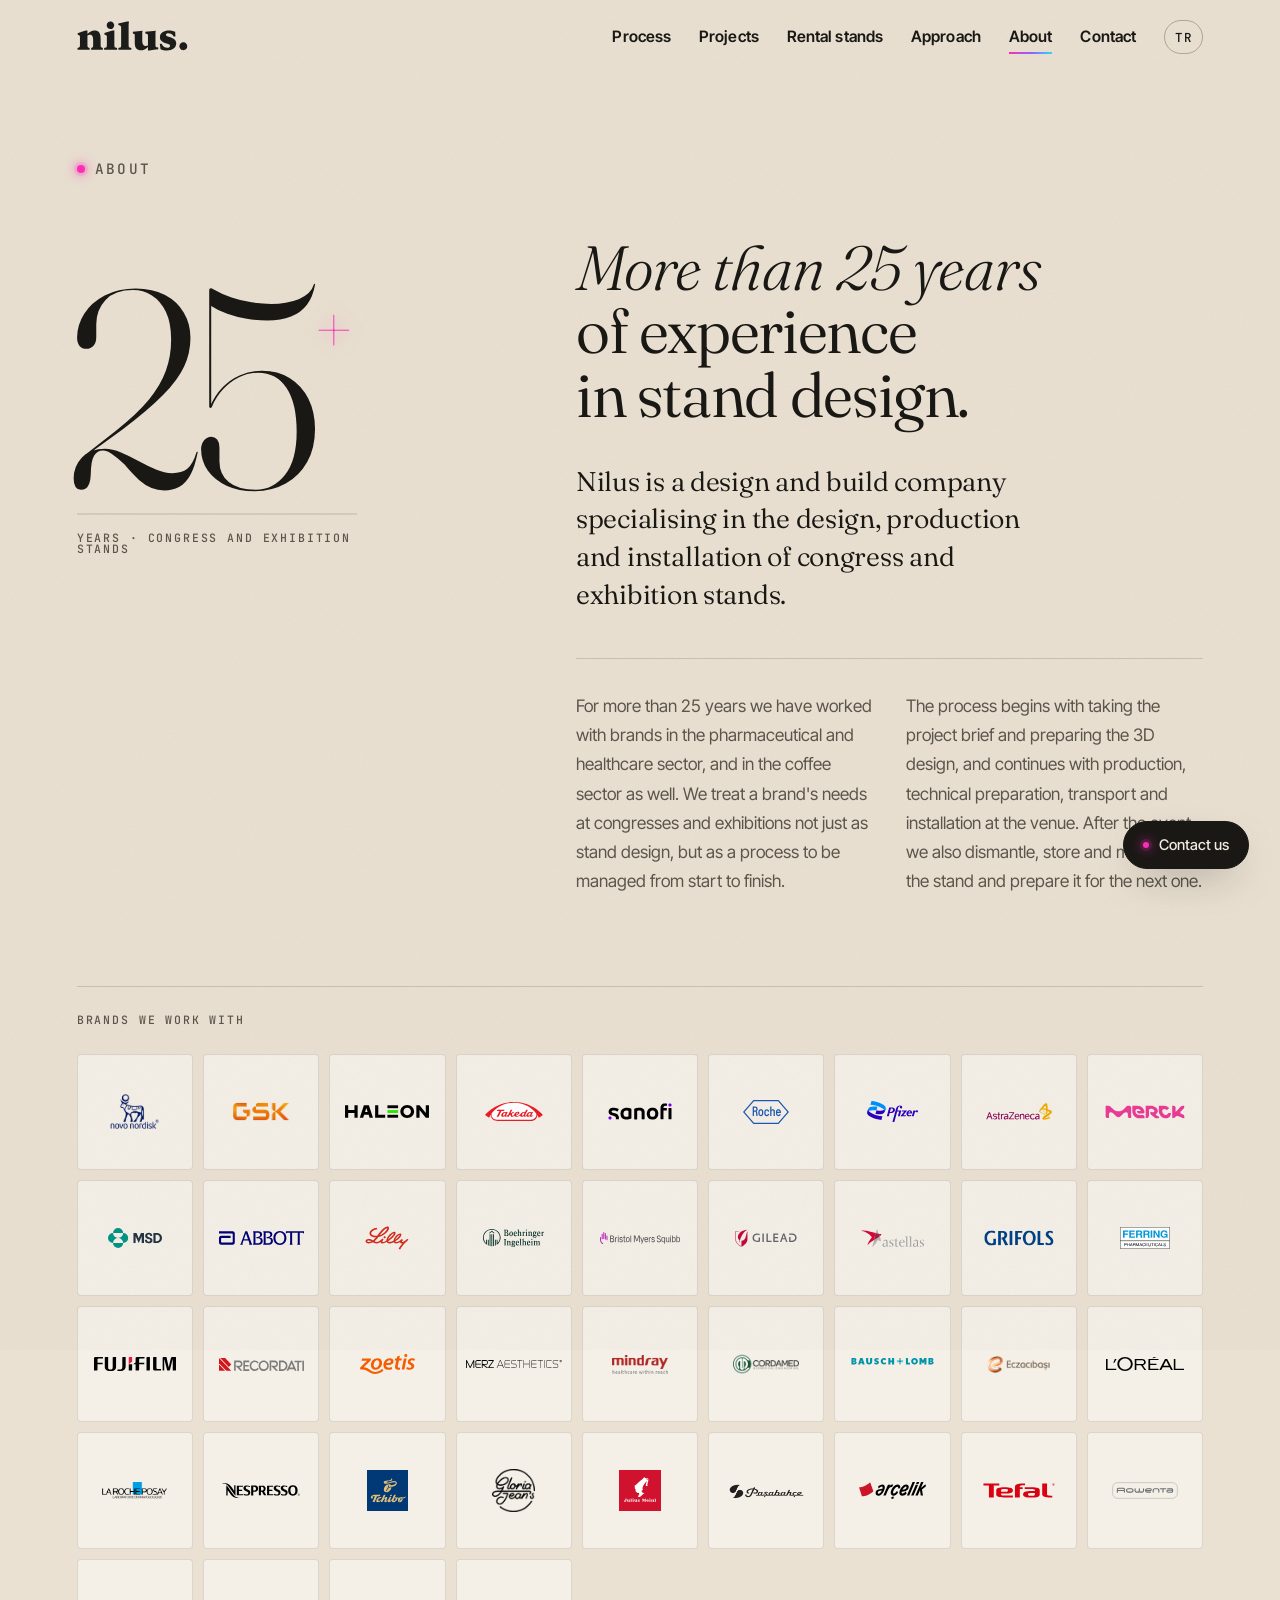
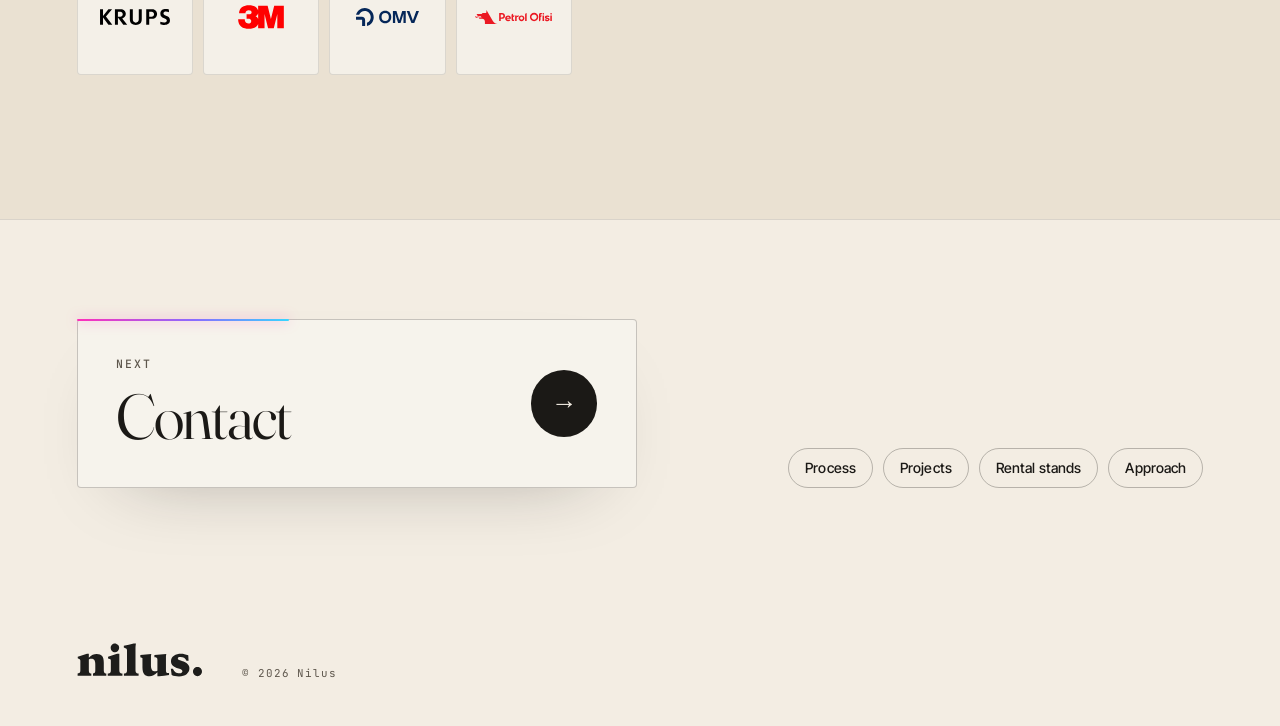
<file: en-about.html>
<!doctype html>
<!-- Generated by _dev/build.ps1 from _dev/site.html. Edit the source, then rebuild. -->
<html lang="en">
<head>
  <meta charset="utf-8">
  <meta name="viewport" content="width=device-width, initial-scale=1, viewport-fit=cover">
  <title>About — Nilus | More than 25 years in stand design</title>
  <meta name="description" content="Nilus is a design and build company specialised in the design, production and installation of congress and exhibition stands.">
  <meta name="theme-color" content="#F3EDE3">
  <meta property="og:type" content="website">
  <meta property="og:locale" content="en_GB">
  <meta property="og:title" content="About — Nilus | More than 25 years in stand design">
  <meta property="og:description" content="Nilus is a design and build company specialised in the design, production and installation of congress and exhibition stands.">
  <!-- The page's own address and its other-language twin (filled in by _dev/build.ps1). -->
  <link rel="canonical" href="https://nilus.com.tr/en-about.html">
  <link rel="alternate" hreflang="tr" href="https://nilus.com.tr/hakkimizda.html">
  <link rel="alternate" hreflang="en" href="https://nilus.com.tr/en-about.html">
  <link rel="alternate" hreflang="x-default" href="https://nilus.com.tr/hakkimizda.html">
  <!-- Link preview card. Scrapers need absolute addresses. -->
  <meta property="og:site_name" content="Nilus">
  <meta property="og:url" content="https://nilus.com.tr/en-about.html">
  <meta property="og:image" content="https://nilus.com.tr/assets/og-image.jpg">
  <meta property="og:image:width" content="1200">
  <meta property="og:image:height" content="630">
  <meta property="og:image:alt" content="The Nilus logo and a model of a congress stand">
  <meta name="twitter:card" content="summary_large_image">
  <!-- The site's icon ("n." from the logo). Search engines and older browsers ask for /favicon.ico and a PNG;
       current browsers take the SVG. -->
  <link rel="icon" href="favicon.ico" sizes="48x48">
  <link rel="icon" href="assets/favicon.svg?v=2" type="image/svg+xml">
  <link rel="icon" href="assets/icon-192.png" type="image/png" sizes="192x192">
  <link rel="apple-touch-icon" href="assets/apple-touch-icon.png">
  <link rel="preconnect" href="https://cdn.jsdelivr.net" crossorigin>
  <!-- The typefaces are served from the site itself (css/fonts.css) and fetched with the first requests: the text
       settles at once and the 3D scene, which waits for them, starts sooner. -->
  <link rel="preload" href="assets/fonts/fraunces-normal-latin.woff2" as="font" type="font/woff2" crossorigin>
  <link rel="preload" href="assets/fonts/fraunces-italic-latin.woff2" as="font" type="font/woff2" crossorigin>
  <link rel="preload" href="assets/fonts/inter-tight-normal-latin.woff2" as="font" type="font/woff2" crossorigin>
  <link rel="preload" href="assets/fonts/jetbrains-mono-normal-latin.woff2" as="font" type="font/woff2" crossorigin>
  <!-- Turkish letters (latin-ext) -->
  <!-- (not preloaded on the English page) -->
  <!-- (not preloaded on the English page) -->
  <link rel="stylesheet" href="css/fonts.css?v=43">
  <link rel="stylesheet" href="css/base.css?v=43">
  <link rel="stylesheet" href="css/chrome.css?v=43">
  <link rel="stylesheet" href="css/hero-process.css?v=43">
  <link rel="stylesheet" href="css/sections.css?v=43">
  <link rel="stylesheet" href="css/projects.css?v=43">
  <script>
    // Reveal-on-scroll hides [data-reveal] only when JS runs; if ui.js never boots, show everything.
    document.documentElement.classList.add('js');
    setTimeout(function () { if (!document.documentElement.classList.contains('js-ui')) document.documentElement.classList.remove('js'); }, 4500);
  </script>
  <script type="module" src="js/page.js?v=43"></script>
  <script type="module" src="js/contact.js?v=43"></script>
</head>
<body>
  <a class="skip-link" href="#content">Skip to content</a>

  <!-- Nilus logo (original artwork, nilus logo/nilus logo black.svg) — referenced with <use> in nav and footer. -->
  <svg class="visually-hidden" aria-hidden="true" focusable="false">
    <symbol id="nilus-logo" viewBox="9 9 543 147">
      <path d="M23.48,86.74c0-2.23-.15-3.59-.61-4.59-.46-.99-1.24-1.63-2.5-2.4l-4.08-2.23-4.08-2.23v-6.41l20-6.7,20-6.7h7.96v17.47c5.44-5.63,10.97-9.85,16.62-12.67,5.65-2.82,11.43-4.22,17.35-4.22,10.97,0,18.64,2.96,23.57,9.42,4.93,6.46,7.11,16.41,7.11,30.38v28.73c0,3.21.14,5.88.44,7.96.29,2.09.73,3.59,1.31,4.46.58.97,1.65,1.75,3.18,2.36,1.53.61,3.52,1.04,5.95,1.33v9.51h-57.47v-9.51c2.23-.48,4.08-1.07,5.49-1.75,1.41-.68,2.38-1.46,2.86-2.33s.87-2.28,1.14-4.27c.27-1.99.41-4.56.41-7.77v-20.38c0-9.32-.97-16.16-3.52-20.68-2.55-4.51-6.67-6.7-12.98-6.7-1.84,0-3.69.24-5.58.75-1.89.51-3.83,1.29-5.87,2.35v44.66c0,3.3.14,5.97.41,8.03.27,2.06.65,3.52,1.14,4.39.49.88,1.5,1.65,3.03,2.28s3.57,1.12,6.09,1.41v9.51H11.64v-9.51c2.62-.39,4.76-.92,6.41-1.58,1.65-.66,2.82-1.43,3.5-2.31.68-.87,1.16-2.33,1.48-4.37.31-2.04.46-4.66.46-7.87v-37.86Z"/>
      <path d="M205.43,150.23h-63.49v-9.51c3.11-.29,5.63-.73,7.55-1.33,1.92-.61,3.23-1.38,3.91-2.36.68-.87,1.16-2.38,1.48-4.46.31-2.09.46-4.76.46-7.96v-37.86c0-2.82-.05-4.47-.65-5.63-.61-1.16-1.77-1.84-4-2.72l-3.69-1.46-3.69-1.46v-7.18l19.41-6.41,19.41-6.41h9.9v69.12c0,3.21.19,5.88.56,7.96.36,2.09.9,3.59,1.58,4.46.68.97,1.94,1.75,3.81,2.36,1.87.61,4.34,1.04,7.45,1.33v9.51ZM173.01,48.49c-5.05,0-9.66-2.09-13.01-5.44-3.35-3.35-5.43-7.96-5.43-13.01s2.09-9.76,5.43-13.08c3.35-3.32,7.96-5.36,13.01-5.36,2.43,0,4.71.44,6.84,1.34,2.14.9,4.13,2.26,5.97,4.1,6.02,5.24,6.65,13.3,3.86,19.95-2.79,6.65-9,11.89-16.67,11.5Z"/>
      <path d="M225.25,42.67c0-2.81-.34-5.1-1.02-6.82-.68-1.72-1.7-2.89-3.06-3.47l-4.85-2.04-4.85-2.04v-6.99l21.36-4.85,21.36-4.85h9.7c-.68,3.59-1.16,6.99-1.48,10.15-.31,3.16-.46,6.07-.46,8.69v94.16c0,3.21.19,5.88.56,7.96.36,2.09.9,3.59,1.58,4.46.68.97,1.94,1.75,3.81,2.36,1.87.61,4.34,1.04,7.45,1.33v9.51h-63.49v-9.51c3.11-.29,5.63-.73,7.55-1.33,1.92-.61,3.23-1.38,3.91-2.36.68-.87,1.16-2.38,1.48-4.46.31-2.09.46-4.76.46-7.96V42.67Z"/>
      <path d="M406.99,147.9l-21.26,2.52-21.26,2.52h-7.77v-17.09c-5.63,5.53-11.26,9.71-16.87,12.5-5.61,2.79-11.19,4.2-16.72,4.2-10.48,0-18.25-2.77-23.4-8.81-5.14-6.04-7.67-15.36-7.67-28.47v-36.31c0-2.43,0-3.79-.39-4.66-.39-.87-1.17-1.26-2.72-1.75l-3.01-1.17-3.01-1.17v-8.93l23.79-2.33,23.79-2.33c-.58,1.84-1.02,3.93-1.31,6.28-.29,2.35-.44,4.97-.44,7.89v37.08c0,7.38,1.6,13.3,4.64,17.38,3.03,4.08,7.5,6.31,13.23,6.31,1.55,0,3.15-.24,4.83-.75,1.67-.51,3.42-1.29,5.27-2.36v-45.82c0-2.62-.24-4.71-.83-6.34-.58-1.63-1.5-2.79-2.86-3.57-1.36-.78-2.48-1.26-3.86-1.63s-3.03-.61-5.46-.9v-8.93l25.73-2.33,25.73-2.33c-.49,1.75-.88,3.79-1.14,6.14s-.41,5.02-.41,8.03v53.78c0,3.01.15,5.49.46,7.43s.8,3.35,1.48,4.22c.58.87,1.75,1.55,3.5,2.01,1.75.46,4.08.7,6.99.7h.97v8.93Z"/>
      <path d="M482.74,143.83c-4.18,3.2-8.98,5.58-14.42,7.16-5.44,1.58-11.5,2.35-18.2,2.35s-12.28-.53-17.6-1.6c-5.32-1.07-10.07-2.67-14.25-4.81l-1.75-13.4-1.75-13.4h8.93c2.81,6.7,6.26,11.6,10.92,14.83s10.53,4.78,18.2,4.78c3.2,0,6.21-1.02,8.42-2.6,2.21-1.58,3.62-3.71,3.62-5.94,0-2.62-1.12-4.66-3.79-6.46-2.67-1.8-6.89-3.35-13.11-5-10.87-2.91-19.03-6.99-24.46-12.23-5.44-5.24-8.15-11.65-8.15-19.22,0-5.44,1.07-10.19,3.2-14.27,2.14-4.08,5.34-7.48,9.61-10.2,4.27-2.72,9.03-4.76,14.27-6.11,5.24-1.36,10.97-2.04,17.18-2.04,4.37,0,9.08.48,14.15,1.48,5.07,1,10.51,2.5,16.33,4.54l.68,11.84.68,11.84h-9.12c-2.62-5.34-6.12-9.37-10.46-12.06-4.34-2.69-9.54-4.05-15.56-4.05-3.79,0-6.6.58-8.47,1.77-1.87,1.19-2.79,2.99-2.79,5.41s.83,3.98,3.42,5.48c2.6,1.5,6.96,2.96,14.05,5.19,10.77,3.4,18.93,7.28,24.39,12.28,5.46,5,8.23,11.11,8.23,18.98,0,5.34-1.02,10.1-3.08,14.32-2.06,4.22-5.17,7.91-9.34,11.12Z"/>
      <path d="M549.36,132.76c0,5.44-2.18,10.39-5.73,13.98-3.54,3.59-8.45,5.82-13.88,5.82-5.14,0-9.95-2.28-13.47-5.9-3.52-3.62-5.75-8.57-5.75-13.91s2.14-10.49,5.61-14.05c3.47-3.57,8.28-5.75,13.61-5.75s10.44,2.18,13.95,5.75c3.52,3.57,5.65,8.52,5.65,14.05Z"/>
    </symbol>
  </svg>

  <div class="grain" aria-hidden="true"></div>

  <header class="nav">
    <div class="nav-inner">
      <a class="wordmark" href="en.html" aria-label="Nilus — top of page">
        <!-- The outer viewBox starts at 0: <use> places the symbol at the origin, so an offset here would crop the artwork. -->
        <svg class="logo" viewBox="0 0 543 147" aria-hidden="true" focusable="false"><use href="#nilus-logo"/></svg>
      </a>
      <button class="nav-toggle" type="button" aria-expanded="false" aria-controls="nav-menu">
        <span class="nav-toggle-lines" aria-hidden="true"></span><span class="visually-hidden">Menu</span>
      </button>
      <nav id="nav-menu" class="nav-menu" aria-label="Main menu">
        <ul class="nav-links">
          <li><a href="en.html">Process</a></li>
          <li><a href="en-projects.html">Projects</a></li>
          <li><a href="en-rental.html">Rental stands</a></li>
          <li><a href="en-approach.html">Approach</a></li>
          <li><a href="en-about.html" aria-current="page">About</a></li>
          <li><a href="en-contact.html">Contact</a></li>
          <li><a class="nav-lang" href="hakkimizda.html" lang="tr" hreflang="tr" aria-label="Türkçe">TR</a></li>
        </ul>
      </nav>
    </div>
  </header>


  <main id="content" tabindex="-1">




    <section id="hakkimizda" class="section about" aria-labelledby="about-title">
      <div class="wrap about-grid">
        <p class="eyebrow about-eyebrow" data-reveal><span class="neon-dot" aria-hidden="true"></span>About</p>
        <div class="about-mark" data-reveal aria-hidden="true">
          <span class="about-num">25<sup>+</sup></span>
          <span class="about-num-caption">years · congress and exhibition stands</span>
        </div>
        <div class="about-copy">
          <h1 id="about-title" class="section-title" data-reveal><em>More than 25 years</em> of experience in stand design.</h1>
          <p class="about-lead" data-reveal>Nilus is a design and build company specialising in the design, production and installation of congress and exhibition stands.</p>
          <div class="about-cols" data-reveal>
            <p>For more than 25 years we have worked with brands in the pharmaceutical and healthcare sector, and in the coffee sector as well. We treat a brand's needs at congresses and exhibitions not just as stand design, but as a process to be managed from start to finish.</p>
            <p>The process begins with taking the project brief and preparing the 3D design, and continues with production, technical preparation, transport and installation at the venue. After the event, we also dismantle, store and maintain the stand and prepare it for the next one.</p>
          </div>
        </div>
      </div>
      <!-- Client logos (assets/brands, original brand artwork) in square tiles. --w is each logo's balanced width,
           as a share of the tile: 200 would fill it. Add a logo = add one <li>. -->
      <div class="wrap brands">
        <h3 class="brands-title" data-reveal>Brands we work with</h3>
        <ul class="brands-grid" data-reveal>
          <li><img src="assets/brands/novo-nordisk.png" alt="Novo Nordisk" style="--w: 86" width="86" height="61" loading="lazy" decoding="async"></li>
          <li><img src="assets/brands/gsk.png" alt="GSK" style="--w: 102" width="102" height="33" loading="lazy" decoding="async"></li>
          <li><img src="assets/brands/haleon.svg" alt="Haleon" style="--w: 147" width="147" height="23" loading="lazy" decoding="async"></li>
          <li><img src="assets/brands/takeda.svg" alt="Takeda" style="--w: 101" width="101" height="34" loading="lazy" decoding="async"></li>
          <li><img src="assets/brands/sanofi.svg" alt="Sanofi" style="--w: 112" width="112" height="30" loading="lazy" decoding="async"></li>
          <li><img src="assets/brands/roche.svg" alt="Roche" style="--w: 81" width="81" height="42" loading="lazy" decoding="async"></li>
          <li><img src="assets/brands/pfizer.svg" alt="Pfizer" style="--w: 90" width="90" height="37" loading="lazy" decoding="async"></li>
          <li><img src="assets/brands/astrazeneca.svg" alt="AstraZeneca" style="--w: 115" width="115" height="29" loading="lazy" decoding="async"></li>
          <li><img src="assets/brands/merck.svg" alt="Merck" style="--w: 140" width="140" height="24" loading="lazy" decoding="async"></li>
          <li><img src="assets/brands/msd.svg" alt="MSD" style="--w: 94" width="94" height="35" loading="lazy" decoding="async"></li>
          <li><img src="assets/brands/abbott.svg" alt="Abbott" style="--w: 149" width="149" height="23" loading="lazy" decoding="async"></li>
          <li><img src="assets/brands/lilly.svg" alt="Lilly" style="--w: 77" width="77" height="43" loading="lazy" decoding="async"></li>
          <li><img src="assets/brands/boehringer.svg" alt="Boehringer Ingelheim" style="--w: 106" width="106" height="32" loading="lazy" decoding="async"></li>
          <li><img src="assets/brands/bms.svg" alt="Bristol Myers Squibb" style="--w: 142" width="142" height="23" loading="lazy" decoding="async"></li>
          <li><img src="assets/brands/gilead.svg" alt="Gilead" style="--w: 109" width="109" height="31" loading="lazy" decoding="async"></li>
          <li><img src="assets/brands/astellas.svg" alt="Astellas" style="--w: 109" width="109" height="30" loading="lazy" decoding="async"></li>
          <li><img src="assets/brands/grifols.svg" alt="Grifols" style="--w: 122" width="122" height="27" loading="lazy" decoding="async"></li>
          <li><img src="assets/brands/ferring.svg" alt="Ferring" style="--w: 86" width="86" height="40" loading="lazy" decoding="async"></li>
          <li><img src="assets/brands/fujifilm.svg" alt="Fujifilm" style="--w: 143" width="143" height="24" loading="lazy" decoding="async"></li>
          <li><img src="assets/brands/recordati.svg" alt="Recordati" style="--w: 149" width="149" height="22" loading="lazy" decoding="async"></li>
          <li><img src="assets/brands/zoetis.svg" alt="Zoetis" style="--w: 95" width="95" height="36" loading="lazy" decoding="async"></li>
          <li><img src="assets/brands/merz-aesthetics.svg" alt="Merz Aesthetics" style="--w: 168" width="168" height="15" loading="lazy" decoding="async"></li>
          <li><img src="assets/brands/mindray.png" alt="Mindray" style="--w: 99" width="99" height="34" loading="lazy" decoding="async"></li>
          <li><img src="assets/brands/cordamed.png" alt="Cordamed" style="--w: 116" width="116" height="39" loading="lazy" decoding="async"></li>
          <li><img src="assets/brands/bausch-lomb.svg" alt="Bausch + Lomb" style="--w: 145" width="145" height="23" loading="lazy" decoding="async"></li>
          <li><img src="assets/brands/eczacibasi.png" alt="Eczacıbaşı" style="--w: 111" width="111" height="30" loading="lazy" decoding="async"></li>
          <li><img src="assets/brands/loreal.svg" alt="L'Oréal" style="--w: 137" width="137" height="25" loading="lazy" decoding="async"></li>
          <li><img src="assets/brands/la-roche-posay.png" alt="La Roche-Posay" style="--w: 114" width="114" height="29" loading="lazy" decoding="async"></li>
          <li><img src="assets/brands/nespresso.svg" alt="Nespresso" style="--w: 137" width="137" height="25" loading="lazy" decoding="async"></li>
          <li><img src="assets/brands/tchibo.svg" alt="Tchibo" style="--w: 54" width="54" height="54" loading="lazy" decoding="async"></li>
          <li><img src="assets/brands/gloria-jeans.png" alt="Gloria Jean's" style="--w: 76" width="76" height="76" loading="lazy" decoding="async"></li>
          <li><img src="assets/brands/julius-meinl.svg" alt="Julius Meinl" style="--w: 54" width="54" height="54" loading="lazy" decoding="async"></li>
          <li><img src="assets/brands/pasabahce.png" alt="Paşabahçe" style="--w: 134" width="134" height="34" loading="lazy" decoding="async"></li>
          <li><img src="assets/brands/arcelik.svg" alt="Arçelik" style="--w: 118" width="118" height="29" loading="lazy" decoding="async"></li>
          <li><img src="assets/brands/tefal.svg" alt="Tefal" style="--w: 126" width="126" height="27" loading="lazy" decoding="async"></li>
          <li><img src="assets/brands/rowenta.svg" alt="Rowenta" style="--w: 115" width="115" height="29" loading="lazy" decoding="async"></li>
          <li><img src="assets/brands/krups.svg" alt="Krups" style="--w: 124" width="124" height="27" loading="lazy" decoding="async"></li>
          <li><img src="assets/brands/3m.svg" alt="3M" style="--w: 80" width="80" height="42" loading="lazy" decoding="async"></li>
          <li><img src="assets/brands/omv.svg" alt="OMV" style="--w: 110" width="110" height="31" loading="lazy" decoding="async"></li>
          <li><img src="assets/brands/petrol-ofisi.svg" alt="Petrol Ofisi" style="--w: 135" width="135" height="25" loading="lazy" decoding="async"></li>
        </ul>
      </div>
    </section>


    <section class="section page-next" aria-label="Other pages">
      <div class="wrap page-next-inner">
        <a class="page-next-main" href="en-contact.html" data-reveal>
          <span class="page-next-text"><span class="page-next-label">Next</span><span class="page-next-name">Contact</span></span>
          <span class="page-next-arrow" aria-hidden="true">&rarr;</span>
        </a>
        <ul class="page-next-others" data-reveal>
          <li><a class="btn btn-ghost btn-small" href="en.html">Process</a></li>
          <li><a class="btn btn-ghost btn-small" href="en-projects.html">Projects</a></li>
          <li><a class="btn btn-ghost btn-small" href="en-rental.html">Rental stands</a></li>
          <li><a class="btn btn-ghost btn-small" href="en-approach.html">Approach</a></li>
        </ul>
      </div>
    </section>
    <footer class="footer">
      <div class="wrap footer-inner">
        <p class="wordmark wordmark-footer">
          <svg class="logo" viewBox="0 0 543 147" role="img" aria-label="Nilus"><use href="#nilus-logo"/></svg>
        </p>
        <p class="footer-copy">© 2026 Nilus</p>
      </div>
    </footer>
  </main>

  <!-- Message box, bottom right on every screen — same endpoint as the contact form (js/contact.js) -->
  <div class="helpbox" id="helpbox">
    <section id="helpbox-panel" class="helpbox-panel" aria-labelledby="helpbox-title" hidden>
      <div class="helpbox-head">
        <h2 id="helpbox-title" class="helpbox-title">Contact us</h2>
        <button type="button" class="helpbox-close" aria-label="Close"><span aria-hidden="true">×</span></button>
      </div>
      <p class="helpbox-lede">Send us your question or idea and we will reply by e-mail.</p>
      <form class="helpbox-form" data-endpoint="api/mesajlar.php" novalidate>
        <p class="field">
          <label for="hb-name">Full name <span class="field-required" aria-hidden="true">*</span></label>
          <input id="hb-name" name="name" type="text" autocomplete="name" maxlength="120" required>
        </p>
        <p class="field">
          <label for="hb-email">E-mail <span class="field-required" aria-hidden="true">*</span></label>
          <input id="hb-email" name="email" type="email" autocomplete="email" maxlength="200" required>
        </p>
        <p class="field">
          <label for="hb-message">Your message <span class="field-required" aria-hidden="true">*</span></label>
          <textarea id="hb-message" name="message" rows="3" maxlength="4000" required></textarea>
        </p>
        <div class="field field-files">
          <span class="field-label">Photo or file</span>
          <label class="file-pick"><input type="file" name="files" multiple><span aria-hidden="true">+</span>Add files</label>
          <ul class="file-list" aria-label="Attached files"></ul>
        </div>
        <p class="field-trap" aria-hidden="true">
          <label for="hb-website">Leave this field empty</label>
          <input id="hb-website" name="website" type="text" tabindex="-1" autocomplete="off">
        </p>
        <div class="form-actions">
          <button class="btn btn-small" type="submit">Send<span class="btn-arrow" aria-hidden="true">→</span></button>
          <p class="form-status" role="status" aria-live="polite"></p>
        </div>
      </form>
    </section>
    <button type="button" class="helpbox-toggle" aria-expanded="false" aria-controls="helpbox-panel">
      <span class="neon-dot" aria-hidden="true"></span>Contact us
    </button>
  </div>

</body>
</html>
</file>
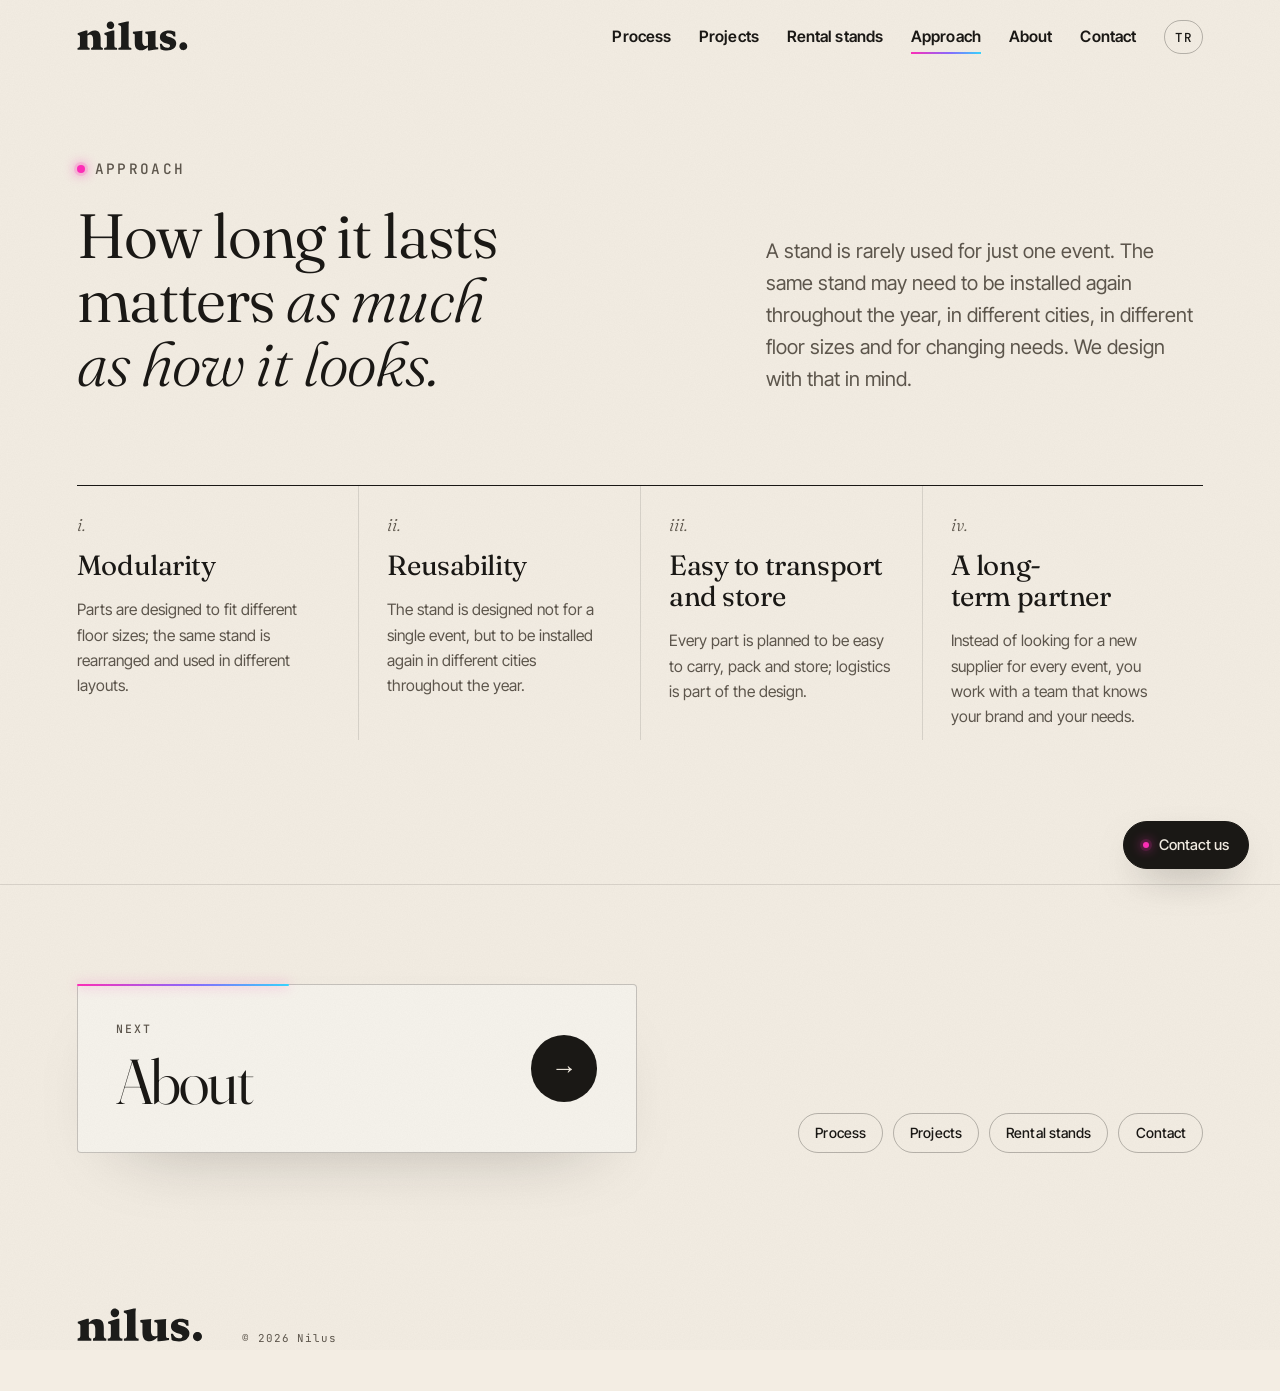
<file: en-approach.html>
<!doctype html>
<!-- Generated by _dev/build.ps1 from _dev/site.html. Edit the source, then rebuild. -->
<html lang="en">
<head>
  <meta charset="utf-8">
  <meta name="viewport" content="width=device-width, initial-scale=1, viewport-fit=cover">
  <title>Approach — Nilus | Built to be used again</title>
  <meta name="description" content="Nilus designs stands not for a single event but to be set up again in different cities and in different floor sizes.">
  <meta name="theme-color" content="#F3EDE3">
  <meta property="og:type" content="website">
  <meta property="og:locale" content="en_GB">
  <meta property="og:title" content="Approach — Nilus | Built to be used again">
  <meta property="og:description" content="Nilus designs stands not for a single event but to be set up again in different cities and in different floor sizes.">
  <!-- The page's own address and its other-language twin (filled in by _dev/build.ps1). -->
  <link rel="canonical" href="https://nilus.com.tr/en-approach.html">
  <link rel="alternate" hreflang="tr" href="https://nilus.com.tr/yaklasim.html">
  <link rel="alternate" hreflang="en" href="https://nilus.com.tr/en-approach.html">
  <link rel="alternate" hreflang="x-default" href="https://nilus.com.tr/yaklasim.html">
  <!-- Link preview card. Scrapers need absolute addresses. -->
  <meta property="og:site_name" content="Nilus">
  <meta property="og:url" content="https://nilus.com.tr/en-approach.html">
  <meta property="og:image" content="https://nilus.com.tr/assets/og-image.jpg">
  <meta property="og:image:width" content="1200">
  <meta property="og:image:height" content="630">
  <meta property="og:image:alt" content="The Nilus logo and a model of a congress stand">
  <meta name="twitter:card" content="summary_large_image">
  <!-- The site's icon ("n." from the logo). Search engines and older browsers ask for /favicon.ico and a PNG;
       current browsers take the SVG. -->
  <link rel="icon" href="favicon.ico" sizes="48x48">
  <link rel="icon" href="assets/favicon.svg?v=2" type="image/svg+xml">
  <link rel="icon" href="assets/icon-192.png" type="image/png" sizes="192x192">
  <link rel="apple-touch-icon" href="assets/apple-touch-icon.png">
  <link rel="preconnect" href="https://cdn.jsdelivr.net" crossorigin>
  <!-- The typefaces are served from the site itself (css/fonts.css) and fetched with the first requests: the text
       settles at once and the 3D scene, which waits for them, starts sooner. -->
  <link rel="preload" href="assets/fonts/fraunces-normal-latin.woff2" as="font" type="font/woff2" crossorigin>
  <link rel="preload" href="assets/fonts/fraunces-italic-latin.woff2" as="font" type="font/woff2" crossorigin>
  <link rel="preload" href="assets/fonts/inter-tight-normal-latin.woff2" as="font" type="font/woff2" crossorigin>
  <link rel="preload" href="assets/fonts/jetbrains-mono-normal-latin.woff2" as="font" type="font/woff2" crossorigin>
  <!-- Turkish letters (latin-ext) -->
  <!-- (not preloaded on the English page) -->
  <!-- (not preloaded on the English page) -->
  <link rel="stylesheet" href="css/fonts.css?v=43">
  <link rel="stylesheet" href="css/base.css?v=43">
  <link rel="stylesheet" href="css/chrome.css?v=43">
  <link rel="stylesheet" href="css/hero-process.css?v=43">
  <link rel="stylesheet" href="css/sections.css?v=43">
  <link rel="stylesheet" href="css/projects.css?v=43">
  <script>
    // Reveal-on-scroll hides [data-reveal] only when JS runs; if ui.js never boots, show everything.
    document.documentElement.classList.add('js');
    setTimeout(function () { if (!document.documentElement.classList.contains('js-ui')) document.documentElement.classList.remove('js'); }, 4500);
  </script>
  <script type="module" src="js/page.js?v=43"></script>
  <script type="module" src="js/contact.js?v=43"></script>
</head>
<body>
  <a class="skip-link" href="#content">Skip to content</a>

  <!-- Nilus logo (original artwork, nilus logo/nilus logo black.svg) — referenced with <use> in nav and footer. -->
  <svg class="visually-hidden" aria-hidden="true" focusable="false">
    <symbol id="nilus-logo" viewBox="9 9 543 147">
      <path d="M23.48,86.74c0-2.23-.15-3.59-.61-4.59-.46-.99-1.24-1.63-2.5-2.4l-4.08-2.23-4.08-2.23v-6.41l20-6.7,20-6.7h7.96v17.47c5.44-5.63,10.97-9.85,16.62-12.67,5.65-2.82,11.43-4.22,17.35-4.22,10.97,0,18.64,2.96,23.57,9.42,4.93,6.46,7.11,16.41,7.11,30.38v28.73c0,3.21.14,5.88.44,7.96.29,2.09.73,3.59,1.31,4.46.58.97,1.65,1.75,3.18,2.36,1.53.61,3.52,1.04,5.95,1.33v9.51h-57.47v-9.51c2.23-.48,4.08-1.07,5.49-1.75,1.41-.68,2.38-1.46,2.86-2.33s.87-2.28,1.14-4.27c.27-1.99.41-4.56.41-7.77v-20.38c0-9.32-.97-16.16-3.52-20.68-2.55-4.51-6.67-6.7-12.98-6.7-1.84,0-3.69.24-5.58.75-1.89.51-3.83,1.29-5.87,2.35v44.66c0,3.3.14,5.97.41,8.03.27,2.06.65,3.52,1.14,4.39.49.88,1.5,1.65,3.03,2.28s3.57,1.12,6.09,1.41v9.51H11.64v-9.51c2.62-.39,4.76-.92,6.41-1.58,1.65-.66,2.82-1.43,3.5-2.31.68-.87,1.16-2.33,1.48-4.37.31-2.04.46-4.66.46-7.87v-37.86Z"/>
      <path d="M205.43,150.23h-63.49v-9.51c3.11-.29,5.63-.73,7.55-1.33,1.92-.61,3.23-1.38,3.91-2.36.68-.87,1.16-2.38,1.48-4.46.31-2.09.46-4.76.46-7.96v-37.86c0-2.82-.05-4.47-.65-5.63-.61-1.16-1.77-1.84-4-2.72l-3.69-1.46-3.69-1.46v-7.18l19.41-6.41,19.41-6.41h9.9v69.12c0,3.21.19,5.88.56,7.96.36,2.09.9,3.59,1.58,4.46.68.97,1.94,1.75,3.81,2.36,1.87.61,4.34,1.04,7.45,1.33v9.51ZM173.01,48.49c-5.05,0-9.66-2.09-13.01-5.44-3.35-3.35-5.43-7.96-5.43-13.01s2.09-9.76,5.43-13.08c3.35-3.32,7.96-5.36,13.01-5.36,2.43,0,4.71.44,6.84,1.34,2.14.9,4.13,2.26,5.97,4.1,6.02,5.24,6.65,13.3,3.86,19.95-2.79,6.65-9,11.89-16.67,11.5Z"/>
      <path d="M225.25,42.67c0-2.81-.34-5.1-1.02-6.82-.68-1.72-1.7-2.89-3.06-3.47l-4.85-2.04-4.85-2.04v-6.99l21.36-4.85,21.36-4.85h9.7c-.68,3.59-1.16,6.99-1.48,10.15-.31,3.16-.46,6.07-.46,8.69v94.16c0,3.21.19,5.88.56,7.96.36,2.09.9,3.59,1.58,4.46.68.97,1.94,1.75,3.81,2.36,1.87.61,4.34,1.04,7.45,1.33v9.51h-63.49v-9.51c3.11-.29,5.63-.73,7.55-1.33,1.92-.61,3.23-1.38,3.91-2.36.68-.87,1.16-2.38,1.48-4.46.31-2.09.46-4.76.46-7.96V42.67Z"/>
      <path d="M406.99,147.9l-21.26,2.52-21.26,2.52h-7.77v-17.09c-5.63,5.53-11.26,9.71-16.87,12.5-5.61,2.79-11.19,4.2-16.72,4.2-10.48,0-18.25-2.77-23.4-8.81-5.14-6.04-7.67-15.36-7.67-28.47v-36.31c0-2.43,0-3.79-.39-4.66-.39-.87-1.17-1.26-2.72-1.75l-3.01-1.17-3.01-1.17v-8.93l23.79-2.33,23.79-2.33c-.58,1.84-1.02,3.93-1.31,6.28-.29,2.35-.44,4.97-.44,7.89v37.08c0,7.38,1.6,13.3,4.64,17.38,3.03,4.08,7.5,6.31,13.23,6.31,1.55,0,3.15-.24,4.83-.75,1.67-.51,3.42-1.29,5.27-2.36v-45.82c0-2.62-.24-4.71-.83-6.34-.58-1.63-1.5-2.79-2.86-3.57-1.36-.78-2.48-1.26-3.86-1.63s-3.03-.61-5.46-.9v-8.93l25.73-2.33,25.73-2.33c-.49,1.75-.88,3.79-1.14,6.14s-.41,5.02-.41,8.03v53.78c0,3.01.15,5.49.46,7.43s.8,3.35,1.48,4.22c.58.87,1.75,1.55,3.5,2.01,1.75.46,4.08.7,6.99.7h.97v8.93Z"/>
      <path d="M482.74,143.83c-4.18,3.2-8.98,5.58-14.42,7.16-5.44,1.58-11.5,2.35-18.2,2.35s-12.28-.53-17.6-1.6c-5.32-1.07-10.07-2.67-14.25-4.81l-1.75-13.4-1.75-13.4h8.93c2.81,6.7,6.26,11.6,10.92,14.83s10.53,4.78,18.2,4.78c3.2,0,6.21-1.02,8.42-2.6,2.21-1.58,3.62-3.71,3.62-5.94,0-2.62-1.12-4.66-3.79-6.46-2.67-1.8-6.89-3.35-13.11-5-10.87-2.91-19.03-6.99-24.46-12.23-5.44-5.24-8.15-11.65-8.15-19.22,0-5.44,1.07-10.19,3.2-14.27,2.14-4.08,5.34-7.48,9.61-10.2,4.27-2.72,9.03-4.76,14.27-6.11,5.24-1.36,10.97-2.04,17.18-2.04,4.37,0,9.08.48,14.15,1.48,5.07,1,10.51,2.5,16.33,4.54l.68,11.84.68,11.84h-9.12c-2.62-5.34-6.12-9.37-10.46-12.06-4.34-2.69-9.54-4.05-15.56-4.05-3.79,0-6.6.58-8.47,1.77-1.87,1.19-2.79,2.99-2.79,5.41s.83,3.98,3.42,5.48c2.6,1.5,6.96,2.96,14.05,5.19,10.77,3.4,18.93,7.28,24.39,12.28,5.46,5,8.23,11.11,8.23,18.98,0,5.34-1.02,10.1-3.08,14.32-2.06,4.22-5.17,7.91-9.34,11.12Z"/>
      <path d="M549.36,132.76c0,5.44-2.18,10.39-5.73,13.98-3.54,3.59-8.45,5.82-13.88,5.82-5.14,0-9.95-2.28-13.47-5.9-3.52-3.62-5.75-8.57-5.75-13.91s2.14-10.49,5.61-14.05c3.47-3.57,8.28-5.75,13.61-5.75s10.44,2.18,13.95,5.75c3.52,3.57,5.65,8.52,5.65,14.05Z"/>
    </symbol>
  </svg>

  <div class="grain" aria-hidden="true"></div>

  <header class="nav">
    <div class="nav-inner">
      <a class="wordmark" href="en.html" aria-label="Nilus — top of page">
        <!-- The outer viewBox starts at 0: <use> places the symbol at the origin, so an offset here would crop the artwork. -->
        <svg class="logo" viewBox="0 0 543 147" aria-hidden="true" focusable="false"><use href="#nilus-logo"/></svg>
      </a>
      <button class="nav-toggle" type="button" aria-expanded="false" aria-controls="nav-menu">
        <span class="nav-toggle-lines" aria-hidden="true"></span><span class="visually-hidden">Menu</span>
      </button>
      <nav id="nav-menu" class="nav-menu" aria-label="Main menu">
        <ul class="nav-links">
          <li><a href="en.html">Process</a></li>
          <li><a href="en-projects.html">Projects</a></li>
          <li><a href="en-rental.html">Rental stands</a></li>
          <li><a href="en-approach.html" aria-current="page">Approach</a></li>
          <li><a href="en-about.html">About</a></li>
          <li><a href="en-contact.html">Contact</a></li>
          <li><a class="nav-lang" href="yaklasim.html" lang="tr" hreflang="tr" aria-label="Türkçe">TR</a></li>
        </ul>
      </nav>
    </div>
  </header>


  <main id="content" tabindex="-1">



    <section id="yaklasim" class="section approach" aria-labelledby="approach-title">
      <div class="wrap">
        <div class="section-head">
          <p class="eyebrow" data-reveal><span class="neon-dot" aria-hidden="true"></span>Approach</p>
          <h1 id="approach-title" class="section-title" data-reveal>How long it lasts matters <em>as much as how it looks.</em></h1>
          <p class="section-lede" data-reveal>A stand is rarely used for just one event. The same stand may need to be installed again throughout the year, in different cities, in different floor sizes and for changing needs. We design with that in mind.</p>
        </div>
        <ol class="principles">
          <li class="principle" data-reveal>
            <span class="principle-num">i.</span>
            <h3>Modularity</h3>
            <p>Parts are designed to fit different floor sizes; the same stand is rearranged and used in different layouts.</p>
          </li>
          <li class="principle" data-reveal>
            <span class="principle-num">ii.</span>
            <h3>Reusability</h3>
            <p>The stand is designed not for a single event, but to be installed again in different cities throughout the year.</p>
          </li>
          <li class="principle" data-reveal>
            <span class="principle-num">iii.</span>
            <h3>Easy to transport and store</h3>
            <p>Every part is planned to be easy to carry, pack and store; logistics is part of the design.</p>
          </li>
          <li class="principle" data-reveal>
            <span class="principle-num">iv.</span>
            <h3>A long-term partner</h3>
            <p>Instead of looking for a new supplier for every event, you work with a team that knows your brand and your needs.</p>
          </li>
        </ol>
      </div>
    </section>



    <section class="section page-next" aria-label="Other pages">
      <div class="wrap page-next-inner">
        <a class="page-next-main" href="en-about.html" data-reveal>
          <span class="page-next-text"><span class="page-next-label">Next</span><span class="page-next-name">About</span></span>
          <span class="page-next-arrow" aria-hidden="true">&rarr;</span>
        </a>
        <ul class="page-next-others" data-reveal>
          <li><a class="btn btn-ghost btn-small" href="en.html">Process</a></li>
          <li><a class="btn btn-ghost btn-small" href="en-projects.html">Projects</a></li>
          <li><a class="btn btn-ghost btn-small" href="en-rental.html">Rental stands</a></li>
          <li><a class="btn btn-ghost btn-small" href="en-contact.html">Contact</a></li>
        </ul>
      </div>
    </section>
    <footer class="footer">
      <div class="wrap footer-inner">
        <p class="wordmark wordmark-footer">
          <svg class="logo" viewBox="0 0 543 147" role="img" aria-label="Nilus"><use href="#nilus-logo"/></svg>
        </p>
        <p class="footer-copy">© 2026 Nilus</p>
      </div>
    </footer>
  </main>

  <!-- Message box, bottom right on every screen — same endpoint as the contact form (js/contact.js) -->
  <div class="helpbox" id="helpbox">
    <section id="helpbox-panel" class="helpbox-panel" aria-labelledby="helpbox-title" hidden>
      <div class="helpbox-head">
        <h2 id="helpbox-title" class="helpbox-title">Contact us</h2>
        <button type="button" class="helpbox-close" aria-label="Close"><span aria-hidden="true">×</span></button>
      </div>
      <p class="helpbox-lede">Send us your question or idea and we will reply by e-mail.</p>
      <form class="helpbox-form" data-endpoint="api/mesajlar.php" novalidate>
        <p class="field">
          <label for="hb-name">Full name <span class="field-required" aria-hidden="true">*</span></label>
          <input id="hb-name" name="name" type="text" autocomplete="name" maxlength="120" required>
        </p>
        <p class="field">
          <label for="hb-email">E-mail <span class="field-required" aria-hidden="true">*</span></label>
          <input id="hb-email" name="email" type="email" autocomplete="email" maxlength="200" required>
        </p>
        <p class="field">
          <label for="hb-message">Your message <span class="field-required" aria-hidden="true">*</span></label>
          <textarea id="hb-message" name="message" rows="3" maxlength="4000" required></textarea>
        </p>
        <div class="field field-files">
          <span class="field-label">Photo or file</span>
          <label class="file-pick"><input type="file" name="files" multiple><span aria-hidden="true">+</span>Add files</label>
          <ul class="file-list" aria-label="Attached files"></ul>
        </div>
        <p class="field-trap" aria-hidden="true">
          <label for="hb-website">Leave this field empty</label>
          <input id="hb-website" name="website" type="text" tabindex="-1" autocomplete="off">
        </p>
        <div class="form-actions">
          <button class="btn btn-small" type="submit">Send<span class="btn-arrow" aria-hidden="true">→</span></button>
          <p class="form-status" role="status" aria-live="polite"></p>
        </div>
      </form>
    </section>
    <button type="button" class="helpbox-toggle" aria-expanded="false" aria-controls="helpbox-panel">
      <span class="neon-dot" aria-hidden="true"></span>Contact us
    </button>
  </div>

</body>
</html>
</file>
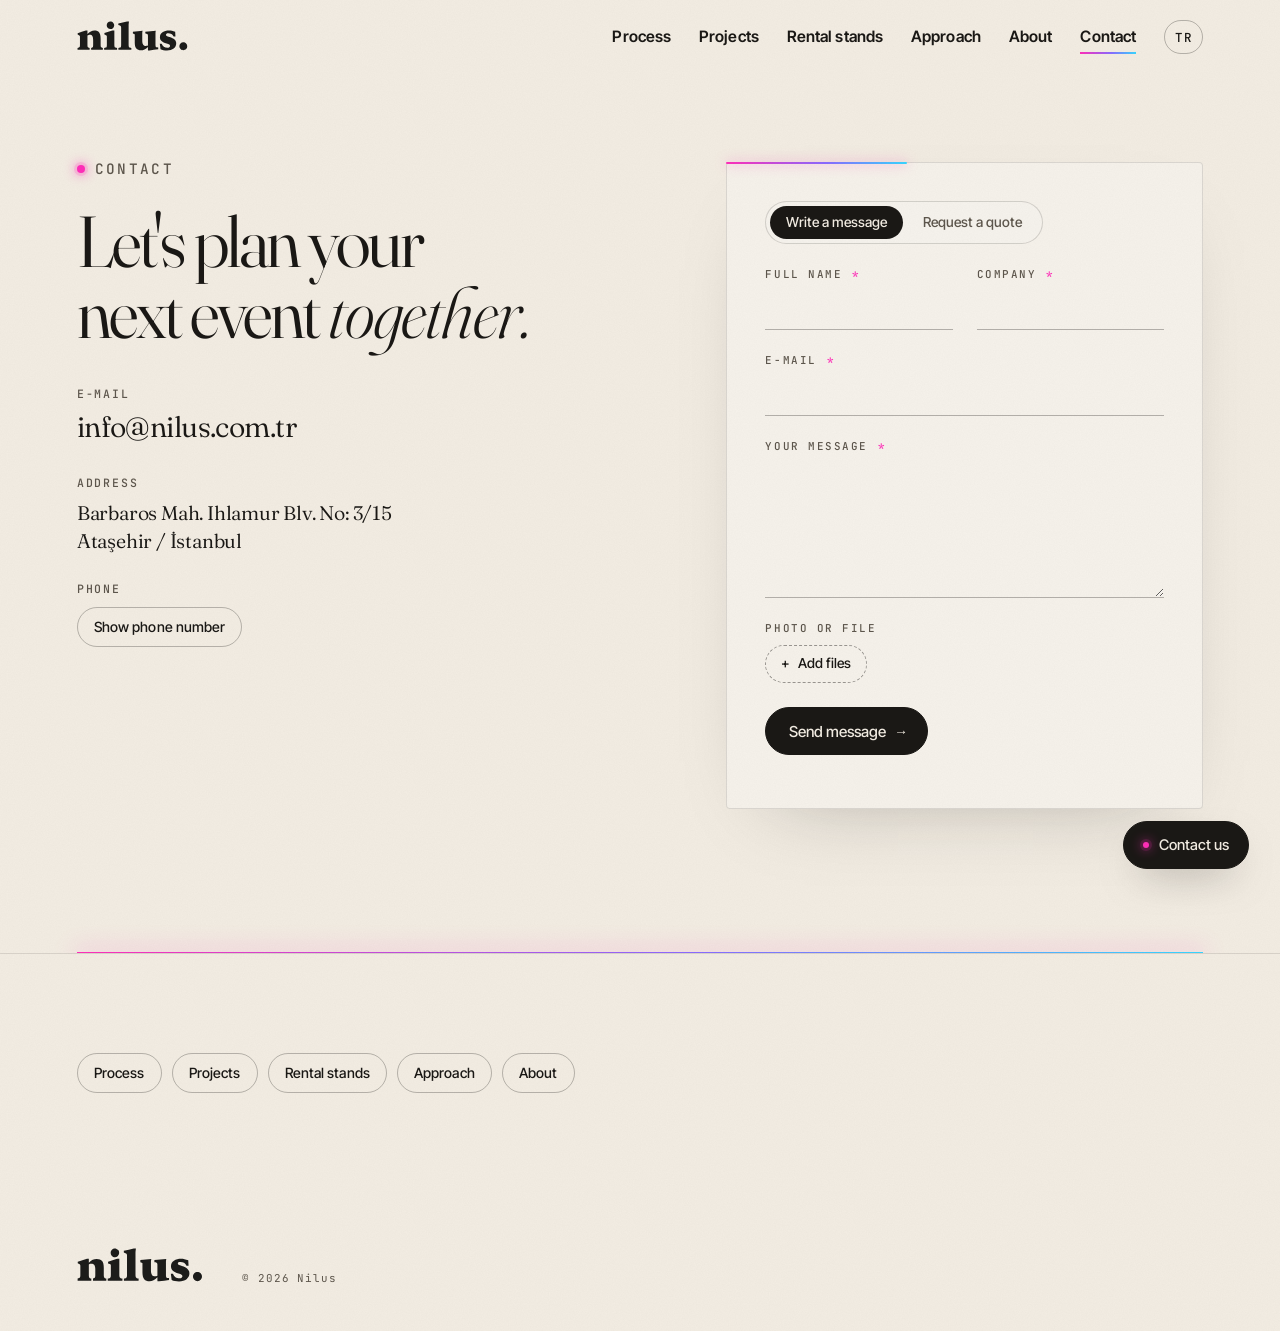
<file: en-contact.html>
<!doctype html>
<!-- Generated by _dev/build.ps1 from _dev/site.html. Edit the source, then rebuild. -->
<html lang="en">
<head>
  <meta charset="utf-8">
  <meta name="viewport" content="width=device-width, initial-scale=1, viewport-fit=cover">
  <title>Contact — Nilus | Write to us, request a quote</title>
  <meta name="description" content="Get in touch with Nilus: write a message or request a quote for your next event.">
  <meta name="theme-color" content="#F3EDE3">
  <meta property="og:type" content="website">
  <meta property="og:locale" content="en_GB">
  <meta property="og:title" content="Contact — Nilus | Write to us, request a quote">
  <meta property="og:description" content="Get in touch with Nilus: write a message or request a quote for your next event.">
  <!-- The page's own address and its other-language twin (filled in by _dev/build.ps1). -->
  <link rel="canonical" href="https://nilus.com.tr/en-contact.html">
  <link rel="alternate" hreflang="tr" href="https://nilus.com.tr/iletisim.html">
  <link rel="alternate" hreflang="en" href="https://nilus.com.tr/en-contact.html">
  <link rel="alternate" hreflang="x-default" href="https://nilus.com.tr/iletisim.html">
  <!-- Link preview card. Scrapers need absolute addresses. -->
  <meta property="og:site_name" content="Nilus">
  <meta property="og:url" content="https://nilus.com.tr/en-contact.html">
  <meta property="og:image" content="https://nilus.com.tr/assets/og-image.jpg">
  <meta property="og:image:width" content="1200">
  <meta property="og:image:height" content="630">
  <meta property="og:image:alt" content="The Nilus logo and a model of a congress stand">
  <meta name="twitter:card" content="summary_large_image">
  <!-- The site's icon ("n." from the logo). Search engines and older browsers ask for /favicon.ico and a PNG;
       current browsers take the SVG. -->
  <link rel="icon" href="favicon.ico" sizes="48x48">
  <link rel="icon" href="assets/favicon.svg?v=2" type="image/svg+xml">
  <link rel="icon" href="assets/icon-192.png" type="image/png" sizes="192x192">
  <link rel="apple-touch-icon" href="assets/apple-touch-icon.png">
  <link rel="preconnect" href="https://cdn.jsdelivr.net" crossorigin>
  <!-- The typefaces are served from the site itself (css/fonts.css) and fetched with the first requests: the text
       settles at once and the 3D scene, which waits for them, starts sooner. -->
  <link rel="preload" href="assets/fonts/fraunces-normal-latin.woff2" as="font" type="font/woff2" crossorigin>
  <link rel="preload" href="assets/fonts/fraunces-italic-latin.woff2" as="font" type="font/woff2" crossorigin>
  <link rel="preload" href="assets/fonts/inter-tight-normal-latin.woff2" as="font" type="font/woff2" crossorigin>
  <link rel="preload" href="assets/fonts/jetbrains-mono-normal-latin.woff2" as="font" type="font/woff2" crossorigin>
  <!-- Turkish letters (latin-ext) -->
  <!-- (not preloaded on the English page) -->
  <!-- (not preloaded on the English page) -->
  <link rel="stylesheet" href="css/fonts.css?v=43">
  <link rel="stylesheet" href="css/base.css?v=43">
  <link rel="stylesheet" href="css/chrome.css?v=43">
  <link rel="stylesheet" href="css/hero-process.css?v=43">
  <link rel="stylesheet" href="css/sections.css?v=43">
  <link rel="stylesheet" href="css/projects.css?v=43">
  <script>
    // Reveal-on-scroll hides [data-reveal] only when JS runs; if ui.js never boots, show everything.
    document.documentElement.classList.add('js');
    setTimeout(function () { if (!document.documentElement.classList.contains('js-ui')) document.documentElement.classList.remove('js'); }, 4500);
  </script>
  <script type="module" src="js/page.js?v=43"></script>
  <script type="module" src="js/contact.js?v=43"></script>
</head>
<body>
  <a class="skip-link" href="#content">Skip to content</a>

  <!-- Nilus logo (original artwork, nilus logo/nilus logo black.svg) — referenced with <use> in nav and footer. -->
  <svg class="visually-hidden" aria-hidden="true" focusable="false">
    <symbol id="nilus-logo" viewBox="9 9 543 147">
      <path d="M23.48,86.74c0-2.23-.15-3.59-.61-4.59-.46-.99-1.24-1.63-2.5-2.4l-4.08-2.23-4.08-2.23v-6.41l20-6.7,20-6.7h7.96v17.47c5.44-5.63,10.97-9.85,16.62-12.67,5.65-2.82,11.43-4.22,17.35-4.22,10.97,0,18.64,2.96,23.57,9.42,4.93,6.46,7.11,16.41,7.11,30.38v28.73c0,3.21.14,5.88.44,7.96.29,2.09.73,3.59,1.31,4.46.58.97,1.65,1.75,3.18,2.36,1.53.61,3.52,1.04,5.95,1.33v9.51h-57.47v-9.51c2.23-.48,4.08-1.07,5.49-1.75,1.41-.68,2.38-1.46,2.86-2.33s.87-2.28,1.14-4.27c.27-1.99.41-4.56.41-7.77v-20.38c0-9.32-.97-16.16-3.52-20.68-2.55-4.51-6.67-6.7-12.98-6.7-1.84,0-3.69.24-5.58.75-1.89.51-3.83,1.29-5.87,2.35v44.66c0,3.3.14,5.97.41,8.03.27,2.06.65,3.52,1.14,4.39.49.88,1.5,1.65,3.03,2.28s3.57,1.12,6.09,1.41v9.51H11.64v-9.51c2.62-.39,4.76-.92,6.41-1.58,1.65-.66,2.82-1.43,3.5-2.31.68-.87,1.16-2.33,1.48-4.37.31-2.04.46-4.66.46-7.87v-37.86Z"/>
      <path d="M205.43,150.23h-63.49v-9.51c3.11-.29,5.63-.73,7.55-1.33,1.92-.61,3.23-1.38,3.91-2.36.68-.87,1.16-2.38,1.48-4.46.31-2.09.46-4.76.46-7.96v-37.86c0-2.82-.05-4.47-.65-5.63-.61-1.16-1.77-1.84-4-2.72l-3.69-1.46-3.69-1.46v-7.18l19.41-6.41,19.41-6.41h9.9v69.12c0,3.21.19,5.88.56,7.96.36,2.09.9,3.59,1.58,4.46.68.97,1.94,1.75,3.81,2.36,1.87.61,4.34,1.04,7.45,1.33v9.51ZM173.01,48.49c-5.05,0-9.66-2.09-13.01-5.44-3.35-3.35-5.43-7.96-5.43-13.01s2.09-9.76,5.43-13.08c3.35-3.32,7.96-5.36,13.01-5.36,2.43,0,4.71.44,6.84,1.34,2.14.9,4.13,2.26,5.97,4.1,6.02,5.24,6.65,13.3,3.86,19.95-2.79,6.65-9,11.89-16.67,11.5Z"/>
      <path d="M225.25,42.67c0-2.81-.34-5.1-1.02-6.82-.68-1.72-1.7-2.89-3.06-3.47l-4.85-2.04-4.85-2.04v-6.99l21.36-4.85,21.36-4.85h9.7c-.68,3.59-1.16,6.99-1.48,10.15-.31,3.16-.46,6.07-.46,8.69v94.16c0,3.21.19,5.88.56,7.96.36,2.09.9,3.59,1.58,4.46.68.97,1.94,1.75,3.81,2.36,1.87.61,4.34,1.04,7.45,1.33v9.51h-63.49v-9.51c3.11-.29,5.63-.73,7.55-1.33,1.92-.61,3.23-1.38,3.91-2.36.68-.87,1.16-2.38,1.48-4.46.31-2.09.46-4.76.46-7.96V42.67Z"/>
      <path d="M406.99,147.9l-21.26,2.52-21.26,2.52h-7.77v-17.09c-5.63,5.53-11.26,9.71-16.87,12.5-5.61,2.79-11.19,4.2-16.72,4.2-10.48,0-18.25-2.77-23.4-8.81-5.14-6.04-7.67-15.36-7.67-28.47v-36.31c0-2.43,0-3.79-.39-4.66-.39-.87-1.17-1.26-2.72-1.75l-3.01-1.17-3.01-1.17v-8.93l23.79-2.33,23.79-2.33c-.58,1.84-1.02,3.93-1.31,6.28-.29,2.35-.44,4.97-.44,7.89v37.08c0,7.38,1.6,13.3,4.64,17.38,3.03,4.08,7.5,6.31,13.23,6.31,1.55,0,3.15-.24,4.83-.75,1.67-.51,3.42-1.29,5.27-2.36v-45.82c0-2.62-.24-4.71-.83-6.34-.58-1.63-1.5-2.79-2.86-3.57-1.36-.78-2.48-1.26-3.86-1.63s-3.03-.61-5.46-.9v-8.93l25.73-2.33,25.73-2.33c-.49,1.75-.88,3.79-1.14,6.14s-.41,5.02-.41,8.03v53.78c0,3.01.15,5.49.46,7.43s.8,3.35,1.48,4.22c.58.87,1.75,1.55,3.5,2.01,1.75.46,4.08.7,6.99.7h.97v8.93Z"/>
      <path d="M482.74,143.83c-4.18,3.2-8.98,5.58-14.42,7.16-5.44,1.58-11.5,2.35-18.2,2.35s-12.28-.53-17.6-1.6c-5.32-1.07-10.07-2.67-14.25-4.81l-1.75-13.4-1.75-13.4h8.93c2.81,6.7,6.26,11.6,10.92,14.83s10.53,4.78,18.2,4.78c3.2,0,6.21-1.02,8.42-2.6,2.21-1.58,3.62-3.71,3.62-5.94,0-2.62-1.12-4.66-3.79-6.46-2.67-1.8-6.89-3.35-13.11-5-10.87-2.91-19.03-6.99-24.46-12.23-5.44-5.24-8.15-11.65-8.15-19.22,0-5.44,1.07-10.19,3.2-14.27,2.14-4.08,5.34-7.48,9.61-10.2,4.27-2.72,9.03-4.76,14.27-6.11,5.24-1.36,10.97-2.04,17.18-2.04,4.37,0,9.08.48,14.15,1.48,5.07,1,10.51,2.5,16.33,4.54l.68,11.84.68,11.84h-9.12c-2.62-5.34-6.12-9.37-10.46-12.06-4.34-2.69-9.54-4.05-15.56-4.05-3.79,0-6.6.58-8.47,1.77-1.87,1.19-2.79,2.99-2.79,5.41s.83,3.98,3.42,5.48c2.6,1.5,6.96,2.96,14.05,5.19,10.77,3.4,18.93,7.28,24.39,12.28,5.46,5,8.23,11.11,8.23,18.98,0,5.34-1.02,10.1-3.08,14.32-2.06,4.22-5.17,7.91-9.34,11.12Z"/>
      <path d="M549.36,132.76c0,5.44-2.18,10.39-5.73,13.98-3.54,3.59-8.45,5.82-13.88,5.82-5.14,0-9.95-2.28-13.47-5.9-3.52-3.62-5.75-8.57-5.75-13.91s2.14-10.49,5.61-14.05c3.47-3.57,8.28-5.75,13.61-5.75s10.44,2.18,13.95,5.75c3.52,3.57,5.65,8.52,5.65,14.05Z"/>
    </symbol>
  </svg>

  <div class="grain" aria-hidden="true"></div>

  <header class="nav">
    <div class="nav-inner">
      <a class="wordmark" href="en.html" aria-label="Nilus — top of page">
        <!-- The outer viewBox starts at 0: <use> places the symbol at the origin, so an offset here would crop the artwork. -->
        <svg class="logo" viewBox="0 0 543 147" aria-hidden="true" focusable="false"><use href="#nilus-logo"/></svg>
      </a>
      <button class="nav-toggle" type="button" aria-expanded="false" aria-controls="nav-menu">
        <span class="nav-toggle-lines" aria-hidden="true"></span><span class="visually-hidden">Menu</span>
      </button>
      <nav id="nav-menu" class="nav-menu" aria-label="Main menu">
        <ul class="nav-links">
          <li><a href="en.html">Process</a></li>
          <li><a href="en-projects.html">Projects</a></li>
          <li><a href="en-rental.html">Rental stands</a></li>
          <li><a href="en-approach.html">Approach</a></li>
          <li><a href="en-about.html">About</a></li>
          <li><a href="en-contact.html" aria-current="page">Contact</a></li>
          <li><a class="nav-lang" href="iletisim.html" lang="tr" hreflang="tr" aria-label="Türkçe">TR</a></li>
        </ul>
      </nav>
    </div>
  </header>


  <main id="content" tabindex="-1">





    <section id="iletisim" class="section contact" aria-labelledby="contact-title">
      <div class="wrap contact-inner">
        <div class="contact-copy">
          <p class="eyebrow" data-reveal><span class="neon-dot" aria-hidden="true"></span>Contact</p>
          <h1 id="contact-title" class="contact-title" data-reveal>Let's plan your next event <em>together.</em></h1>
          <p class="contact-mail" data-reveal>
            <span class="contact-mail-label">E-mail</span>
            <a href="mailto:info@nilus.com.tr">info@nilus.com.tr</a>
          </p>
          <div class="contact-mail contact-address" data-reveal>
            <span class="contact-mail-label">Address</span>
            <address>Barbaros Mah. Ihlamur Blv. No:&nbsp;3/15<br>Ataşehir&nbsp;/&nbsp;İstanbul</address>
          </div>
          <!-- The number is not in the page: js/contact.js writes it in when the button is pressed, so programs that
               collect phone numbers from web pages do not find it. -->
          <p class="contact-mail contact-phone" data-reveal>
            <span class="contact-mail-label">Phone</span>
            <button type="button" class="btn btn-ghost btn-small phone-reveal" data-k="jddghcbech">Show phone number</button>
          </p>
        </div>

        <!-- Quote requests and messages are posted to data-endpoint (api/mesajlar.php) and listed in the inbox, mesajlar/. -->
        <!-- The choice at the top shows the parts marked with the matching data-kind (js/contact.js). -->
        <form id="contact-form" class="contact-form" data-endpoint="api/mesajlar.php" novalidate data-reveal>
          <fieldset class="form-kind">
            <legend class="visually-hidden">What would you like to send?</legend>
            <label><input type="radio" name="kind" value="message" checked><span>Write a message</span></label>
            <label><input type="radio" name="kind" value="brief"><span>Request a quote</span></label>
          </fieldset>
          <div class="field-row">
            <p class="field">
              <label for="cf-name">Full name <span class="field-required" aria-hidden="true">*</span></label>
              <input id="cf-name" name="name" type="text" autocomplete="name" maxlength="120" required>
            </p>
            <p class="field">
              <label for="cf-company">Company <span class="field-required" aria-hidden="true">*</span></label>
              <input id="cf-company" name="company" type="text" autocomplete="organization" maxlength="160" required>
            </p>
          </div>
          <p class="field">
            <label for="cf-email">E-mail <span class="field-required" aria-hidden="true">*</span></label>
            <input id="cf-email" name="email" type="email" autocomplete="email" maxlength="200" required>
          </p>
          <div class="brief-fields" data-kind="brief" hidden>
            <div class="field-row">
              <p class="field">
                <label for="cf-city">City</label>
                <input id="cf-city" name="city" type="text" maxlength="80">
              </p>
              <p class="field">
                <label for="cf-size">Stand size</label>
                <input id="cf-size" name="size" type="text" maxlength="80" placeholder="e.g. 6 × 4 m">
              </p>
            </div>
            <p class="field">
              <label for="cf-date">Event date</label>
              <input id="cf-date" name="date" type="date" class="is-empty">
            </p>
          </div>
          <p class="field">
            <label for="cf-message"><span data-kind="message">Your message <span class="field-required" aria-hidden="true">*</span></span><span data-kind="brief" hidden>Your notes</span></label>
            <textarea id="cf-message" name="message" rows="5" maxlength="4000"></textarea>
          </p>
          <div class="field field-files">
            <span class="field-label">Photo or file</span>
            <label class="file-pick"><input type="file" name="files" multiple><span aria-hidden="true">+</span>Add files</label>
            <ul class="file-list" aria-label="Attached files"></ul>
          </div>
          <p class="field-trap" aria-hidden="true">
            <label for="cf-website">Leave this field empty</label>
            <input id="cf-website" name="website" type="text" tabindex="-1" autocomplete="off">
          </p>
          <div class="form-actions">
            <button class="btn" type="submit"><span data-kind="message">Send message</span><span data-kind="brief" hidden>Request a quote</span><span class="btn-arrow" aria-hidden="true">→</span></button>
            <p class="form-status" role="status" aria-live="polite"></p>
          </div>
        </form>
      </div>
    </section>

    <section class="section page-next" aria-label="Other pages">
      <div class="wrap page-next-inner">
        <ul class="page-next-others" data-reveal>
          <li><a class="btn btn-ghost btn-small" href="en.html">Process</a></li>
          <li><a class="btn btn-ghost btn-small" href="en-projects.html">Projects</a></li>
          <li><a class="btn btn-ghost btn-small" href="en-rental.html">Rental stands</a></li>
          <li><a class="btn btn-ghost btn-small" href="en-approach.html">Approach</a></li>
          <li><a class="btn btn-ghost btn-small" href="en-about.html">About</a></li>
        </ul>
      </div>
    </section>
    <footer class="footer">
      <div class="wrap footer-inner">
        <p class="wordmark wordmark-footer">
          <svg class="logo" viewBox="0 0 543 147" role="img" aria-label="Nilus"><use href="#nilus-logo"/></svg>
        </p>
        <p class="footer-copy">© 2026 Nilus</p>
      </div>
    </footer>
  </main>

  <!-- Message box, bottom right on every screen — same endpoint as the contact form (js/contact.js) -->
  <div class="helpbox" id="helpbox">
    <section id="helpbox-panel" class="helpbox-panel" aria-labelledby="helpbox-title" hidden>
      <div class="helpbox-head">
        <h2 id="helpbox-title" class="helpbox-title">Contact us</h2>
        <button type="button" class="helpbox-close" aria-label="Close"><span aria-hidden="true">×</span></button>
      </div>
      <p class="helpbox-lede">Send us your question or idea and we will reply by e-mail.</p>
      <form class="helpbox-form" data-endpoint="api/mesajlar.php" novalidate>
        <p class="field">
          <label for="hb-name">Full name <span class="field-required" aria-hidden="true">*</span></label>
          <input id="hb-name" name="name" type="text" autocomplete="name" maxlength="120" required>
        </p>
        <p class="field">
          <label for="hb-email">E-mail <span class="field-required" aria-hidden="true">*</span></label>
          <input id="hb-email" name="email" type="email" autocomplete="email" maxlength="200" required>
        </p>
        <p class="field">
          <label for="hb-message">Your message <span class="field-required" aria-hidden="true">*</span></label>
          <textarea id="hb-message" name="message" rows="3" maxlength="4000" required></textarea>
        </p>
        <div class="field field-files">
          <span class="field-label">Photo or file</span>
          <label class="file-pick"><input type="file" name="files" multiple><span aria-hidden="true">+</span>Add files</label>
          <ul class="file-list" aria-label="Attached files"></ul>
        </div>
        <p class="field-trap" aria-hidden="true">
          <label for="hb-website">Leave this field empty</label>
          <input id="hb-website" name="website" type="text" tabindex="-1" autocomplete="off">
        </p>
        <div class="form-actions">
          <button class="btn btn-small" type="submit">Send<span class="btn-arrow" aria-hidden="true">→</span></button>
          <p class="form-status" role="status" aria-live="polite"></p>
        </div>
      </form>
    </section>
    <button type="button" class="helpbox-toggle" aria-expanded="false" aria-controls="helpbox-panel">
      <span class="neon-dot" aria-hidden="true"></span>Contact us
    </button>
  </div>

</body>
</html>
</file>
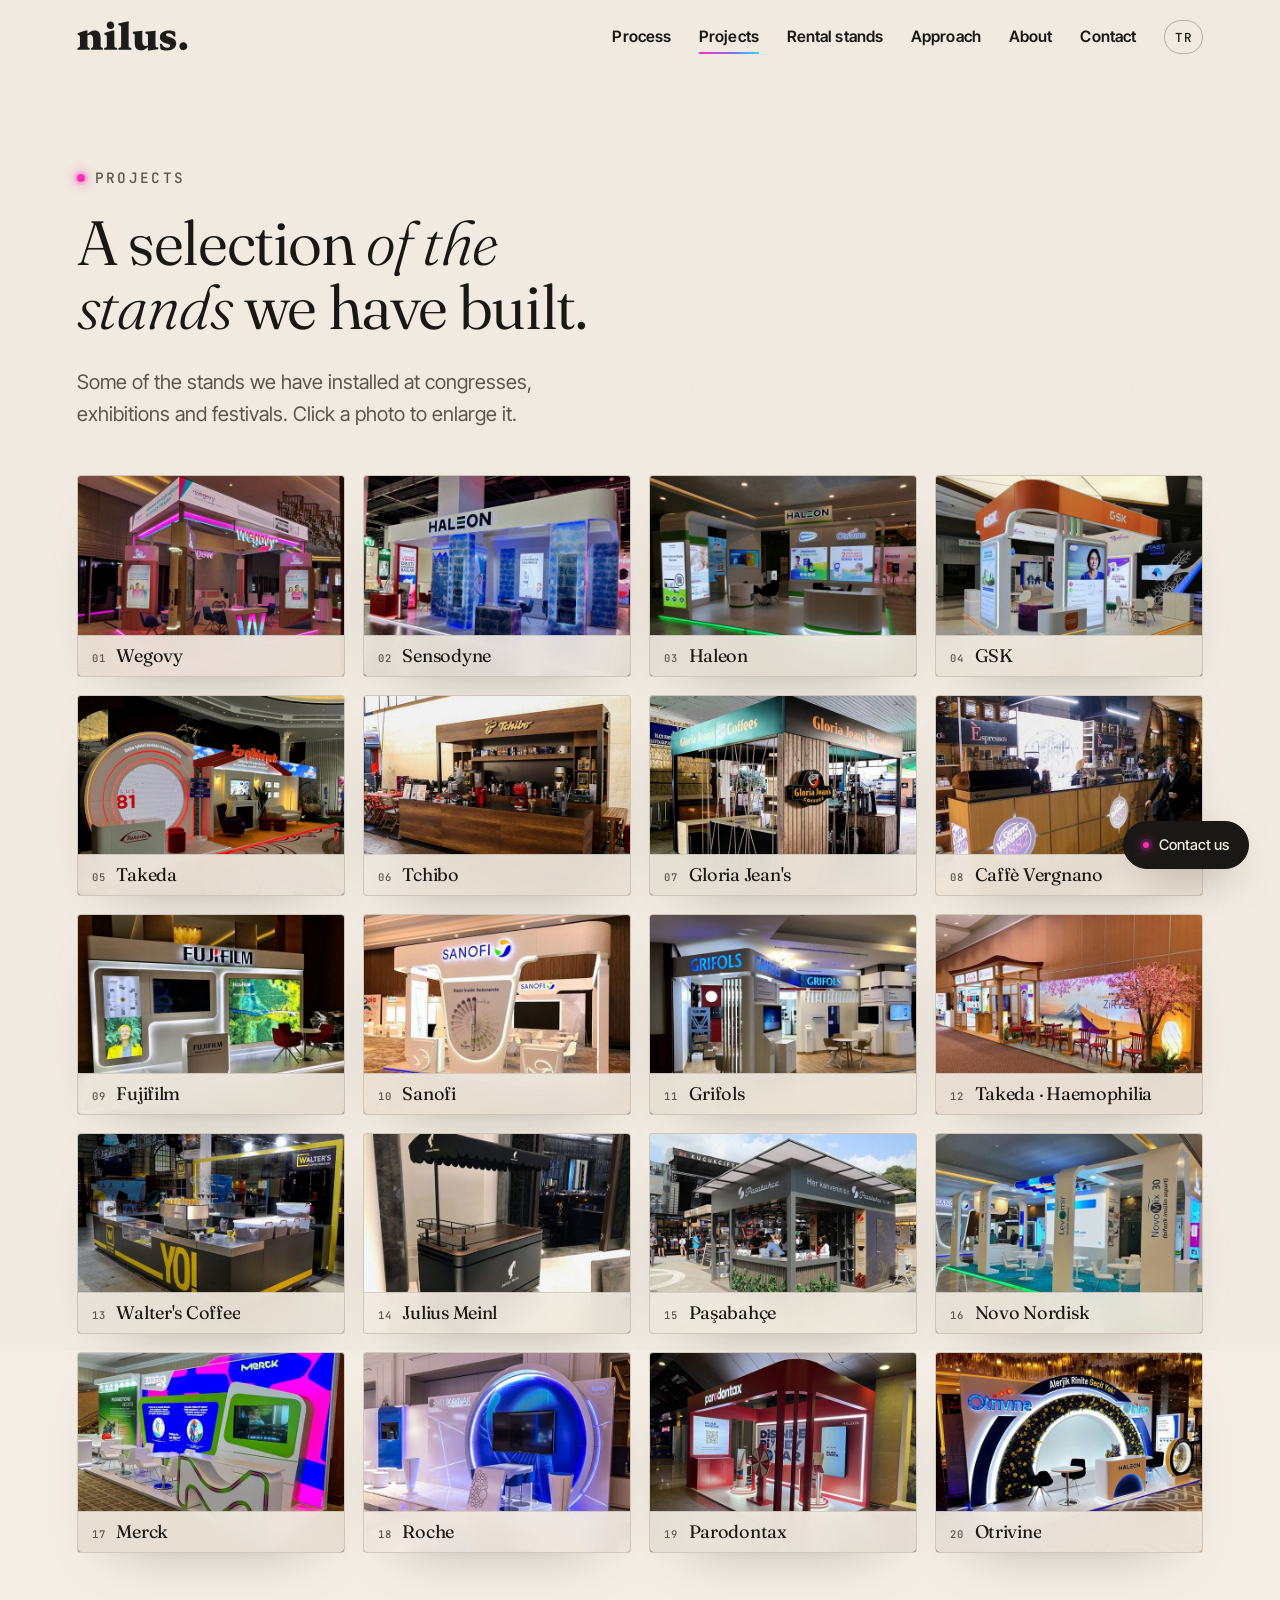
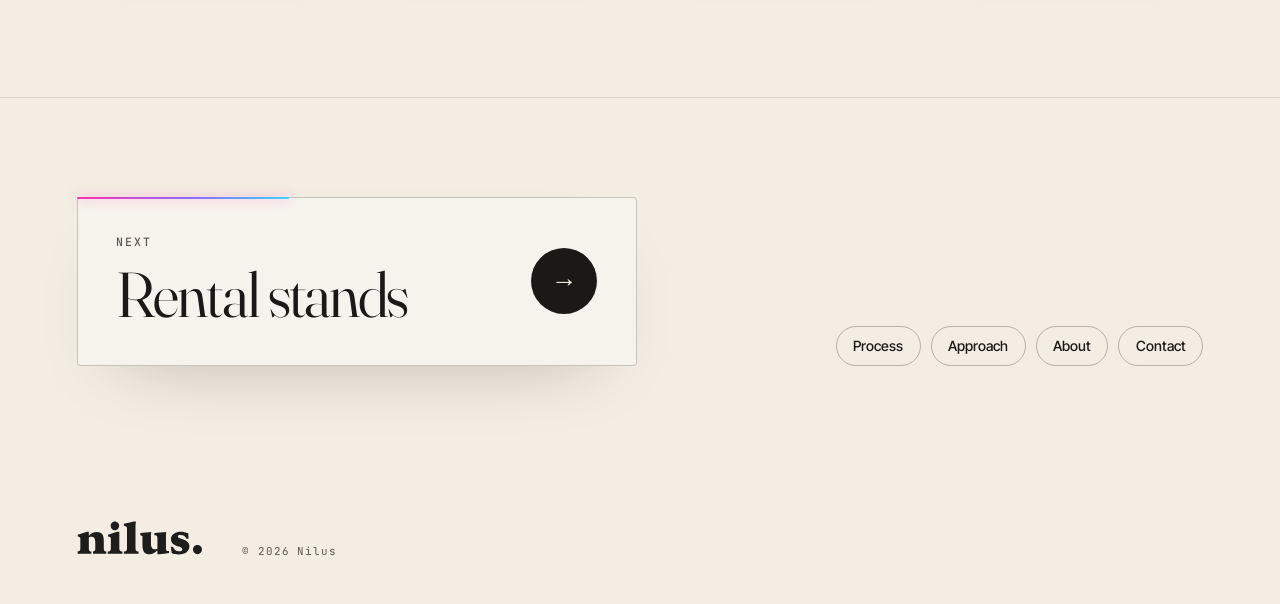
<file: en-projects.html>
<!doctype html>
<!-- Generated by _dev/build.ps1 from _dev/site.html. Edit the source, then rebuild. -->
<html lang="en">
<head>
  <meta charset="utf-8">
  <meta name="viewport" content="width=device-width, initial-scale=1, viewport-fit=cover">
  <title>Projects — Nilus | Congress and exhibition stands</title>
  <meta name="description" content="A selection of the congress and exhibition stands Nilus has designed and built for different brands.">
  <meta name="theme-color" content="#F3EDE3">
  <meta property="og:type" content="website">
  <meta property="og:locale" content="en_GB">
  <meta property="og:title" content="Projects — Nilus | Congress and exhibition stands">
  <meta property="og:description" content="A selection of the congress and exhibition stands Nilus has designed and built for different brands.">
  <!-- The page's own address and its other-language twin (filled in by _dev/build.ps1). -->
  <link rel="canonical" href="https://nilus.com.tr/en-projects.html">
  <link rel="alternate" hreflang="tr" href="https://nilus.com.tr/projeler.html">
  <link rel="alternate" hreflang="en" href="https://nilus.com.tr/en-projects.html">
  <link rel="alternate" hreflang="x-default" href="https://nilus.com.tr/projeler.html">
  <!-- Link preview card. Scrapers need absolute addresses. -->
  <meta property="og:site_name" content="Nilus">
  <meta property="og:url" content="https://nilus.com.tr/en-projects.html">
  <meta property="og:image" content="https://nilus.com.tr/assets/og-image.jpg">
  <meta property="og:image:width" content="1200">
  <meta property="og:image:height" content="630">
  <meta property="og:image:alt" content="The Nilus logo and a model of a congress stand">
  <meta name="twitter:card" content="summary_large_image">
  <!-- The site's icon ("n." from the logo). Search engines and older browsers ask for /favicon.ico and a PNG;
       current browsers take the SVG. -->
  <link rel="icon" href="favicon.ico" sizes="48x48">
  <link rel="icon" href="assets/favicon.svg?v=2" type="image/svg+xml">
  <link rel="icon" href="assets/icon-192.png" type="image/png" sizes="192x192">
  <link rel="apple-touch-icon" href="assets/apple-touch-icon.png">
  <link rel="preconnect" href="https://cdn.jsdelivr.net" crossorigin>
  <!-- The typefaces are served from the site itself (css/fonts.css) and fetched with the first requests: the text
       settles at once and the 3D scene, which waits for them, starts sooner. -->
  <link rel="preload" href="assets/fonts/fraunces-normal-latin.woff2" as="font" type="font/woff2" crossorigin>
  <link rel="preload" href="assets/fonts/fraunces-italic-latin.woff2" as="font" type="font/woff2" crossorigin>
  <link rel="preload" href="assets/fonts/inter-tight-normal-latin.woff2" as="font" type="font/woff2" crossorigin>
  <link rel="preload" href="assets/fonts/jetbrains-mono-normal-latin.woff2" as="font" type="font/woff2" crossorigin>
  <!-- Turkish letters (latin-ext) -->
  <!-- (not preloaded on the English page) -->
  <!-- (not preloaded on the English page) -->
  <link rel="stylesheet" href="css/fonts.css?v=43">
  <link rel="stylesheet" href="css/base.css?v=43">
  <link rel="stylesheet" href="css/chrome.css?v=43">
  <link rel="stylesheet" href="css/hero-process.css?v=43">
  <link rel="stylesheet" href="css/sections.css?v=43">
  <link rel="stylesheet" href="css/projects.css?v=43">
  <script>
    // Reveal-on-scroll hides [data-reveal] only when JS runs; if ui.js never boots, show everything.
    document.documentElement.classList.add('js');
    setTimeout(function () { if (!document.documentElement.classList.contains('js-ui')) document.documentElement.classList.remove('js'); }, 4500);
  </script>
  <script type="module" src="js/page.js?v=43"></script>
  <script type="module" src="js/projects/index.js?v=43"></script>
  <script type="module" src="js/contact.js?v=43"></script>
</head>
<body>
  <a class="skip-link" href="#content">Skip to content</a>

  <!-- Nilus logo (original artwork, nilus logo/nilus logo black.svg) — referenced with <use> in nav and footer. -->
  <svg class="visually-hidden" aria-hidden="true" focusable="false">
    <symbol id="nilus-logo" viewBox="9 9 543 147">
      <path d="M23.48,86.74c0-2.23-.15-3.59-.61-4.59-.46-.99-1.24-1.63-2.5-2.4l-4.08-2.23-4.08-2.23v-6.41l20-6.7,20-6.7h7.96v17.47c5.44-5.63,10.97-9.85,16.62-12.67,5.65-2.82,11.43-4.22,17.35-4.22,10.97,0,18.64,2.96,23.57,9.42,4.93,6.46,7.11,16.41,7.11,30.38v28.73c0,3.21.14,5.88.44,7.96.29,2.09.73,3.59,1.31,4.46.58.97,1.65,1.75,3.18,2.36,1.53.61,3.52,1.04,5.95,1.33v9.51h-57.47v-9.51c2.23-.48,4.08-1.07,5.49-1.75,1.41-.68,2.38-1.46,2.86-2.33s.87-2.28,1.14-4.27c.27-1.99.41-4.56.41-7.77v-20.38c0-9.32-.97-16.16-3.52-20.68-2.55-4.51-6.67-6.7-12.98-6.7-1.84,0-3.69.24-5.58.75-1.89.51-3.83,1.29-5.87,2.35v44.66c0,3.3.14,5.97.41,8.03.27,2.06.65,3.52,1.14,4.39.49.88,1.5,1.65,3.03,2.28s3.57,1.12,6.09,1.41v9.51H11.64v-9.51c2.62-.39,4.76-.92,6.41-1.58,1.65-.66,2.82-1.43,3.5-2.31.68-.87,1.16-2.33,1.48-4.37.31-2.04.46-4.66.46-7.87v-37.86Z"/>
      <path d="M205.43,150.23h-63.49v-9.51c3.11-.29,5.63-.73,7.55-1.33,1.92-.61,3.23-1.38,3.91-2.36.68-.87,1.16-2.38,1.48-4.46.31-2.09.46-4.76.46-7.96v-37.86c0-2.82-.05-4.47-.65-5.63-.61-1.16-1.77-1.84-4-2.72l-3.69-1.46-3.69-1.46v-7.18l19.41-6.41,19.41-6.41h9.9v69.12c0,3.21.19,5.88.56,7.96.36,2.09.9,3.59,1.58,4.46.68.97,1.94,1.75,3.81,2.36,1.87.61,4.34,1.04,7.45,1.33v9.51ZM173.01,48.49c-5.05,0-9.66-2.09-13.01-5.44-3.35-3.35-5.43-7.96-5.43-13.01s2.09-9.76,5.43-13.08c3.35-3.32,7.96-5.36,13.01-5.36,2.43,0,4.71.44,6.84,1.34,2.14.9,4.13,2.26,5.97,4.1,6.02,5.24,6.65,13.3,3.86,19.95-2.79,6.65-9,11.89-16.67,11.5Z"/>
      <path d="M225.25,42.67c0-2.81-.34-5.1-1.02-6.82-.68-1.72-1.7-2.89-3.06-3.47l-4.85-2.04-4.85-2.04v-6.99l21.36-4.85,21.36-4.85h9.7c-.68,3.59-1.16,6.99-1.48,10.15-.31,3.16-.46,6.07-.46,8.69v94.16c0,3.21.19,5.88.56,7.96.36,2.09.9,3.59,1.58,4.46.68.97,1.94,1.75,3.81,2.36,1.87.61,4.34,1.04,7.45,1.33v9.51h-63.49v-9.51c3.11-.29,5.63-.73,7.55-1.33,1.92-.61,3.23-1.38,3.91-2.36.68-.87,1.16-2.38,1.48-4.46.31-2.09.46-4.76.46-7.96V42.67Z"/>
      <path d="M406.99,147.9l-21.26,2.52-21.26,2.52h-7.77v-17.09c-5.63,5.53-11.26,9.71-16.87,12.5-5.61,2.79-11.19,4.2-16.72,4.2-10.48,0-18.25-2.77-23.4-8.81-5.14-6.04-7.67-15.36-7.67-28.47v-36.31c0-2.43,0-3.79-.39-4.66-.39-.87-1.17-1.26-2.72-1.75l-3.01-1.17-3.01-1.17v-8.93l23.79-2.33,23.79-2.33c-.58,1.84-1.02,3.93-1.31,6.28-.29,2.35-.44,4.97-.44,7.89v37.08c0,7.38,1.6,13.3,4.64,17.38,3.03,4.08,7.5,6.31,13.23,6.31,1.55,0,3.15-.24,4.83-.75,1.67-.51,3.42-1.29,5.27-2.36v-45.82c0-2.62-.24-4.71-.83-6.34-.58-1.63-1.5-2.79-2.86-3.57-1.36-.78-2.48-1.26-3.86-1.63s-3.03-.61-5.46-.9v-8.93l25.73-2.33,25.73-2.33c-.49,1.75-.88,3.79-1.14,6.14s-.41,5.02-.41,8.03v53.78c0,3.01.15,5.49.46,7.43s.8,3.35,1.48,4.22c.58.87,1.75,1.55,3.5,2.01,1.75.46,4.08.7,6.99.7h.97v8.93Z"/>
      <path d="M482.74,143.83c-4.18,3.2-8.98,5.58-14.42,7.16-5.44,1.58-11.5,2.35-18.2,2.35s-12.28-.53-17.6-1.6c-5.32-1.07-10.07-2.67-14.25-4.81l-1.75-13.4-1.75-13.4h8.93c2.81,6.7,6.26,11.6,10.92,14.83s10.53,4.78,18.2,4.78c3.2,0,6.21-1.02,8.42-2.6,2.21-1.58,3.62-3.71,3.62-5.94,0-2.62-1.12-4.66-3.79-6.46-2.67-1.8-6.89-3.35-13.11-5-10.87-2.91-19.03-6.99-24.46-12.23-5.44-5.24-8.15-11.65-8.15-19.22,0-5.44,1.07-10.19,3.2-14.27,2.14-4.08,5.34-7.48,9.61-10.2,4.27-2.72,9.03-4.76,14.27-6.11,5.24-1.36,10.97-2.04,17.18-2.04,4.37,0,9.08.48,14.15,1.48,5.07,1,10.51,2.5,16.33,4.54l.68,11.84.68,11.84h-9.12c-2.62-5.34-6.12-9.37-10.46-12.06-4.34-2.69-9.54-4.05-15.56-4.05-3.79,0-6.6.58-8.47,1.77-1.87,1.19-2.79,2.99-2.79,5.41s.83,3.98,3.42,5.48c2.6,1.5,6.96,2.96,14.05,5.19,10.77,3.4,18.93,7.28,24.39,12.28,5.46,5,8.23,11.11,8.23,18.98,0,5.34-1.02,10.1-3.08,14.32-2.06,4.22-5.17,7.91-9.34,11.12Z"/>
      <path d="M549.36,132.76c0,5.44-2.18,10.39-5.73,13.98-3.54,3.59-8.45,5.82-13.88,5.82-5.14,0-9.95-2.28-13.47-5.9-3.52-3.62-5.75-8.57-5.75-13.91s2.14-10.49,5.61-14.05c3.47-3.57,8.28-5.75,13.61-5.75s10.44,2.18,13.95,5.75c3.52,3.57,5.65,8.52,5.65,14.05Z"/>
    </symbol>
  </svg>

  <div class="grain" aria-hidden="true"></div>

  <header class="nav">
    <div class="nav-inner">
      <a class="wordmark" href="en.html" aria-label="Nilus — top of page">
        <!-- The outer viewBox starts at 0: <use> places the symbol at the origin, so an offset here would crop the artwork. -->
        <svg class="logo" viewBox="0 0 543 147" aria-hidden="true" focusable="false"><use href="#nilus-logo"/></svg>
      </a>
      <button class="nav-toggle" type="button" aria-expanded="false" aria-controls="nav-menu">
        <span class="nav-toggle-lines" aria-hidden="true"></span><span class="visually-hidden">Menu</span>
      </button>
      <nav id="nav-menu" class="nav-menu" aria-label="Main menu">
        <ul class="nav-links">
          <li><a href="en.html">Process</a></li>
          <li><a href="en-projects.html" aria-current="page">Projects</a></li>
          <li><a href="en-rental.html">Rental stands</a></li>
          <li><a href="en-approach.html">Approach</a></li>
          <li><a href="en-about.html">About</a></li>
          <li><a href="en-contact.html">Contact</a></li>
          <li><a class="nav-lang" href="projeler.html" lang="tr" hreflang="tr" aria-label="Türkçe">TR</a></li>
        </ul>
      </nav>
    </div>
  </header>


  <main id="content" tabindex="-1">

    <section id="projeler" class="section projects" aria-labelledby="projects-title">
      <div class="wrap">
        <div class="projects-head">
          <div>
            <p class="eyebrow" data-reveal><span class="neon-dot" aria-hidden="true"></span>Projects</p>
            <h1 id="projects-title" class="section-title" data-reveal>A selection <em>of the stands</em> we have built.</h1>
            <p class="section-lede" data-reveal>Some of the stands we have installed at congresses, exhibitions and festivals. Click a photo to enlarge it.</p>
          </div>
        </div>

        <div class="projects-grid">
          <button class="project" type="button" data-photo="assets/projects/photos/wegovy.jpg" data-name="Wegovy" data-reveal>
            <img src="assets/projects/photos/wegovy-s.jpg" srcset="assets/projects/photos/wegovy-xs.jpg 600w, assets/projects/photos/wegovy-s.jpg 900w" sizes="(max-width: 760px) 46vw, (max-width: 1180px) 31vw, 23vw" alt="Wegovy congress stand" width="900" height="675" loading="lazy" decoding="async">
            <span class="project-meta"><span class="project-index" aria-hidden="true"></span><span class="project-name">Wegovy</span></span>
            <span class="project-cta" aria-hidden="true">Enlarge</span>
          </button>

          <button class="project" type="button" data-photo="assets/projects/photos/sensodyne.jpg" data-name="Sensodyne" data-reveal>
            <img src="assets/projects/photos/sensodyne-s.jpg" srcset="assets/projects/photos/sensodyne-xs.jpg 600w, assets/projects/photos/sensodyne-s.jpg 900w" sizes="(max-width: 760px) 46vw, (max-width: 1180px) 31vw, 23vw" alt="Sensodyne congress stand" width="900" height="675" loading="lazy" decoding="async">
            <span class="project-meta"><span class="project-index" aria-hidden="true"></span><span class="project-name">Sensodyne</span></span>
            <span class="project-cta" aria-hidden="true">Enlarge</span>
          </button>

          <button class="project" type="button" data-photo="assets/projects/photos/haleon.jpg" data-name="Haleon" data-reveal>
            <img src="assets/projects/photos/haleon-s.jpg" srcset="assets/projects/photos/haleon-xs.jpg 600w, assets/projects/photos/haleon-s.jpg 900w" sizes="(max-width: 760px) 46vw, (max-width: 1180px) 31vw, 23vw" alt="Haleon congress stand" width="900" height="675" loading="lazy" decoding="async">
            <span class="project-meta"><span class="project-index" aria-hidden="true"></span><span class="project-name">Haleon</span></span>
            <span class="project-cta" aria-hidden="true">Enlarge</span>
          </button>

          <button class="project" type="button" data-photo="assets/projects/photos/gsk.jpg" data-name="GSK" data-reveal>
            <img src="assets/projects/photos/gsk-s.jpg" srcset="assets/projects/photos/gsk-xs.jpg 600w, assets/projects/photos/gsk-s.jpg 900w" sizes="(max-width: 760px) 46vw, (max-width: 1180px) 31vw, 23vw" alt="GSK congress stand" width="900" height="675" loading="lazy" decoding="async">
            <span class="project-meta"><span class="project-index" aria-hidden="true"></span><span class="project-name">GSK</span></span>
            <span class="project-cta" aria-hidden="true">Enlarge</span>
          </button>

          <button class="project" type="button" data-photo="assets/projects/photos/takeda.jpg" data-name="Takeda" data-reveal>
            <img src="assets/projects/photos/takeda-s.jpg" srcset="assets/projects/photos/takeda-xs.jpg 600w, assets/projects/photos/takeda-s.jpg 900w" sizes="(max-width: 760px) 46vw, (max-width: 1180px) 31vw, 23vw" alt="Takeda congress stand" width="900" height="675" loading="lazy" decoding="async">
            <span class="project-meta"><span class="project-index" aria-hidden="true"></span><span class="project-name">Takeda</span></span>
            <span class="project-cta" aria-hidden="true">Enlarge</span>
          </button>

          <button class="project" type="button" data-photo="assets/projects/photos/tchibo.jpg" data-name="Tchibo" data-reveal>
            <img src="assets/projects/photos/tchibo-s.jpg" srcset="assets/projects/photos/tchibo-xs.jpg 600w, assets/projects/photos/tchibo-s.jpg 900w" sizes="(max-width: 760px) 46vw, (max-width: 1180px) 31vw, 23vw" alt="Tchibo coffee stand" width="900" height="675" loading="lazy" decoding="async">
            <span class="project-meta"><span class="project-index" aria-hidden="true"></span><span class="project-name">Tchibo</span></span>
            <span class="project-cta" aria-hidden="true">Enlarge</span>
          </button>

          <button class="project" type="button" data-photo="assets/projects/photos/gloria-jeans.jpg" data-name="Gloria Jean's" data-reveal>
            <img src="assets/projects/photos/gloria-jeans-s.jpg" srcset="assets/projects/photos/gloria-jeans-xs.jpg 600w, assets/projects/photos/gloria-jeans-s.jpg 900w" sizes="(max-width: 760px) 46vw, (max-width: 1180px) 31vw, 23vw" alt="Gloria Jean's coffee stand" width="900" height="675" loading="lazy" decoding="async">
            <span class="project-meta"><span class="project-index" aria-hidden="true"></span><span class="project-name">Gloria Jean's</span></span>
            <span class="project-cta" aria-hidden="true">Enlarge</span>
          </button>

          <button class="project" type="button" data-photo="assets/projects/photos/vergnano.jpg" data-name="Caffè Vergnano" data-reveal>
            <img src="assets/projects/photos/vergnano-s.jpg" srcset="assets/projects/photos/vergnano-xs.jpg 600w, assets/projects/photos/vergnano-s.jpg 900w" sizes="(max-width: 760px) 46vw, (max-width: 1180px) 31vw, 23vw" alt="Caffè Vergnano coffee stand" width="900" height="675" loading="lazy" decoding="async">
            <span class="project-meta"><span class="project-index" aria-hidden="true"></span><span class="project-name">Caffè Vergnano</span></span>
            <span class="project-cta" aria-hidden="true">Enlarge</span>
          </button>

          <button class="project" type="button" data-photo="assets/projects/photos/fujifilm.jpg" data-name="Fujifilm" data-reveal>
            <img src="assets/projects/photos/fujifilm-s.jpg" srcset="assets/projects/photos/fujifilm-xs.jpg 600w, assets/projects/photos/fujifilm-s.jpg 900w" sizes="(max-width: 760px) 46vw, (max-width: 1180px) 31vw, 23vw" alt="Fujifilm congress stand" width="900" height="675" loading="lazy" decoding="async">
            <span class="project-meta"><span class="project-index" aria-hidden="true"></span><span class="project-name">Fujifilm</span></span>
            <span class="project-cta" aria-hidden="true">Enlarge</span>
          </button>

          <button class="project" type="button" data-photo="assets/projects/photos/sanofi.jpg" data-name="Sanofi" data-reveal>
            <img src="assets/projects/photos/sanofi-s.jpg" srcset="assets/projects/photos/sanofi-xs.jpg 600w, assets/projects/photos/sanofi-s.jpg 900w" sizes="(max-width: 760px) 46vw, (max-width: 1180px) 31vw, 23vw" alt="Sanofi congress stand" width="900" height="675" loading="lazy" decoding="async">
            <span class="project-meta"><span class="project-index" aria-hidden="true"></span><span class="project-name">Sanofi</span></span>
            <span class="project-cta" aria-hidden="true">Enlarge</span>
          </button>

          <button class="project" type="button" data-photo="assets/projects/photos/grifols.jpg" data-name="Grifols" data-reveal>
            <img src="assets/projects/photos/grifols-s.jpg" srcset="assets/projects/photos/grifols-xs.jpg 600w, assets/projects/photos/grifols-s.jpg 900w" sizes="(max-width: 760px) 46vw, (max-width: 1180px) 31vw, 23vw" alt="Grifols congress stand" width="900" height="675" loading="lazy" decoding="async">
            <span class="project-meta"><span class="project-index" aria-hidden="true"></span><span class="project-name">Grifols</span></span>
            <span class="project-cta" aria-hidden="true">Enlarge</span>
          </button>

          <button class="project" type="button" data-photo="assets/projects/photos/sakura.jpg" data-name="Takeda · Haemophilia" data-reveal>
            <img src="assets/projects/photos/sakura-s.jpg" srcset="assets/projects/photos/sakura-xs.jpg 600w, assets/projects/photos/sakura-s.jpg 900w" sizes="(max-width: 760px) 46vw, (max-width: 1180px) 31vw, 23vw" alt="Takeda haemophilia congress stand" width="900" height="675" loading="lazy" decoding="async">
            <span class="project-meta"><span class="project-index" aria-hidden="true"></span><span class="project-name">Takeda · Haemophilia</span></span>
            <span class="project-cta" aria-hidden="true">Enlarge</span>
          </button>

          <button class="project" type="button" data-photo="assets/projects/photos/walters.jpg" data-name="Walter's Coffee" data-reveal>
            <img src="assets/projects/photos/walters-s.jpg" srcset="assets/projects/photos/walters-xs.jpg 600w, assets/projects/photos/walters-s.jpg 900w" sizes="(max-width: 760px) 46vw, (max-width: 1180px) 31vw, 23vw" alt="Walter's Coffee coffee stand" width="900" height="675" loading="lazy" decoding="async">
            <span class="project-meta"><span class="project-index" aria-hidden="true"></span><span class="project-name">Walter's Coffee</span></span>
            <span class="project-cta" aria-hidden="true">Enlarge</span>
          </button>

          <button class="project" type="button" data-photo="assets/projects/photos/julius-meinl.jpg" data-name="Julius Meinl" data-reveal>
            <img src="assets/projects/photos/julius-meinl-s.jpg" srcset="assets/projects/photos/julius-meinl-xs.jpg 600w, assets/projects/photos/julius-meinl-s.jpg 900w" sizes="(max-width: 760px) 46vw, (max-width: 1180px) 31vw, 23vw" alt="Julius Meinl coffee service trolley" width="900" height="675" loading="lazy" decoding="async">
            <span class="project-meta"><span class="project-index" aria-hidden="true"></span><span class="project-name">Julius Meinl</span></span>
            <span class="project-cta" aria-hidden="true">Enlarge</span>
          </button>

          <button class="project" type="button" data-photo="assets/projects/photos/pasabahce.jpg" data-name="Paşabahçe" data-reveal>
            <img src="assets/projects/photos/pasabahce-s.jpg" srcset="assets/projects/photos/pasabahce-xs.jpg 600w, assets/projects/photos/pasabahce-s.jpg 900w" sizes="(max-width: 760px) 46vw, (max-width: 1180px) 31vw, 23vw" alt="Paşabahçe festival stand" width="900" height="675" loading="lazy" decoding="async">
            <span class="project-meta"><span class="project-index" aria-hidden="true"></span><span class="project-name">Paşabahçe</span></span>
            <span class="project-cta" aria-hidden="true">Enlarge</span>
          </button>

          <button class="project" type="button" data-photo="assets/projects/photos/novo-nordisk.jpg" data-name="Novo Nordisk" data-reveal>
            <img src="assets/projects/photos/novo-nordisk-s.jpg" srcset="assets/projects/photos/novo-nordisk-xs.jpg 600w, assets/projects/photos/novo-nordisk-s.jpg 900w" sizes="(max-width: 760px) 46vw, (max-width: 1180px) 31vw, 23vw" alt="Novo Nordisk congress stand" width="900" height="675" loading="lazy" decoding="async">
            <span class="project-meta"><span class="project-index" aria-hidden="true"></span><span class="project-name">Novo Nordisk</span></span>
            <span class="project-cta" aria-hidden="true">Enlarge</span>
          </button>

          <button class="project" type="button" data-photo="assets/projects/photos/merck.jpg" data-name="Merck" data-reveal>
            <img src="assets/projects/photos/merck-s.jpg" srcset="assets/projects/photos/merck-xs.jpg 600w, assets/projects/photos/merck-s.jpg 900w" sizes="(max-width: 760px) 46vw, (max-width: 1180px) 31vw, 23vw" alt="Merck congress stand" width="900" height="675" loading="lazy" decoding="async">
            <span class="project-meta"><span class="project-index" aria-hidden="true"></span><span class="project-name">Merck</span></span>
            <span class="project-cta" aria-hidden="true">Enlarge</span>
          </button>

          <button class="project" type="button" data-photo="assets/projects/photos/roche.jpg" data-name="Roche" data-reveal>
            <img src="assets/projects/photos/roche-s.jpg" srcset="assets/projects/photos/roche-xs.jpg 600w, assets/projects/photos/roche-s.jpg 900w" sizes="(max-width: 760px) 46vw, (max-width: 1180px) 31vw, 23vw" alt="Roche congress stand" width="900" height="675" loading="lazy" decoding="async">
            <span class="project-meta"><span class="project-index" aria-hidden="true"></span><span class="project-name">Roche</span></span>
            <span class="project-cta" aria-hidden="true">Enlarge</span>
          </button>

          <button class="project" type="button" data-photo="assets/projects/photos/parodontax.jpg" data-name="Parodontax" data-reveal>
            <img src="assets/projects/photos/parodontax-s.jpg" srcset="assets/projects/photos/parodontax-xs.jpg 600w, assets/projects/photos/parodontax-s.jpg 900w" sizes="(max-width: 760px) 46vw, (max-width: 1180px) 31vw, 23vw" alt="Parodontax congress stand" width="900" height="675" loading="lazy" decoding="async">
            <span class="project-meta"><span class="project-index" aria-hidden="true"></span><span class="project-name">Parodontax</span></span>
            <span class="project-cta" aria-hidden="true">Enlarge</span>
          </button>

          <button class="project" type="button" data-photo="assets/projects/photos/otrivine.jpg" data-name="Otrivine" data-reveal>
            <img src="assets/projects/photos/otrivine-s.jpg" srcset="assets/projects/photos/otrivine-xs.jpg 600w, assets/projects/photos/otrivine-s.jpg 900w" sizes="(max-width: 760px) 46vw, (max-width: 1180px) 31vw, 23vw" alt="Otrivine congress stand" width="900" height="675" loading="lazy" decoding="async">
            <span class="project-meta"><span class="project-index" aria-hidden="true"></span><span class="project-name">Otrivine</span></span>
            <span class="project-cta" aria-hidden="true">Enlarge</span>
          </button>
        </div>
      </div>
    </section>





    <section class="section page-next" aria-label="Other pages">
      <div class="wrap page-next-inner">
        <a class="page-next-main" href="en-rental.html" data-reveal>
          <span class="page-next-text"><span class="page-next-label">Next</span><span class="page-next-name">Rental stands</span></span>
          <span class="page-next-arrow" aria-hidden="true">&rarr;</span>
        </a>
        <ul class="page-next-others" data-reveal>
          <li><a class="btn btn-ghost btn-small" href="en.html">Process</a></li>
          <li><a class="btn btn-ghost btn-small" href="en-approach.html">Approach</a></li>
          <li><a class="btn btn-ghost btn-small" href="en-about.html">About</a></li>
          <li><a class="btn btn-ghost btn-small" href="en-contact.html">Contact</a></li>
        </ul>
      </div>
    </section>
    <footer class="footer">
      <div class="wrap footer-inner">
        <p class="wordmark wordmark-footer">
          <svg class="logo" viewBox="0 0 543 147" role="img" aria-label="Nilus"><use href="#nilus-logo"/></svg>
        </p>
        <p class="footer-copy">© 2026 Nilus</p>
      </div>
    </footer>
  </main>

  <!-- Message box, bottom right on every screen — same endpoint as the contact form (js/contact.js) -->
  <div class="helpbox" id="helpbox">
    <section id="helpbox-panel" class="helpbox-panel" aria-labelledby="helpbox-title" hidden>
      <div class="helpbox-head">
        <h2 id="helpbox-title" class="helpbox-title">Contact us</h2>
        <button type="button" class="helpbox-close" aria-label="Close"><span aria-hidden="true">×</span></button>
      </div>
      <p class="helpbox-lede">Send us your question or idea and we will reply by e-mail.</p>
      <form class="helpbox-form" data-endpoint="api/mesajlar.php" novalidate>
        <p class="field">
          <label for="hb-name">Full name <span class="field-required" aria-hidden="true">*</span></label>
          <input id="hb-name" name="name" type="text" autocomplete="name" maxlength="120" required>
        </p>
        <p class="field">
          <label for="hb-email">E-mail <span class="field-required" aria-hidden="true">*</span></label>
          <input id="hb-email" name="email" type="email" autocomplete="email" maxlength="200" required>
        </p>
        <p class="field">
          <label for="hb-message">Your message <span class="field-required" aria-hidden="true">*</span></label>
          <textarea id="hb-message" name="message" rows="3" maxlength="4000" required></textarea>
        </p>
        <div class="field field-files">
          <span class="field-label">Photo or file</span>
          <label class="file-pick"><input type="file" name="files" multiple><span aria-hidden="true">+</span>Add files</label>
          <ul class="file-list" aria-label="Attached files"></ul>
        </div>
        <p class="field-trap" aria-hidden="true">
          <label for="hb-website">Leave this field empty</label>
          <input id="hb-website" name="website" type="text" tabindex="-1" autocomplete="off">
        </p>
        <div class="form-actions">
          <button class="btn btn-small" type="submit">Send<span class="btn-arrow" aria-hidden="true">→</span></button>
          <p class="form-status" role="status" aria-live="polite"></p>
        </div>
      </form>
    </section>
    <button type="button" class="helpbox-toggle" aria-expanded="false" aria-controls="helpbox-panel">
      <span class="neon-dot" aria-hidden="true"></span>Contact us
    </button>
  </div>

  <!-- Project photo viewer — driven by js/projects/index.js -->
  <dialog id="viewer" class="viewer" aria-labelledby="viewer-title">
    <div class="viewer-bar">
      <div class="viewer-heading">
        <p class="eyebrow"><span class="neon-dot" aria-hidden="true"></span><span id="viewer-count">01 / 20</span></p>
        <h2 id="viewer-title" class="viewer-title">Project</h2>
      </div>
      <div class="viewer-tools">
        <button type="button" class="viewer-nav" data-step="-1" aria-label="Previous stand"><span aria-hidden="true">←</span></button>
        <button type="button" class="viewer-nav" data-step="1" aria-label="Next stand"><span aria-hidden="true">→</span></button>
        <button type="button" class="viewer-close" aria-label="Close"><span aria-hidden="true">×</span></button>
      </div>
    </div>
    <div class="viewer-stage">
      <img id="viewer-photo" class="viewer-photo" alt="">
    </div>
  </dialog>
</body>
</html>
</file>
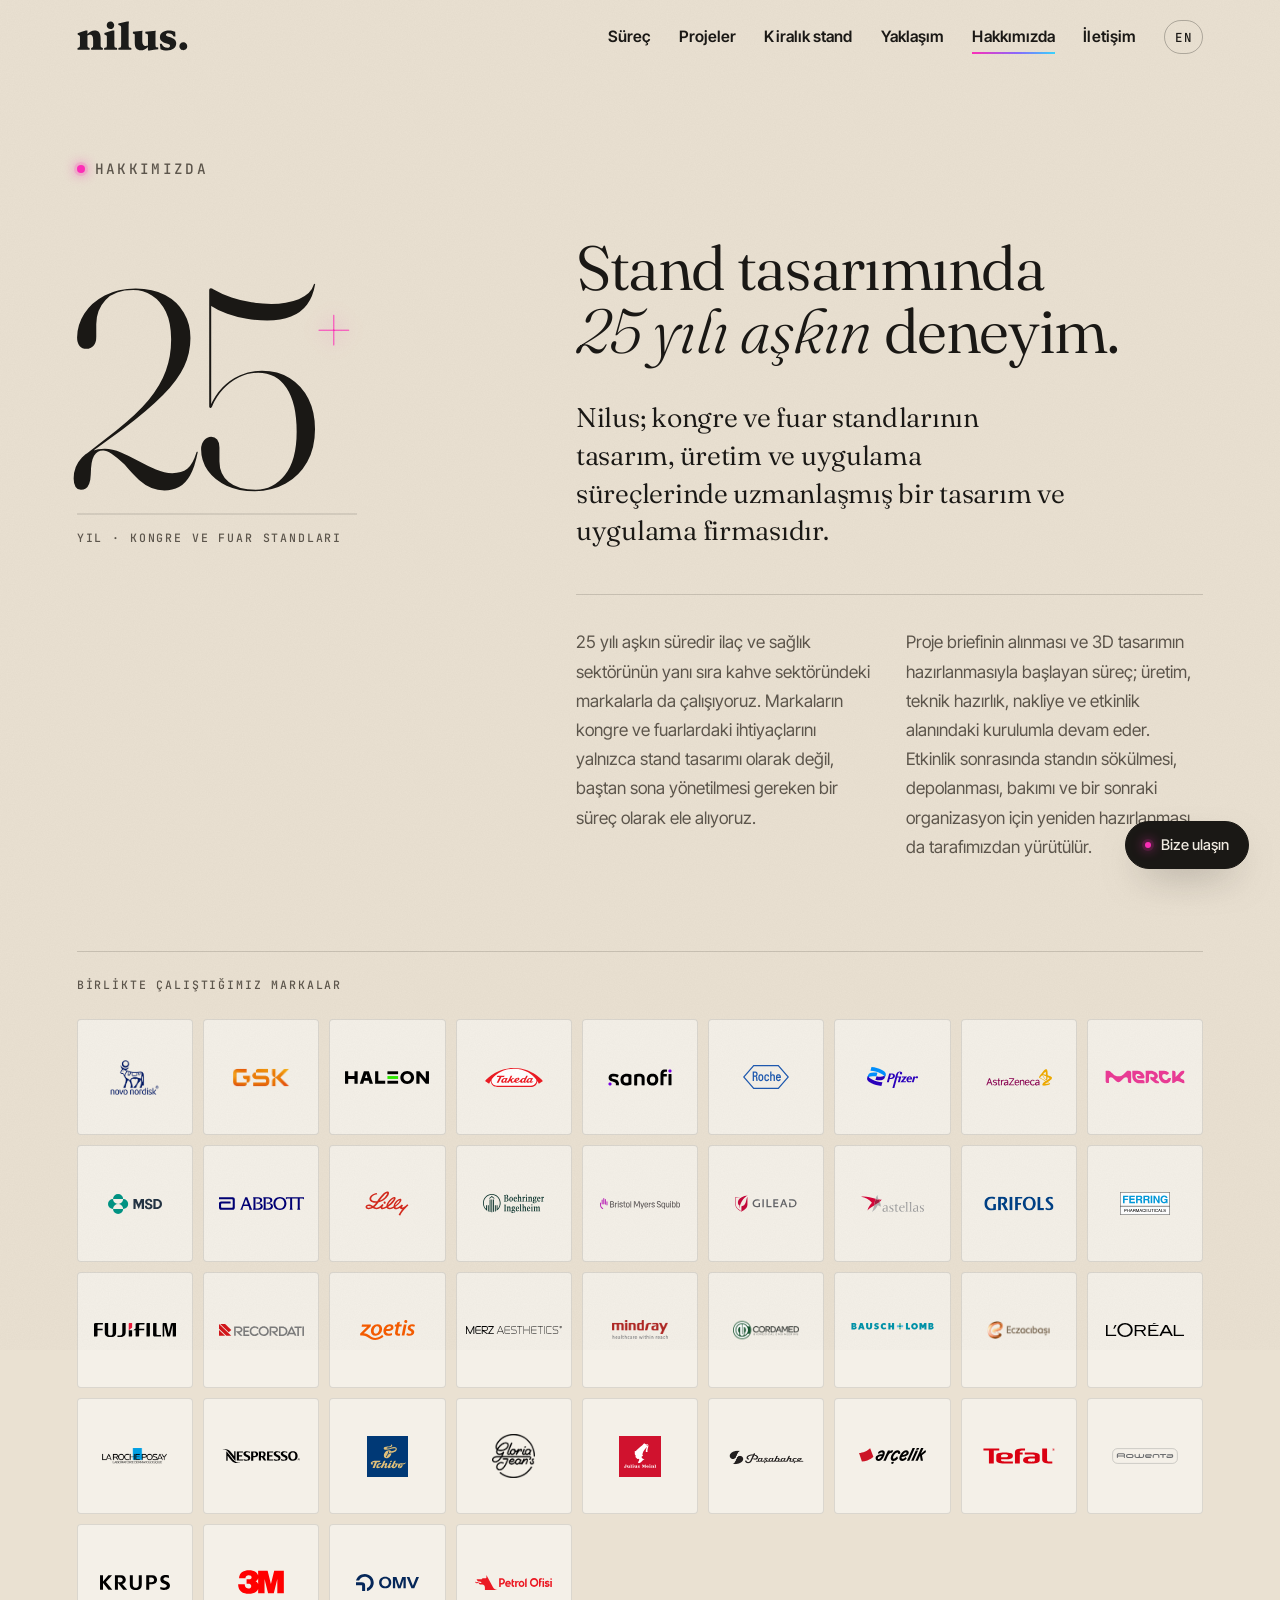
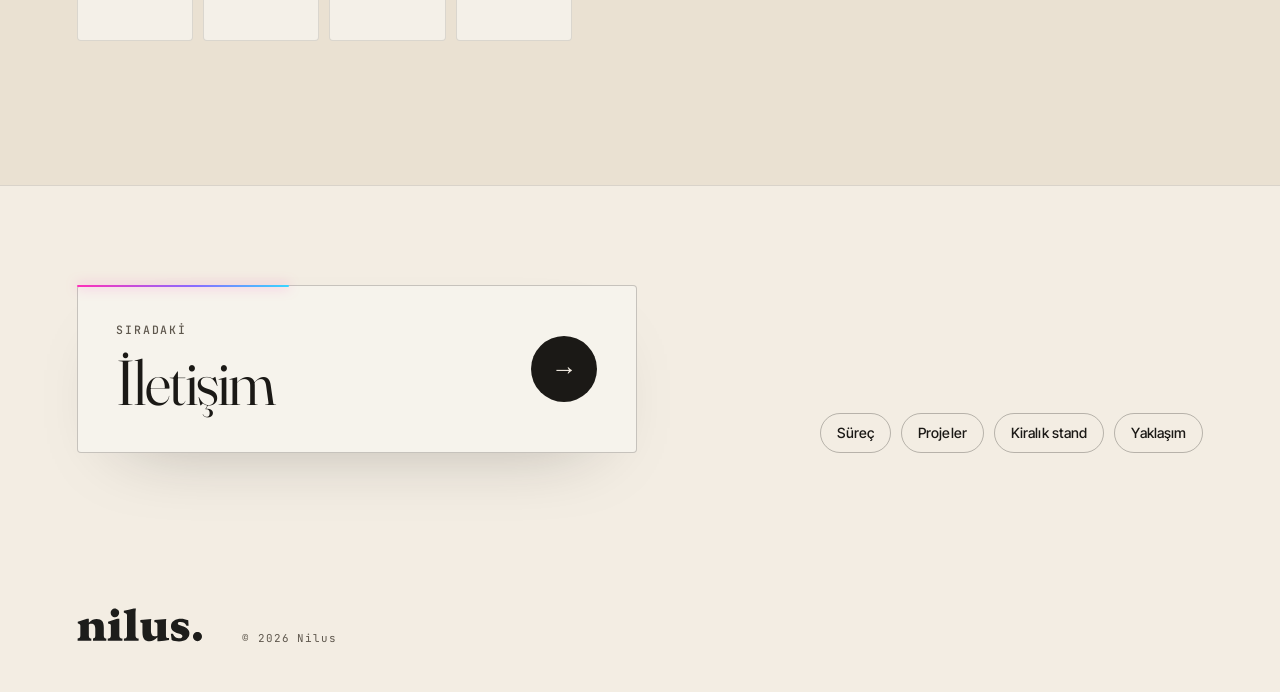
<file: hakkimizda.html>
<!doctype html>
<!-- Generated by _dev/build.ps1 from _dev/site.html. Edit the source, then rebuild. -->
<html lang="tr">
<head>
  <meta charset="utf-8">
  <meta name="viewport" content="width=device-width, initial-scale=1, viewport-fit=cover">
  <title>Hakkımızda — Nilus | Stand tasarımında 25 yılı aşkın deneyim</title>
  <meta name="description" content="Nilus; kongre ve fuar standlarının tasarım, üretim ve uygulama süreçlerinde uzmanlaşmış bir tasarım ve uygulama firmasıdır.">
  <meta name="theme-color" content="#F3EDE3">
  <meta property="og:type" content="website">
  <meta property="og:locale" content="tr_TR">
  <meta property="og:title" content="Hakkımızda — Nilus | Stand tasarımında 25 yılı aşkın deneyim">
  <meta property="og:description" content="Nilus; kongre ve fuar standlarının tasarım, üretim ve uygulama süreçlerinde uzmanlaşmış bir tasarım ve uygulama firmasıdır.">
  <!-- The page's own address and its other-language twin (filled in by _dev/build.ps1). -->
  <link rel="canonical" href="https://nilus.com.tr/hakkimizda.html">
  <link rel="alternate" hreflang="tr" href="https://nilus.com.tr/hakkimizda.html">
  <link rel="alternate" hreflang="en" href="https://nilus.com.tr/en-about.html">
  <link rel="alternate" hreflang="x-default" href="https://nilus.com.tr/hakkimizda.html">
  <!-- Link preview card. Scrapers need absolute addresses. -->
  <meta property="og:site_name" content="Nilus">
  <meta property="og:url" content="https://nilus.com.tr/hakkimizda.html">
  <meta property="og:image" content="https://nilus.com.tr/assets/og-image.jpg">
  <meta property="og:image:width" content="1200">
  <meta property="og:image:height" content="630">
  <meta property="og:image:alt" content="Nilus logosu ve bir kongre standı modeli">
  <meta name="twitter:card" content="summary_large_image">
  <!-- The site's icon ("n." from the logo). Search engines and older browsers ask for /favicon.ico and a PNG;
       current browsers take the SVG. -->
  <link rel="icon" href="favicon.ico" sizes="48x48">
  <link rel="icon" href="assets/favicon.svg?v=2" type="image/svg+xml">
  <link rel="icon" href="assets/icon-192.png" type="image/png" sizes="192x192">
  <link rel="apple-touch-icon" href="assets/apple-touch-icon.png">
  <link rel="preconnect" href="https://cdn.jsdelivr.net" crossorigin>
  <!-- The typefaces are served from the site itself (css/fonts.css) and fetched with the first requests: the text
       settles at once and the 3D scene, which waits for them, starts sooner. -->
  <link rel="preload" href="assets/fonts/fraunces-normal-latin.woff2" as="font" type="font/woff2" crossorigin>
  <link rel="preload" href="assets/fonts/fraunces-italic-latin.woff2" as="font" type="font/woff2" crossorigin>
  <link rel="preload" href="assets/fonts/inter-tight-normal-latin.woff2" as="font" type="font/woff2" crossorigin>
  <link rel="preload" href="assets/fonts/jetbrains-mono-normal-latin.woff2" as="font" type="font/woff2" crossorigin>
  <!-- Turkish letters (latin-ext) -->
  <link rel="preload" href="assets/fonts/fraunces-normal-latin-ext.woff2" as="font" type="font/woff2" crossorigin>
  <link rel="preload" href="assets/fonts/inter-tight-normal-latin-ext.woff2" as="font" type="font/woff2" crossorigin>
  <link rel="stylesheet" href="css/fonts.css?v=43">
  <link rel="stylesheet" href="css/base.css?v=43">
  <link rel="stylesheet" href="css/chrome.css?v=43">
  <link rel="stylesheet" href="css/hero-process.css?v=43">
  <link rel="stylesheet" href="css/sections.css?v=43">
  <link rel="stylesheet" href="css/projects.css?v=43">
  <script>
    // Reveal-on-scroll hides [data-reveal] only when JS runs; if ui.js never boots, show everything.
    document.documentElement.classList.add('js');
    setTimeout(function () { if (!document.documentElement.classList.contains('js-ui')) document.documentElement.classList.remove('js'); }, 4500);
  </script>
  <script type="module" src="js/page.js?v=43"></script>
  <script type="module" src="js/contact.js?v=43"></script>
</head>
<body>
  <a class="skip-link" href="#content">İçeriğe geç</a>

  <!-- Nilus logo (original artwork, nilus logo/nilus logo black.svg) — referenced with <use> in nav and footer. -->
  <svg class="visually-hidden" aria-hidden="true" focusable="false">
    <symbol id="nilus-logo" viewBox="9 9 543 147">
      <path d="M23.48,86.74c0-2.23-.15-3.59-.61-4.59-.46-.99-1.24-1.63-2.5-2.4l-4.08-2.23-4.08-2.23v-6.41l20-6.7,20-6.7h7.96v17.47c5.44-5.63,10.97-9.85,16.62-12.67,5.65-2.82,11.43-4.22,17.35-4.22,10.97,0,18.64,2.96,23.57,9.42,4.93,6.46,7.11,16.41,7.11,30.38v28.73c0,3.21.14,5.88.44,7.96.29,2.09.73,3.59,1.31,4.46.58.97,1.65,1.75,3.18,2.36,1.53.61,3.52,1.04,5.95,1.33v9.51h-57.47v-9.51c2.23-.48,4.08-1.07,5.49-1.75,1.41-.68,2.38-1.46,2.86-2.33s.87-2.28,1.14-4.27c.27-1.99.41-4.56.41-7.77v-20.38c0-9.32-.97-16.16-3.52-20.68-2.55-4.51-6.67-6.7-12.98-6.7-1.84,0-3.69.24-5.58.75-1.89.51-3.83,1.29-5.87,2.35v44.66c0,3.3.14,5.97.41,8.03.27,2.06.65,3.52,1.14,4.39.49.88,1.5,1.65,3.03,2.28s3.57,1.12,6.09,1.41v9.51H11.64v-9.51c2.62-.39,4.76-.92,6.41-1.58,1.65-.66,2.82-1.43,3.5-2.31.68-.87,1.16-2.33,1.48-4.37.31-2.04.46-4.66.46-7.87v-37.86Z"/>
      <path d="M205.43,150.23h-63.49v-9.51c3.11-.29,5.63-.73,7.55-1.33,1.92-.61,3.23-1.38,3.91-2.36.68-.87,1.16-2.38,1.48-4.46.31-2.09.46-4.76.46-7.96v-37.86c0-2.82-.05-4.47-.65-5.63-.61-1.16-1.77-1.84-4-2.72l-3.69-1.46-3.69-1.46v-7.18l19.41-6.41,19.41-6.41h9.9v69.12c0,3.21.19,5.88.56,7.96.36,2.09.9,3.59,1.58,4.46.68.97,1.94,1.75,3.81,2.36,1.87.61,4.34,1.04,7.45,1.33v9.51ZM173.01,48.49c-5.05,0-9.66-2.09-13.01-5.44-3.35-3.35-5.43-7.96-5.43-13.01s2.09-9.76,5.43-13.08c3.35-3.32,7.96-5.36,13.01-5.36,2.43,0,4.71.44,6.84,1.34,2.14.9,4.13,2.26,5.97,4.1,6.02,5.24,6.65,13.3,3.86,19.95-2.79,6.65-9,11.89-16.67,11.5Z"/>
      <path d="M225.25,42.67c0-2.81-.34-5.1-1.02-6.82-.68-1.72-1.7-2.89-3.06-3.47l-4.85-2.04-4.85-2.04v-6.99l21.36-4.85,21.36-4.85h9.7c-.68,3.59-1.16,6.99-1.48,10.15-.31,3.16-.46,6.07-.46,8.69v94.16c0,3.21.19,5.88.56,7.96.36,2.09.9,3.59,1.58,4.46.68.97,1.94,1.75,3.81,2.36,1.87.61,4.34,1.04,7.45,1.33v9.51h-63.49v-9.51c3.11-.29,5.63-.73,7.55-1.33,1.92-.61,3.23-1.38,3.91-2.36.68-.87,1.16-2.38,1.48-4.46.31-2.09.46-4.76.46-7.96V42.67Z"/>
      <path d="M406.99,147.9l-21.26,2.52-21.26,2.52h-7.77v-17.09c-5.63,5.53-11.26,9.71-16.87,12.5-5.61,2.79-11.19,4.2-16.72,4.2-10.48,0-18.25-2.77-23.4-8.81-5.14-6.04-7.67-15.36-7.67-28.47v-36.31c0-2.43,0-3.79-.39-4.66-.39-.87-1.17-1.26-2.72-1.75l-3.01-1.17-3.01-1.17v-8.93l23.79-2.33,23.79-2.33c-.58,1.84-1.02,3.93-1.31,6.28-.29,2.35-.44,4.97-.44,7.89v37.08c0,7.38,1.6,13.3,4.64,17.38,3.03,4.08,7.5,6.31,13.23,6.31,1.55,0,3.15-.24,4.83-.75,1.67-.51,3.42-1.29,5.27-2.36v-45.82c0-2.62-.24-4.71-.83-6.34-.58-1.63-1.5-2.79-2.86-3.57-1.36-.78-2.48-1.26-3.86-1.63s-3.03-.61-5.46-.9v-8.93l25.73-2.33,25.73-2.33c-.49,1.75-.88,3.79-1.14,6.14s-.41,5.02-.41,8.03v53.78c0,3.01.15,5.49.46,7.43s.8,3.35,1.48,4.22c.58.87,1.75,1.55,3.5,2.01,1.75.46,4.08.7,6.99.7h.97v8.93Z"/>
      <path d="M482.74,143.83c-4.18,3.2-8.98,5.58-14.42,7.16-5.44,1.58-11.5,2.35-18.2,2.35s-12.28-.53-17.6-1.6c-5.32-1.07-10.07-2.67-14.25-4.81l-1.75-13.4-1.75-13.4h8.93c2.81,6.7,6.26,11.6,10.92,14.83s10.53,4.78,18.2,4.78c3.2,0,6.21-1.02,8.42-2.6,2.21-1.58,3.62-3.71,3.62-5.94,0-2.62-1.12-4.66-3.79-6.46-2.67-1.8-6.89-3.35-13.11-5-10.87-2.91-19.03-6.99-24.46-12.23-5.44-5.24-8.15-11.65-8.15-19.22,0-5.44,1.07-10.19,3.2-14.27,2.14-4.08,5.34-7.48,9.61-10.2,4.27-2.72,9.03-4.76,14.27-6.11,5.24-1.36,10.97-2.04,17.18-2.04,4.37,0,9.08.48,14.15,1.48,5.07,1,10.51,2.5,16.33,4.54l.68,11.84.68,11.84h-9.12c-2.62-5.34-6.12-9.37-10.46-12.06-4.34-2.69-9.54-4.05-15.56-4.05-3.79,0-6.6.58-8.47,1.77-1.87,1.19-2.79,2.99-2.79,5.41s.83,3.98,3.42,5.48c2.6,1.5,6.96,2.96,14.05,5.19,10.77,3.4,18.93,7.28,24.39,12.28,5.46,5,8.23,11.11,8.23,18.98,0,5.34-1.02,10.1-3.08,14.32-2.06,4.22-5.17,7.91-9.34,11.12Z"/>
      <path d="M549.36,132.76c0,5.44-2.18,10.39-5.73,13.98-3.54,3.59-8.45,5.82-13.88,5.82-5.14,0-9.95-2.28-13.47-5.9-3.52-3.62-5.75-8.57-5.75-13.91s2.14-10.49,5.61-14.05c3.47-3.57,8.28-5.75,13.61-5.75s10.44,2.18,13.95,5.75c3.52,3.57,5.65,8.52,5.65,14.05Z"/>
    </symbol>
  </svg>

  <div class="grain" aria-hidden="true"></div>

  <header class="nav">
    <div class="nav-inner">
      <a class="wordmark" href="./" aria-label="Nilus — sayfa başı">
        <!-- The outer viewBox starts at 0: <use> places the symbol at the origin, so an offset here would crop the artwork. -->
        <svg class="logo" viewBox="0 0 543 147" aria-hidden="true" focusable="false"><use href="#nilus-logo"/></svg>
      </a>
      <button class="nav-toggle" type="button" aria-expanded="false" aria-controls="nav-menu">
        <span class="nav-toggle-lines" aria-hidden="true"></span><span class="visually-hidden">Menü</span>
      </button>
      <nav id="nav-menu" class="nav-menu" aria-label="Ana menü">
        <ul class="nav-links">
          <li><a href="./">Süreç</a></li>
          <li><a href="projeler.html">Projeler</a></li>
          <li><a href="kiralik-stand.html">Kiralık stand</a></li>
          <li><a href="yaklasim.html">Yaklaşım</a></li>
          <li><a href="hakkimizda.html" aria-current="page">Hakkımızda</a></li>
          <li><a href="iletisim.html">İletişim</a></li>
          <li><a class="nav-lang" href="en-about.html" lang="en" hreflang="en" aria-label="English">EN</a></li>
        </ul>
      </nav>
    </div>
  </header>


  <main id="content" tabindex="-1">




    <section id="hakkimizda" class="section about" aria-labelledby="about-title">
      <div class="wrap about-grid">
        <p class="eyebrow about-eyebrow" data-reveal><span class="neon-dot" aria-hidden="true"></span>Hakkımızda</p>
        <div class="about-mark" data-reveal aria-hidden="true">
          <span class="about-num">25<sup>+</sup></span>
          <span class="about-num-caption">yıl · kongre ve fuar standları</span>
        </div>
        <div class="about-copy">
          <h1 id="about-title" class="section-title" data-reveal>Stand tasarımında <em>25 yılı aşkın</em> deneyim.</h1>
          <p class="about-lead" data-reveal>Nilus; kongre ve fuar standlarının tasarım, üretim ve uygulama süreçlerinde uzmanlaşmış bir tasarım ve uygulama firmasıdır.</p>
          <div class="about-cols" data-reveal>
            <p>25 yılı aşkın süredir ilaç ve sağlık sektörünün yanı sıra kahve sektöründeki markalarla da çalışıyoruz. Markaların kongre ve fuarlardaki ihtiyaçlarını yalnızca stand tasarımı olarak değil, baştan sona yönetilmesi gereken bir süreç olarak ele alıyoruz.</p>
            <p>Proje briefinin alınması ve 3D tasarımın hazırlanmasıyla başlayan süreç; üretim, teknik hazırlık, nakliye ve etkinlik alanındaki kurulumla devam eder. Etkinlik sonrasında standın sökülmesi, depolanması, bakımı ve bir sonraki organizasyon için yeniden hazırlanması da tarafımızdan yürütülür.</p>
          </div>
        </div>
      </div>
      <!-- Client logos (assets/brands, original brand artwork) in square tiles. --w is each logo's balanced width,
           as a share of the tile: 200 would fill it. Add a logo = add one <li>. -->
      <div class="wrap brands">
        <h3 class="brands-title" data-reveal>Birlikte çalıştığımız markalar</h3>
        <ul class="brands-grid" data-reveal>
          <li><img src="assets/brands/novo-nordisk.png" alt="Novo Nordisk" style="--w: 86" width="86" height="61" loading="lazy" decoding="async"></li>
          <li><img src="assets/brands/gsk.png" alt="GSK" style="--w: 102" width="102" height="33" loading="lazy" decoding="async"></li>
          <li><img src="assets/brands/haleon.svg" alt="Haleon" style="--w: 147" width="147" height="23" loading="lazy" decoding="async"></li>
          <li><img src="assets/brands/takeda.svg" alt="Takeda" style="--w: 101" width="101" height="34" loading="lazy" decoding="async"></li>
          <li><img src="assets/brands/sanofi.svg" alt="Sanofi" style="--w: 112" width="112" height="30" loading="lazy" decoding="async"></li>
          <li><img src="assets/brands/roche.svg" alt="Roche" style="--w: 81" width="81" height="42" loading="lazy" decoding="async"></li>
          <li><img src="assets/brands/pfizer.svg" alt="Pfizer" style="--w: 90" width="90" height="37" loading="lazy" decoding="async"></li>
          <li><img src="assets/brands/astrazeneca.svg" alt="AstraZeneca" style="--w: 115" width="115" height="29" loading="lazy" decoding="async"></li>
          <li><img src="assets/brands/merck.svg" alt="Merck" style="--w: 140" width="140" height="24" loading="lazy" decoding="async"></li>
          <li><img src="assets/brands/msd.svg" alt="MSD" style="--w: 94" width="94" height="35" loading="lazy" decoding="async"></li>
          <li><img src="assets/brands/abbott.svg" alt="Abbott" style="--w: 149" width="149" height="23" loading="lazy" decoding="async"></li>
          <li><img src="assets/brands/lilly.svg" alt="Lilly" style="--w: 77" width="77" height="43" loading="lazy" decoding="async"></li>
          <li><img src="assets/brands/boehringer.svg" alt="Boehringer Ingelheim" style="--w: 106" width="106" height="32" loading="lazy" decoding="async"></li>
          <li><img src="assets/brands/bms.svg" alt="Bristol Myers Squibb" style="--w: 142" width="142" height="23" loading="lazy" decoding="async"></li>
          <li><img src="assets/brands/gilead.svg" alt="Gilead" style="--w: 109" width="109" height="31" loading="lazy" decoding="async"></li>
          <li><img src="assets/brands/astellas.svg" alt="Astellas" style="--w: 109" width="109" height="30" loading="lazy" decoding="async"></li>
          <li><img src="assets/brands/grifols.svg" alt="Grifols" style="--w: 122" width="122" height="27" loading="lazy" decoding="async"></li>
          <li><img src="assets/brands/ferring.svg" alt="Ferring" style="--w: 86" width="86" height="40" loading="lazy" decoding="async"></li>
          <li><img src="assets/brands/fujifilm.svg" alt="Fujifilm" style="--w: 143" width="143" height="24" loading="lazy" decoding="async"></li>
          <li><img src="assets/brands/recordati.svg" alt="Recordati" style="--w: 149" width="149" height="22" loading="lazy" decoding="async"></li>
          <li><img src="assets/brands/zoetis.svg" alt="Zoetis" style="--w: 95" width="95" height="36" loading="lazy" decoding="async"></li>
          <li><img src="assets/brands/merz-aesthetics.svg" alt="Merz Aesthetics" style="--w: 168" width="168" height="15" loading="lazy" decoding="async"></li>
          <li><img src="assets/brands/mindray.png" alt="Mindray" style="--w: 99" width="99" height="34" loading="lazy" decoding="async"></li>
          <li><img src="assets/brands/cordamed.png" alt="Cordamed" style="--w: 116" width="116" height="39" loading="lazy" decoding="async"></li>
          <li><img src="assets/brands/bausch-lomb.svg" alt="Bausch + Lomb" style="--w: 145" width="145" height="23" loading="lazy" decoding="async"></li>
          <li><img src="assets/brands/eczacibasi.png" alt="Eczacıbaşı" style="--w: 111" width="111" height="30" loading="lazy" decoding="async"></li>
          <li><img src="assets/brands/loreal.svg" alt="L'Oréal" style="--w: 137" width="137" height="25" loading="lazy" decoding="async"></li>
          <li><img src="assets/brands/la-roche-posay.png" alt="La Roche-Posay" style="--w: 114" width="114" height="29" loading="lazy" decoding="async"></li>
          <li><img src="assets/brands/nespresso.svg" alt="Nespresso" style="--w: 137" width="137" height="25" loading="lazy" decoding="async"></li>
          <li><img src="assets/brands/tchibo.svg" alt="Tchibo" style="--w: 54" width="54" height="54" loading="lazy" decoding="async"></li>
          <li><img src="assets/brands/gloria-jeans.png" alt="Gloria Jean's" style="--w: 76" width="76" height="76" loading="lazy" decoding="async"></li>
          <li><img src="assets/brands/julius-meinl.svg" alt="Julius Meinl" style="--w: 54" width="54" height="54" loading="lazy" decoding="async"></li>
          <li><img src="assets/brands/pasabahce.png" alt="Paşabahçe" style="--w: 134" width="134" height="34" loading="lazy" decoding="async"></li>
          <li><img src="assets/brands/arcelik.svg" alt="Arçelik" style="--w: 118" width="118" height="29" loading="lazy" decoding="async"></li>
          <li><img src="assets/brands/tefal.svg" alt="Tefal" style="--w: 126" width="126" height="27" loading="lazy" decoding="async"></li>
          <li><img src="assets/brands/rowenta.svg" alt="Rowenta" style="--w: 115" width="115" height="29" loading="lazy" decoding="async"></li>
          <li><img src="assets/brands/krups.svg" alt="Krups" style="--w: 124" width="124" height="27" loading="lazy" decoding="async"></li>
          <li><img src="assets/brands/3m.svg" alt="3M" style="--w: 80" width="80" height="42" loading="lazy" decoding="async"></li>
          <li><img src="assets/brands/omv.svg" alt="OMV" style="--w: 110" width="110" height="31" loading="lazy" decoding="async"></li>
          <li><img src="assets/brands/petrol-ofisi.svg" alt="Petrol Ofisi" style="--w: 135" width="135" height="25" loading="lazy" decoding="async"></li>
        </ul>
      </div>
    </section>


    <section class="section page-next" aria-label="Diğer sayfalar">
      <div class="wrap page-next-inner">
        <a class="page-next-main" href="iletisim.html" data-reveal>
          <span class="page-next-text"><span class="page-next-label">Sıradaki</span><span class="page-next-name">İletişim</span></span>
          <span class="page-next-arrow" aria-hidden="true">&rarr;</span>
        </a>
        <ul class="page-next-others" data-reveal>
          <li><a class="btn btn-ghost btn-small" href="./">Süreç</a></li>
          <li><a class="btn btn-ghost btn-small" href="projeler.html">Projeler</a></li>
          <li><a class="btn btn-ghost btn-small" href="kiralik-stand.html">Kiralık stand</a></li>
          <li><a class="btn btn-ghost btn-small" href="yaklasim.html">Yaklaşım</a></li>
        </ul>
      </div>
    </section>
    <footer class="footer">
      <div class="wrap footer-inner">
        <p class="wordmark wordmark-footer">
          <svg class="logo" viewBox="0 0 543 147" role="img" aria-label="Nilus"><use href="#nilus-logo"/></svg>
        </p>
        <p class="footer-copy">© 2026 Nilus</p>
      </div>
    </footer>
  </main>

  <!-- Message box, bottom right on every screen — same endpoint as the contact form (js/contact.js) -->
  <div class="helpbox" id="helpbox">
    <section id="helpbox-panel" class="helpbox-panel" aria-labelledby="helpbox-title" hidden>
      <div class="helpbox-head">
        <h2 id="helpbox-title" class="helpbox-title">Bize ulaşın</h2>
        <button type="button" class="helpbox-close" aria-label="Kapat"><span aria-hidden="true">×</span></button>
      </div>
      <p class="helpbox-lede">Sorunuzu ya da fikrinizi yazın; size e-postayla dönüş yapalım.</p>
      <form class="helpbox-form" data-endpoint="api/mesajlar.php" novalidate>
        <p class="field">
          <label for="hb-name">Ad Soyad <span class="field-required" aria-hidden="true">*</span></label>
          <input id="hb-name" name="name" type="text" autocomplete="name" maxlength="120" required>
        </p>
        <p class="field">
          <label for="hb-email">E-posta <span class="field-required" aria-hidden="true">*</span></label>
          <input id="hb-email" name="email" type="email" autocomplete="email" maxlength="200" required>
        </p>
        <p class="field">
          <label for="hb-message">Mesajınız <span class="field-required" aria-hidden="true">*</span></label>
          <textarea id="hb-message" name="message" rows="3" maxlength="4000" required></textarea>
        </p>
        <div class="field field-files">
          <span class="field-label">Fotoğraf veya dosya</span>
          <label class="file-pick"><input type="file" name="files" multiple><span aria-hidden="true">+</span>Dosya ekleyin</label>
          <ul class="file-list" aria-label="Eklenen dosyalar"></ul>
        </div>
        <p class="field-trap" aria-hidden="true">
          <label for="hb-website">Bu alanı boş bırakın</label>
          <input id="hb-website" name="website" type="text" tabindex="-1" autocomplete="off">
        </p>
        <div class="form-actions">
          <button class="btn btn-small" type="submit">Gönderin<span class="btn-arrow" aria-hidden="true">→</span></button>
          <p class="form-status" role="status" aria-live="polite"></p>
        </div>
      </form>
    </section>
    <button type="button" class="helpbox-toggle" aria-expanded="false" aria-controls="helpbox-panel">
      <span class="neon-dot" aria-hidden="true"></span>Bize ulaşın
    </button>
  </div>

</body>
</html>
</file>
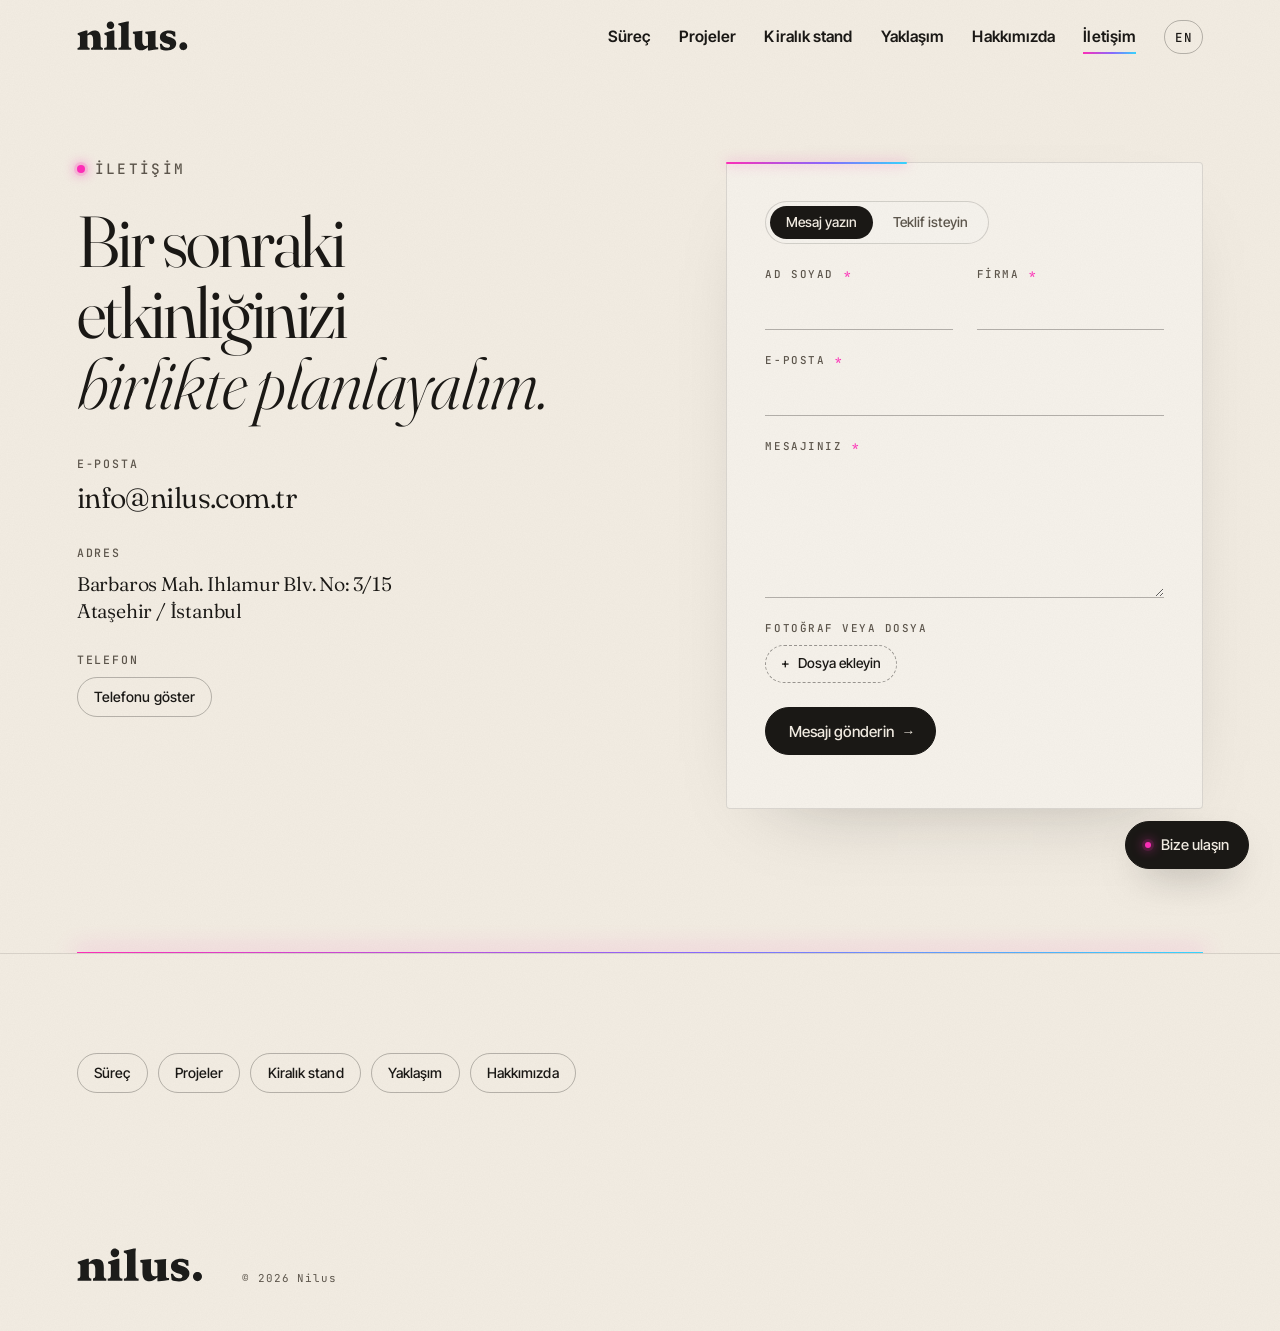
<file: iletisim.html>
<!doctype html>
<!-- Generated by _dev/build.ps1 from _dev/site.html. Edit the source, then rebuild. -->
<html lang="tr">
<head>
  <meta charset="utf-8">
  <meta name="viewport" content="width=device-width, initial-scale=1, viewport-fit=cover">
  <title>İletişim — Nilus | Mesaj yazın, teklif isteyin</title>
  <meta name="description" content="Nilus ile iletişime geçin: bir sonraki etkinliğiniz için mesaj yazın ya da teklif isteyin.">
  <meta name="theme-color" content="#F3EDE3">
  <meta property="og:type" content="website">
  <meta property="og:locale" content="tr_TR">
  <meta property="og:title" content="İletişim — Nilus | Mesaj yazın, teklif isteyin">
  <meta property="og:description" content="Nilus ile iletişime geçin: bir sonraki etkinliğiniz için mesaj yazın ya da teklif isteyin.">
  <!-- The page's own address and its other-language twin (filled in by _dev/build.ps1). -->
  <link rel="canonical" href="https://nilus.com.tr/iletisim.html">
  <link rel="alternate" hreflang="tr" href="https://nilus.com.tr/iletisim.html">
  <link rel="alternate" hreflang="en" href="https://nilus.com.tr/en-contact.html">
  <link rel="alternate" hreflang="x-default" href="https://nilus.com.tr/iletisim.html">
  <!-- Link preview card. Scrapers need absolute addresses. -->
  <meta property="og:site_name" content="Nilus">
  <meta property="og:url" content="https://nilus.com.tr/iletisim.html">
  <meta property="og:image" content="https://nilus.com.tr/assets/og-image.jpg">
  <meta property="og:image:width" content="1200">
  <meta property="og:image:height" content="630">
  <meta property="og:image:alt" content="Nilus logosu ve bir kongre standı modeli">
  <meta name="twitter:card" content="summary_large_image">
  <!-- The site's icon ("n." from the logo). Search engines and older browsers ask for /favicon.ico and a PNG;
       current browsers take the SVG. -->
  <link rel="icon" href="favicon.ico" sizes="48x48">
  <link rel="icon" href="assets/favicon.svg?v=2" type="image/svg+xml">
  <link rel="icon" href="assets/icon-192.png" type="image/png" sizes="192x192">
  <link rel="apple-touch-icon" href="assets/apple-touch-icon.png">
  <link rel="preconnect" href="https://cdn.jsdelivr.net" crossorigin>
  <!-- The typefaces are served from the site itself (css/fonts.css) and fetched with the first requests: the text
       settles at once and the 3D scene, which waits for them, starts sooner. -->
  <link rel="preload" href="assets/fonts/fraunces-normal-latin.woff2" as="font" type="font/woff2" crossorigin>
  <link rel="preload" href="assets/fonts/fraunces-italic-latin.woff2" as="font" type="font/woff2" crossorigin>
  <link rel="preload" href="assets/fonts/inter-tight-normal-latin.woff2" as="font" type="font/woff2" crossorigin>
  <link rel="preload" href="assets/fonts/jetbrains-mono-normal-latin.woff2" as="font" type="font/woff2" crossorigin>
  <!-- Turkish letters (latin-ext) -->
  <link rel="preload" href="assets/fonts/fraunces-normal-latin-ext.woff2" as="font" type="font/woff2" crossorigin>
  <link rel="preload" href="assets/fonts/inter-tight-normal-latin-ext.woff2" as="font" type="font/woff2" crossorigin>
  <link rel="stylesheet" href="css/fonts.css?v=43">
  <link rel="stylesheet" href="css/base.css?v=43">
  <link rel="stylesheet" href="css/chrome.css?v=43">
  <link rel="stylesheet" href="css/hero-process.css?v=43">
  <link rel="stylesheet" href="css/sections.css?v=43">
  <link rel="stylesheet" href="css/projects.css?v=43">
  <script>
    // Reveal-on-scroll hides [data-reveal] only when JS runs; if ui.js never boots, show everything.
    document.documentElement.classList.add('js');
    setTimeout(function () { if (!document.documentElement.classList.contains('js-ui')) document.documentElement.classList.remove('js'); }, 4500);
  </script>
  <script type="module" src="js/page.js?v=43"></script>
  <script type="module" src="js/contact.js?v=43"></script>
</head>
<body>
  <a class="skip-link" href="#content">İçeriğe geç</a>

  <!-- Nilus logo (original artwork, nilus logo/nilus logo black.svg) — referenced with <use> in nav and footer. -->
  <svg class="visually-hidden" aria-hidden="true" focusable="false">
    <symbol id="nilus-logo" viewBox="9 9 543 147">
      <path d="M23.48,86.74c0-2.23-.15-3.59-.61-4.59-.46-.99-1.24-1.63-2.5-2.4l-4.08-2.23-4.08-2.23v-6.41l20-6.7,20-6.7h7.96v17.47c5.44-5.63,10.97-9.85,16.62-12.67,5.65-2.82,11.43-4.22,17.35-4.22,10.97,0,18.64,2.96,23.57,9.42,4.93,6.46,7.11,16.41,7.11,30.38v28.73c0,3.21.14,5.88.44,7.96.29,2.09.73,3.59,1.31,4.46.58.97,1.65,1.75,3.18,2.36,1.53.61,3.52,1.04,5.95,1.33v9.51h-57.47v-9.51c2.23-.48,4.08-1.07,5.49-1.75,1.41-.68,2.38-1.46,2.86-2.33s.87-2.28,1.14-4.27c.27-1.99.41-4.56.41-7.77v-20.38c0-9.32-.97-16.16-3.52-20.68-2.55-4.51-6.67-6.7-12.98-6.7-1.84,0-3.69.24-5.58.75-1.89.51-3.83,1.29-5.87,2.35v44.66c0,3.3.14,5.97.41,8.03.27,2.06.65,3.52,1.14,4.39.49.88,1.5,1.65,3.03,2.28s3.57,1.12,6.09,1.41v9.51H11.64v-9.51c2.62-.39,4.76-.92,6.41-1.58,1.65-.66,2.82-1.43,3.5-2.31.68-.87,1.16-2.33,1.48-4.37.31-2.04.46-4.66.46-7.87v-37.86Z"/>
      <path d="M205.43,150.23h-63.49v-9.51c3.11-.29,5.63-.73,7.55-1.33,1.92-.61,3.23-1.38,3.91-2.36.68-.87,1.16-2.38,1.48-4.46.31-2.09.46-4.76.46-7.96v-37.86c0-2.82-.05-4.47-.65-5.63-.61-1.16-1.77-1.84-4-2.72l-3.69-1.46-3.69-1.46v-7.18l19.41-6.41,19.41-6.41h9.9v69.12c0,3.21.19,5.88.56,7.96.36,2.09.9,3.59,1.58,4.46.68.97,1.94,1.75,3.81,2.36,1.87.61,4.34,1.04,7.45,1.33v9.51ZM173.01,48.49c-5.05,0-9.66-2.09-13.01-5.44-3.35-3.35-5.43-7.96-5.43-13.01s2.09-9.76,5.43-13.08c3.35-3.32,7.96-5.36,13.01-5.36,2.43,0,4.71.44,6.84,1.34,2.14.9,4.13,2.26,5.97,4.1,6.02,5.24,6.65,13.3,3.86,19.95-2.79,6.65-9,11.89-16.67,11.5Z"/>
      <path d="M225.25,42.67c0-2.81-.34-5.1-1.02-6.82-.68-1.72-1.7-2.89-3.06-3.47l-4.85-2.04-4.85-2.04v-6.99l21.36-4.85,21.36-4.85h9.7c-.68,3.59-1.16,6.99-1.48,10.15-.31,3.16-.46,6.07-.46,8.69v94.16c0,3.21.19,5.88.56,7.96.36,2.09.9,3.59,1.58,4.46.68.97,1.94,1.75,3.81,2.36,1.87.61,4.34,1.04,7.45,1.33v9.51h-63.49v-9.51c3.11-.29,5.63-.73,7.55-1.33,1.92-.61,3.23-1.38,3.91-2.36.68-.87,1.16-2.38,1.48-4.46.31-2.09.46-4.76.46-7.96V42.67Z"/>
      <path d="M406.99,147.9l-21.26,2.52-21.26,2.52h-7.77v-17.09c-5.63,5.53-11.26,9.71-16.87,12.5-5.61,2.79-11.19,4.2-16.72,4.2-10.48,0-18.25-2.77-23.4-8.81-5.14-6.04-7.67-15.36-7.67-28.47v-36.31c0-2.43,0-3.79-.39-4.66-.39-.87-1.17-1.26-2.72-1.75l-3.01-1.17-3.01-1.17v-8.93l23.79-2.33,23.79-2.33c-.58,1.84-1.02,3.93-1.31,6.28-.29,2.35-.44,4.97-.44,7.89v37.08c0,7.38,1.6,13.3,4.64,17.38,3.03,4.08,7.5,6.31,13.23,6.31,1.55,0,3.15-.24,4.83-.75,1.67-.51,3.42-1.29,5.27-2.36v-45.82c0-2.62-.24-4.71-.83-6.34-.58-1.63-1.5-2.79-2.86-3.57-1.36-.78-2.48-1.26-3.86-1.63s-3.03-.61-5.46-.9v-8.93l25.73-2.33,25.73-2.33c-.49,1.75-.88,3.79-1.14,6.14s-.41,5.02-.41,8.03v53.78c0,3.01.15,5.49.46,7.43s.8,3.35,1.48,4.22c.58.87,1.75,1.55,3.5,2.01,1.75.46,4.08.7,6.99.7h.97v8.93Z"/>
      <path d="M482.74,143.83c-4.18,3.2-8.98,5.58-14.42,7.16-5.44,1.58-11.5,2.35-18.2,2.35s-12.28-.53-17.6-1.6c-5.32-1.07-10.07-2.67-14.25-4.81l-1.75-13.4-1.75-13.4h8.93c2.81,6.7,6.26,11.6,10.92,14.83s10.53,4.78,18.2,4.78c3.2,0,6.21-1.02,8.42-2.6,2.21-1.58,3.62-3.71,3.62-5.94,0-2.62-1.12-4.66-3.79-6.46-2.67-1.8-6.89-3.35-13.11-5-10.87-2.91-19.03-6.99-24.46-12.23-5.44-5.24-8.15-11.65-8.15-19.22,0-5.44,1.07-10.19,3.2-14.27,2.14-4.08,5.34-7.48,9.61-10.2,4.27-2.72,9.03-4.76,14.27-6.11,5.24-1.36,10.97-2.04,17.18-2.04,4.37,0,9.08.48,14.15,1.48,5.07,1,10.51,2.5,16.33,4.54l.68,11.84.68,11.84h-9.12c-2.62-5.34-6.12-9.37-10.46-12.06-4.34-2.69-9.54-4.05-15.56-4.05-3.79,0-6.6.58-8.47,1.77-1.87,1.19-2.79,2.99-2.79,5.41s.83,3.98,3.42,5.48c2.6,1.5,6.96,2.96,14.05,5.19,10.77,3.4,18.93,7.28,24.39,12.28,5.46,5,8.23,11.11,8.23,18.98,0,5.34-1.02,10.1-3.08,14.32-2.06,4.22-5.17,7.91-9.34,11.12Z"/>
      <path d="M549.36,132.76c0,5.44-2.18,10.39-5.73,13.98-3.54,3.59-8.45,5.82-13.88,5.82-5.14,0-9.95-2.28-13.47-5.9-3.52-3.62-5.75-8.57-5.75-13.91s2.14-10.49,5.61-14.05c3.47-3.57,8.28-5.75,13.61-5.75s10.44,2.18,13.95,5.75c3.52,3.57,5.65,8.52,5.65,14.05Z"/>
    </symbol>
  </svg>

  <div class="grain" aria-hidden="true"></div>

  <header class="nav">
    <div class="nav-inner">
      <a class="wordmark" href="./" aria-label="Nilus — sayfa başı">
        <!-- The outer viewBox starts at 0: <use> places the symbol at the origin, so an offset here would crop the artwork. -->
        <svg class="logo" viewBox="0 0 543 147" aria-hidden="true" focusable="false"><use href="#nilus-logo"/></svg>
      </a>
      <button class="nav-toggle" type="button" aria-expanded="false" aria-controls="nav-menu">
        <span class="nav-toggle-lines" aria-hidden="true"></span><span class="visually-hidden">Menü</span>
      </button>
      <nav id="nav-menu" class="nav-menu" aria-label="Ana menü">
        <ul class="nav-links">
          <li><a href="./">Süreç</a></li>
          <li><a href="projeler.html">Projeler</a></li>
          <li><a href="kiralik-stand.html">Kiralık stand</a></li>
          <li><a href="yaklasim.html">Yaklaşım</a></li>
          <li><a href="hakkimizda.html">Hakkımızda</a></li>
          <li><a href="iletisim.html" aria-current="page">İletişim</a></li>
          <li><a class="nav-lang" href="en-contact.html" lang="en" hreflang="en" aria-label="English">EN</a></li>
        </ul>
      </nav>
    </div>
  </header>


  <main id="content" tabindex="-1">





    <section id="iletisim" class="section contact" aria-labelledby="contact-title">
      <div class="wrap contact-inner">
        <div class="contact-copy">
          <p class="eyebrow" data-reveal><span class="neon-dot" aria-hidden="true"></span>İletişim</p>
          <h1 id="contact-title" class="contact-title" data-reveal>Bir sonraki etkinliğinizi <em>birlikte planlayalım.</em></h1>
          <p class="contact-mail" data-reveal>
            <span class="contact-mail-label">E-posta</span>
            <a href="mailto:info@nilus.com.tr">info@nilus.com.tr</a>
          </p>
          <div class="contact-mail contact-address" data-reveal>
            <span class="contact-mail-label">Adres</span>
            <address>Barbaros Mah. Ihlamur Blv. No:&nbsp;3/15<br>Ataşehir&nbsp;/&nbsp;İstanbul</address>
          </div>
          <!-- The number is not in the page: js/contact.js writes it in when the button is pressed, so programs that
               collect phone numbers from web pages do not find it. -->
          <p class="contact-mail contact-phone" data-reveal>
            <span class="contact-mail-label">Telefon</span>
            <button type="button" class="btn btn-ghost btn-small phone-reveal" data-k="jddghcbech">Telefonu göster</button>
          </p>
        </div>

        <!-- Quote requests and messages are posted to data-endpoint (api/mesajlar.php) and listed in the inbox, mesajlar/. -->
        <!-- The choice at the top shows the parts marked with the matching data-kind (js/contact.js). -->
        <form id="contact-form" class="contact-form" data-endpoint="api/mesajlar.php" novalidate data-reveal>
          <fieldset class="form-kind">
            <legend class="visually-hidden">Ne göndermek istiyorsunuz?</legend>
            <label><input type="radio" name="kind" value="message" checked><span>Mesaj yazın</span></label>
            <label><input type="radio" name="kind" value="brief"><span>Teklif isteyin</span></label>
          </fieldset>
          <div class="field-row">
            <p class="field">
              <label for="cf-name">Ad Soyad <span class="field-required" aria-hidden="true">*</span></label>
              <input id="cf-name" name="name" type="text" autocomplete="name" maxlength="120" required>
            </p>
            <p class="field">
              <label for="cf-company">Firma <span class="field-required" aria-hidden="true">*</span></label>
              <input id="cf-company" name="company" type="text" autocomplete="organization" maxlength="160" required>
            </p>
          </div>
          <p class="field">
            <label for="cf-email">E-posta <span class="field-required" aria-hidden="true">*</span></label>
            <input id="cf-email" name="email" type="email" autocomplete="email" maxlength="200" required>
          </p>
          <div class="brief-fields" data-kind="brief" hidden>
            <div class="field-row">
              <p class="field">
                <label for="cf-city">Şehir</label>
                <input id="cf-city" name="city" type="text" maxlength="80">
              </p>
              <p class="field">
                <label for="cf-size">Stand ölçüsü</label>
                <input id="cf-size" name="size" type="text" maxlength="80" placeholder="örn. 6 × 4 m">
              </p>
            </div>
            <p class="field">
              <label for="cf-date">Etkinlik tarihi</label>
              <input id="cf-date" name="date" type="date" class="is-empty">
            </p>
          </div>
          <p class="field">
            <label for="cf-message"><span data-kind="message">Mesajınız <span class="field-required" aria-hidden="true">*</span></span><span data-kind="brief" hidden>Notlarınız</span></label>
            <textarea id="cf-message" name="message" rows="5" maxlength="4000"></textarea>
          </p>
          <div class="field field-files">
            <span class="field-label">Fotoğraf veya dosya</span>
            <label class="file-pick"><input type="file" name="files" multiple><span aria-hidden="true">+</span>Dosya ekleyin</label>
            <ul class="file-list" aria-label="Eklenen dosyalar"></ul>
          </div>
          <p class="field-trap" aria-hidden="true">
            <label for="cf-website">Bu alanı boş bırakın</label>
            <input id="cf-website" name="website" type="text" tabindex="-1" autocomplete="off">
          </p>
          <div class="form-actions">
            <button class="btn" type="submit"><span data-kind="message">Mesajı gönderin</span><span data-kind="brief" hidden>Teklif isteyin</span><span class="btn-arrow" aria-hidden="true">→</span></button>
            <p class="form-status" role="status" aria-live="polite"></p>
          </div>
        </form>
      </div>
    </section>

    <section class="section page-next" aria-label="Diğer sayfalar">
      <div class="wrap page-next-inner">
        <ul class="page-next-others" data-reveal>
          <li><a class="btn btn-ghost btn-small" href="./">Süreç</a></li>
          <li><a class="btn btn-ghost btn-small" href="projeler.html">Projeler</a></li>
          <li><a class="btn btn-ghost btn-small" href="kiralik-stand.html">Kiralık stand</a></li>
          <li><a class="btn btn-ghost btn-small" href="yaklasim.html">Yaklaşım</a></li>
          <li><a class="btn btn-ghost btn-small" href="hakkimizda.html">Hakkımızda</a></li>
        </ul>
      </div>
    </section>
    <footer class="footer">
      <div class="wrap footer-inner">
        <p class="wordmark wordmark-footer">
          <svg class="logo" viewBox="0 0 543 147" role="img" aria-label="Nilus"><use href="#nilus-logo"/></svg>
        </p>
        <p class="footer-copy">© 2026 Nilus</p>
      </div>
    </footer>
  </main>

  <!-- Message box, bottom right on every screen — same endpoint as the contact form (js/contact.js) -->
  <div class="helpbox" id="helpbox">
    <section id="helpbox-panel" class="helpbox-panel" aria-labelledby="helpbox-title" hidden>
      <div class="helpbox-head">
        <h2 id="helpbox-title" class="helpbox-title">Bize ulaşın</h2>
        <button type="button" class="helpbox-close" aria-label="Kapat"><span aria-hidden="true">×</span></button>
      </div>
      <p class="helpbox-lede">Sorunuzu ya da fikrinizi yazın; size e-postayla dönüş yapalım.</p>
      <form class="helpbox-form" data-endpoint="api/mesajlar.php" novalidate>
        <p class="field">
          <label for="hb-name">Ad Soyad <span class="field-required" aria-hidden="true">*</span></label>
          <input id="hb-name" name="name" type="text" autocomplete="name" maxlength="120" required>
        </p>
        <p class="field">
          <label for="hb-email">E-posta <span class="field-required" aria-hidden="true">*</span></label>
          <input id="hb-email" name="email" type="email" autocomplete="email" maxlength="200" required>
        </p>
        <p class="field">
          <label for="hb-message">Mesajınız <span class="field-required" aria-hidden="true">*</span></label>
          <textarea id="hb-message" name="message" rows="3" maxlength="4000" required></textarea>
        </p>
        <div class="field field-files">
          <span class="field-label">Fotoğraf veya dosya</span>
          <label class="file-pick"><input type="file" name="files" multiple><span aria-hidden="true">+</span>Dosya ekleyin</label>
          <ul class="file-list" aria-label="Eklenen dosyalar"></ul>
        </div>
        <p class="field-trap" aria-hidden="true">
          <label for="hb-website">Bu alanı boş bırakın</label>
          <input id="hb-website" name="website" type="text" tabindex="-1" autocomplete="off">
        </p>
        <div class="form-actions">
          <button class="btn btn-small" type="submit">Gönderin<span class="btn-arrow" aria-hidden="true">→</span></button>
          <p class="form-status" role="status" aria-live="polite"></p>
        </div>
      </form>
    </section>
    <button type="button" class="helpbox-toggle" aria-expanded="false" aria-controls="helpbox-panel">
      <span class="neon-dot" aria-hidden="true"></span>Bize ulaşın
    </button>
  </div>

</body>
</html>
</file>
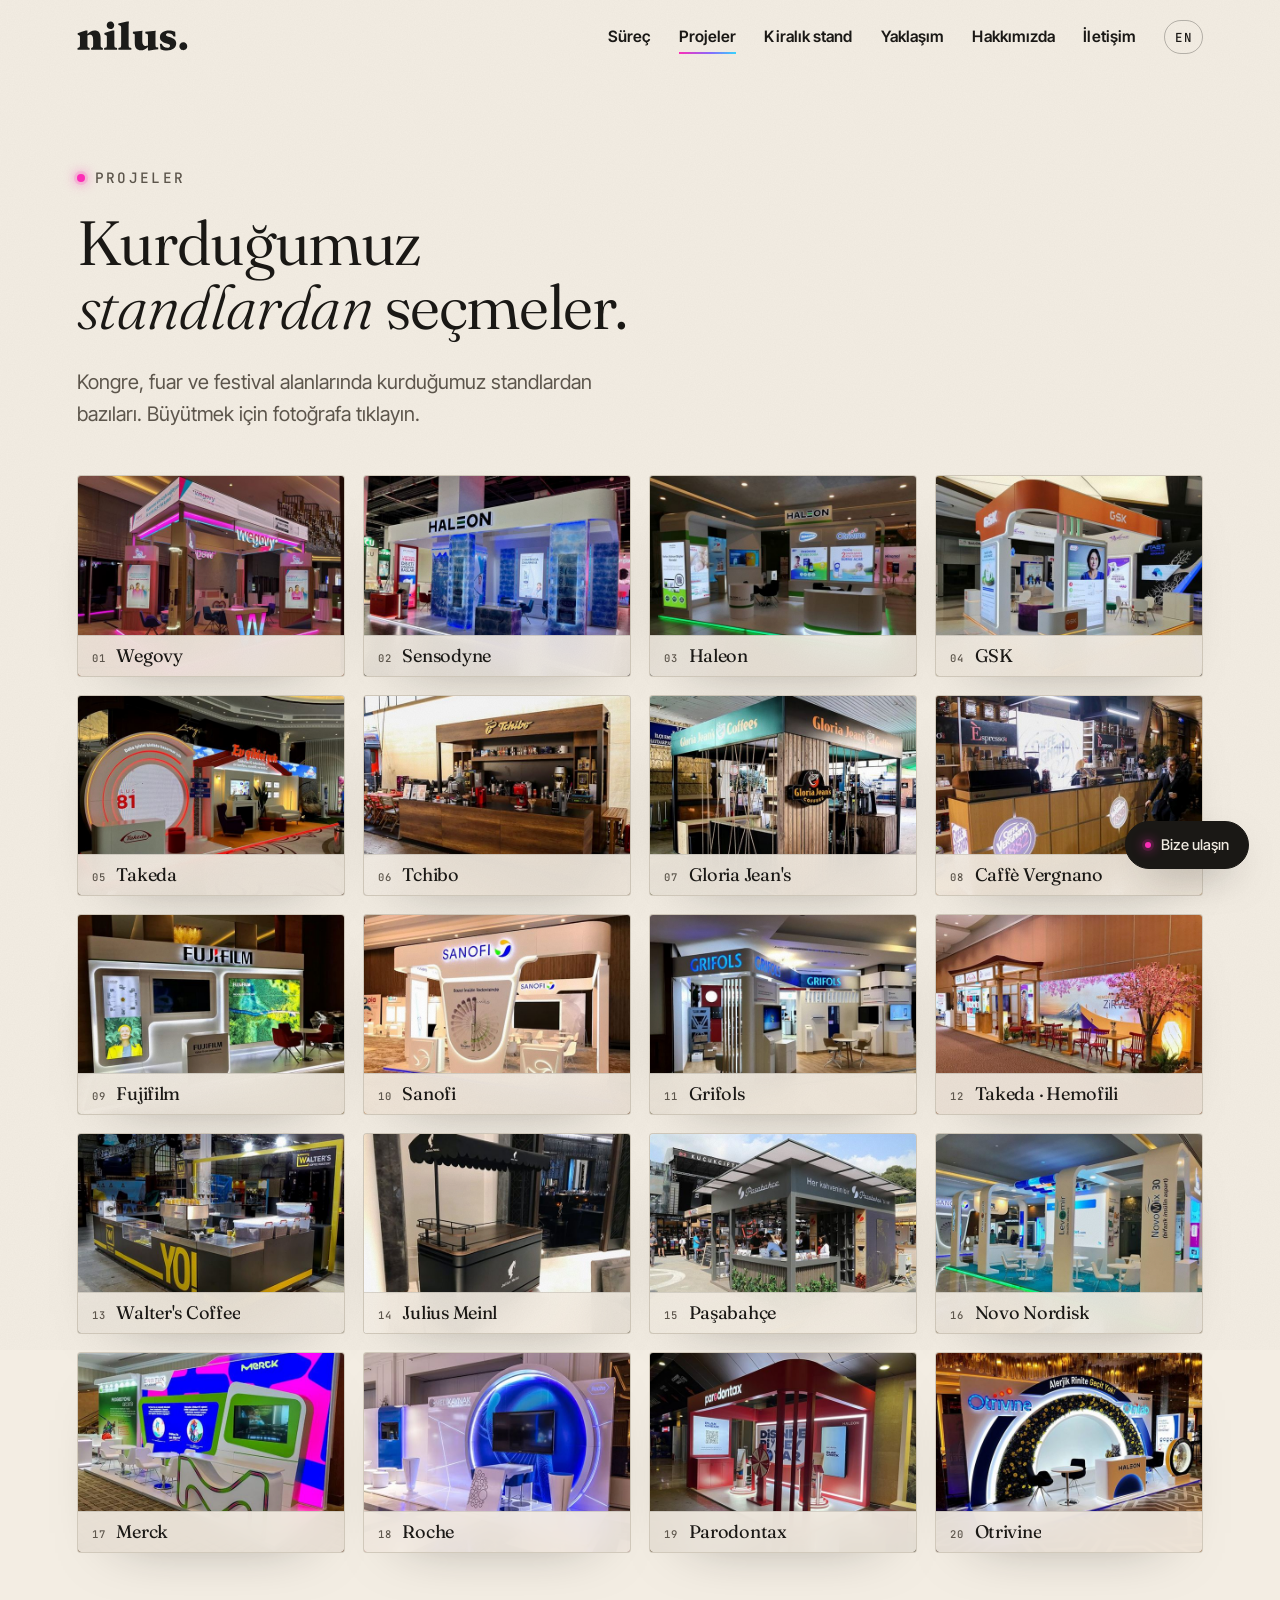
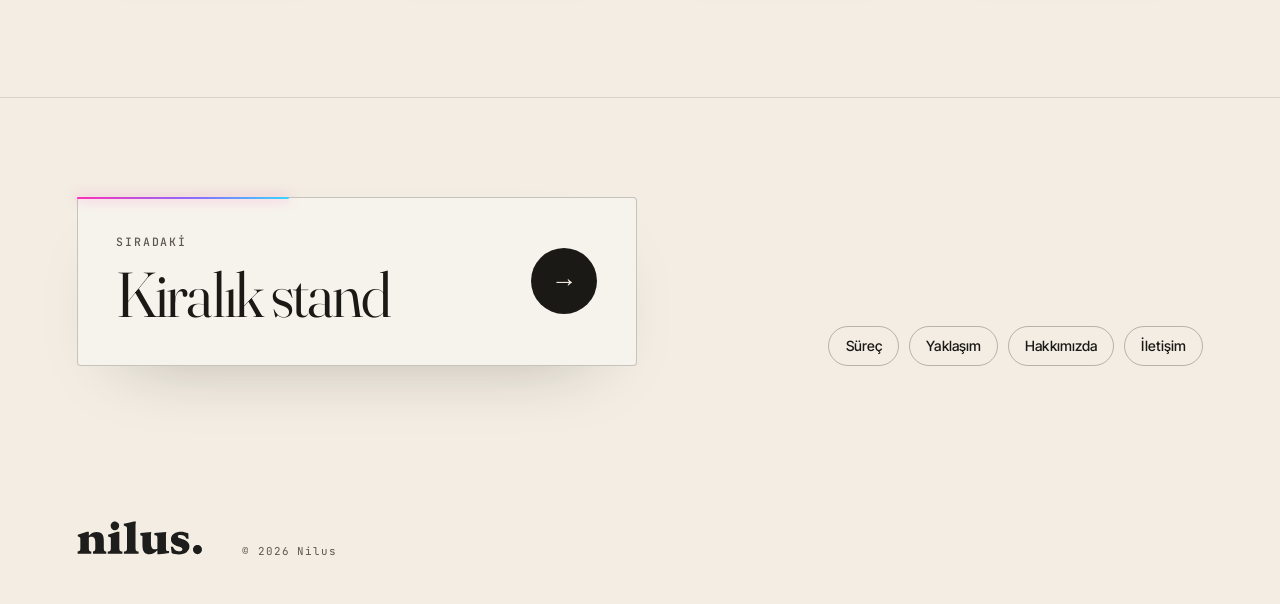
<file: projeler.html>
<!doctype html>
<!-- Generated by _dev/build.ps1 from _dev/site.html. Edit the source, then rebuild. -->
<html lang="tr">
<head>
  <meta charset="utf-8">
  <meta name="viewport" content="width=device-width, initial-scale=1, viewport-fit=cover">
  <title>Projeler — Nilus | Kongre ve fuar standları</title>
  <meta name="description" content="Nilus'un farklı markalar için tasarlayıp kurduğu kongre ve fuar standlarından seçmeler.">
  <meta name="theme-color" content="#F3EDE3">
  <meta property="og:type" content="website">
  <meta property="og:locale" content="tr_TR">
  <meta property="og:title" content="Projeler — Nilus | Kongre ve fuar standları">
  <meta property="og:description" content="Nilus'un farklı markalar için tasarlayıp kurduğu kongre ve fuar standlarından seçmeler.">
  <!-- The page's own address and its other-language twin (filled in by _dev/build.ps1). -->
  <link rel="canonical" href="https://nilus.com.tr/projeler.html">
  <link rel="alternate" hreflang="tr" href="https://nilus.com.tr/projeler.html">
  <link rel="alternate" hreflang="en" href="https://nilus.com.tr/en-projects.html">
  <link rel="alternate" hreflang="x-default" href="https://nilus.com.tr/projeler.html">
  <!-- Link preview card. Scrapers need absolute addresses. -->
  <meta property="og:site_name" content="Nilus">
  <meta property="og:url" content="https://nilus.com.tr/projeler.html">
  <meta property="og:image" content="https://nilus.com.tr/assets/og-image.jpg">
  <meta property="og:image:width" content="1200">
  <meta property="og:image:height" content="630">
  <meta property="og:image:alt" content="Nilus logosu ve bir kongre standı modeli">
  <meta name="twitter:card" content="summary_large_image">
  <!-- The site's icon ("n." from the logo). Search engines and older browsers ask for /favicon.ico and a PNG;
       current browsers take the SVG. -->
  <link rel="icon" href="favicon.ico" sizes="48x48">
  <link rel="icon" href="assets/favicon.svg?v=2" type="image/svg+xml">
  <link rel="icon" href="assets/icon-192.png" type="image/png" sizes="192x192">
  <link rel="apple-touch-icon" href="assets/apple-touch-icon.png">
  <link rel="preconnect" href="https://cdn.jsdelivr.net" crossorigin>
  <!-- The typefaces are served from the site itself (css/fonts.css) and fetched with the first requests: the text
       settles at once and the 3D scene, which waits for them, starts sooner. -->
  <link rel="preload" href="assets/fonts/fraunces-normal-latin.woff2" as="font" type="font/woff2" crossorigin>
  <link rel="preload" href="assets/fonts/fraunces-italic-latin.woff2" as="font" type="font/woff2" crossorigin>
  <link rel="preload" href="assets/fonts/inter-tight-normal-latin.woff2" as="font" type="font/woff2" crossorigin>
  <link rel="preload" href="assets/fonts/jetbrains-mono-normal-latin.woff2" as="font" type="font/woff2" crossorigin>
  <!-- Turkish letters (latin-ext) -->
  <link rel="preload" href="assets/fonts/fraunces-normal-latin-ext.woff2" as="font" type="font/woff2" crossorigin>
  <link rel="preload" href="assets/fonts/inter-tight-normal-latin-ext.woff2" as="font" type="font/woff2" crossorigin>
  <link rel="stylesheet" href="css/fonts.css?v=43">
  <link rel="stylesheet" href="css/base.css?v=43">
  <link rel="stylesheet" href="css/chrome.css?v=43">
  <link rel="stylesheet" href="css/hero-process.css?v=43">
  <link rel="stylesheet" href="css/sections.css?v=43">
  <link rel="stylesheet" href="css/projects.css?v=43">
  <script>
    // Reveal-on-scroll hides [data-reveal] only when JS runs; if ui.js never boots, show everything.
    document.documentElement.classList.add('js');
    setTimeout(function () { if (!document.documentElement.classList.contains('js-ui')) document.documentElement.classList.remove('js'); }, 4500);
  </script>
  <script type="module" src="js/page.js?v=43"></script>
  <script type="module" src="js/projects/index.js?v=43"></script>
  <script type="module" src="js/contact.js?v=43"></script>
</head>
<body>
  <a class="skip-link" href="#content">İçeriğe geç</a>

  <!-- Nilus logo (original artwork, nilus logo/nilus logo black.svg) — referenced with <use> in nav and footer. -->
  <svg class="visually-hidden" aria-hidden="true" focusable="false">
    <symbol id="nilus-logo" viewBox="9 9 543 147">
      <path d="M23.48,86.74c0-2.23-.15-3.59-.61-4.59-.46-.99-1.24-1.63-2.5-2.4l-4.08-2.23-4.08-2.23v-6.41l20-6.7,20-6.7h7.96v17.47c5.44-5.63,10.97-9.85,16.62-12.67,5.65-2.82,11.43-4.22,17.35-4.22,10.97,0,18.64,2.96,23.57,9.42,4.93,6.46,7.11,16.41,7.11,30.38v28.73c0,3.21.14,5.88.44,7.96.29,2.09.73,3.59,1.31,4.46.58.97,1.65,1.75,3.18,2.36,1.53.61,3.52,1.04,5.95,1.33v9.51h-57.47v-9.51c2.23-.48,4.08-1.07,5.49-1.75,1.41-.68,2.38-1.46,2.86-2.33s.87-2.28,1.14-4.27c.27-1.99.41-4.56.41-7.77v-20.38c0-9.32-.97-16.16-3.52-20.68-2.55-4.51-6.67-6.7-12.98-6.7-1.84,0-3.69.24-5.58.75-1.89.51-3.83,1.29-5.87,2.35v44.66c0,3.3.14,5.97.41,8.03.27,2.06.65,3.52,1.14,4.39.49.88,1.5,1.65,3.03,2.28s3.57,1.12,6.09,1.41v9.51H11.64v-9.51c2.62-.39,4.76-.92,6.41-1.58,1.65-.66,2.82-1.43,3.5-2.31.68-.87,1.16-2.33,1.48-4.37.31-2.04.46-4.66.46-7.87v-37.86Z"/>
      <path d="M205.43,150.23h-63.49v-9.51c3.11-.29,5.63-.73,7.55-1.33,1.92-.61,3.23-1.38,3.91-2.36.68-.87,1.16-2.38,1.48-4.46.31-2.09.46-4.76.46-7.96v-37.86c0-2.82-.05-4.47-.65-5.63-.61-1.16-1.77-1.84-4-2.72l-3.69-1.46-3.69-1.46v-7.18l19.41-6.41,19.41-6.41h9.9v69.12c0,3.21.19,5.88.56,7.96.36,2.09.9,3.59,1.58,4.46.68.97,1.94,1.75,3.81,2.36,1.87.61,4.34,1.04,7.45,1.33v9.51ZM173.01,48.49c-5.05,0-9.66-2.09-13.01-5.44-3.35-3.35-5.43-7.96-5.43-13.01s2.09-9.76,5.43-13.08c3.35-3.32,7.96-5.36,13.01-5.36,2.43,0,4.71.44,6.84,1.34,2.14.9,4.13,2.26,5.97,4.1,6.02,5.24,6.65,13.3,3.86,19.95-2.79,6.65-9,11.89-16.67,11.5Z"/>
      <path d="M225.25,42.67c0-2.81-.34-5.1-1.02-6.82-.68-1.72-1.7-2.89-3.06-3.47l-4.85-2.04-4.85-2.04v-6.99l21.36-4.85,21.36-4.85h9.7c-.68,3.59-1.16,6.99-1.48,10.15-.31,3.16-.46,6.07-.46,8.69v94.16c0,3.21.19,5.88.56,7.96.36,2.09.9,3.59,1.58,4.46.68.97,1.94,1.75,3.81,2.36,1.87.61,4.34,1.04,7.45,1.33v9.51h-63.49v-9.51c3.11-.29,5.63-.73,7.55-1.33,1.92-.61,3.23-1.38,3.91-2.36.68-.87,1.16-2.38,1.48-4.46.31-2.09.46-4.76.46-7.96V42.67Z"/>
      <path d="M406.99,147.9l-21.26,2.52-21.26,2.52h-7.77v-17.09c-5.63,5.53-11.26,9.71-16.87,12.5-5.61,2.79-11.19,4.2-16.72,4.2-10.48,0-18.25-2.77-23.4-8.81-5.14-6.04-7.67-15.36-7.67-28.47v-36.31c0-2.43,0-3.79-.39-4.66-.39-.87-1.17-1.26-2.72-1.75l-3.01-1.17-3.01-1.17v-8.93l23.79-2.33,23.79-2.33c-.58,1.84-1.02,3.93-1.31,6.28-.29,2.35-.44,4.97-.44,7.89v37.08c0,7.38,1.6,13.3,4.64,17.38,3.03,4.08,7.5,6.31,13.23,6.31,1.55,0,3.15-.24,4.83-.75,1.67-.51,3.42-1.29,5.27-2.36v-45.82c0-2.62-.24-4.71-.83-6.34-.58-1.63-1.5-2.79-2.86-3.57-1.36-.78-2.48-1.26-3.86-1.63s-3.03-.61-5.46-.9v-8.93l25.73-2.33,25.73-2.33c-.49,1.75-.88,3.79-1.14,6.14s-.41,5.02-.41,8.03v53.78c0,3.01.15,5.49.46,7.43s.8,3.35,1.48,4.22c.58.87,1.75,1.55,3.5,2.01,1.75.46,4.08.7,6.99.7h.97v8.93Z"/>
      <path d="M482.74,143.83c-4.18,3.2-8.98,5.58-14.42,7.16-5.44,1.58-11.5,2.35-18.2,2.35s-12.28-.53-17.6-1.6c-5.32-1.07-10.07-2.67-14.25-4.81l-1.75-13.4-1.75-13.4h8.93c2.81,6.7,6.26,11.6,10.92,14.83s10.53,4.78,18.2,4.78c3.2,0,6.21-1.02,8.42-2.6,2.21-1.58,3.62-3.71,3.62-5.94,0-2.62-1.12-4.66-3.79-6.46-2.67-1.8-6.89-3.35-13.11-5-10.87-2.91-19.03-6.99-24.46-12.23-5.44-5.24-8.15-11.65-8.15-19.22,0-5.44,1.07-10.19,3.2-14.27,2.14-4.08,5.34-7.48,9.61-10.2,4.27-2.72,9.03-4.76,14.27-6.11,5.24-1.36,10.97-2.04,17.18-2.04,4.37,0,9.08.48,14.15,1.48,5.07,1,10.51,2.5,16.33,4.54l.68,11.84.68,11.84h-9.12c-2.62-5.34-6.12-9.37-10.46-12.06-4.34-2.69-9.54-4.05-15.56-4.05-3.79,0-6.6.58-8.47,1.77-1.87,1.19-2.79,2.99-2.79,5.41s.83,3.98,3.42,5.48c2.6,1.5,6.96,2.96,14.05,5.19,10.77,3.4,18.93,7.28,24.39,12.28,5.46,5,8.23,11.11,8.23,18.98,0,5.34-1.02,10.1-3.08,14.32-2.06,4.22-5.17,7.91-9.34,11.12Z"/>
      <path d="M549.36,132.76c0,5.44-2.18,10.39-5.73,13.98-3.54,3.59-8.45,5.82-13.88,5.82-5.14,0-9.95-2.28-13.47-5.9-3.52-3.62-5.75-8.57-5.75-13.91s2.14-10.49,5.61-14.05c3.47-3.57,8.28-5.75,13.61-5.75s10.44,2.18,13.95,5.75c3.52,3.57,5.65,8.52,5.65,14.05Z"/>
    </symbol>
  </svg>

  <div class="grain" aria-hidden="true"></div>

  <header class="nav">
    <div class="nav-inner">
      <a class="wordmark" href="./" aria-label="Nilus — sayfa başı">
        <!-- The outer viewBox starts at 0: <use> places the symbol at the origin, so an offset here would crop the artwork. -->
        <svg class="logo" viewBox="0 0 543 147" aria-hidden="true" focusable="false"><use href="#nilus-logo"/></svg>
      </a>
      <button class="nav-toggle" type="button" aria-expanded="false" aria-controls="nav-menu">
        <span class="nav-toggle-lines" aria-hidden="true"></span><span class="visually-hidden">Menü</span>
      </button>
      <nav id="nav-menu" class="nav-menu" aria-label="Ana menü">
        <ul class="nav-links">
          <li><a href="./">Süreç</a></li>
          <li><a href="projeler.html" aria-current="page">Projeler</a></li>
          <li><a href="kiralik-stand.html">Kiralık stand</a></li>
          <li><a href="yaklasim.html">Yaklaşım</a></li>
          <li><a href="hakkimizda.html">Hakkımızda</a></li>
          <li><a href="iletisim.html">İletişim</a></li>
          <li><a class="nav-lang" href="en-projects.html" lang="en" hreflang="en" aria-label="English">EN</a></li>
        </ul>
      </nav>
    </div>
  </header>


  <main id="content" tabindex="-1">

    <section id="projeler" class="section projects" aria-labelledby="projects-title">
      <div class="wrap">
        <div class="projects-head">
          <div>
            <p class="eyebrow" data-reveal><span class="neon-dot" aria-hidden="true"></span>Projeler</p>
            <h1 id="projects-title" class="section-title" data-reveal>Kurduğumuz <em>standlardan</em> seçmeler.</h1>
            <p class="section-lede" data-reveal>Kongre, fuar ve festival alanlarında kurduğumuz standlardan bazıları. Büyütmek için fotoğrafa tıklayın.</p>
          </div>
        </div>

        <div class="projects-grid">
          <button class="project" type="button" data-photo="assets/projects/photos/wegovy.jpg" data-name="Wegovy" data-reveal>
            <img src="assets/projects/photos/wegovy-s.jpg" srcset="assets/projects/photos/wegovy-xs.jpg 600w, assets/projects/photos/wegovy-s.jpg 900w" sizes="(max-width: 760px) 46vw, (max-width: 1180px) 31vw, 23vw" alt="Wegovy kongre standı" width="900" height="675" loading="lazy" decoding="async">
            <span class="project-meta"><span class="project-index" aria-hidden="true"></span><span class="project-name">Wegovy</span></span>
            <span class="project-cta" aria-hidden="true">Büyütün</span>
          </button>

          <button class="project" type="button" data-photo="assets/projects/photos/sensodyne.jpg" data-name="Sensodyne" data-reveal>
            <img src="assets/projects/photos/sensodyne-s.jpg" srcset="assets/projects/photos/sensodyne-xs.jpg 600w, assets/projects/photos/sensodyne-s.jpg 900w" sizes="(max-width: 760px) 46vw, (max-width: 1180px) 31vw, 23vw" alt="Sensodyne kongre standı" width="900" height="675" loading="lazy" decoding="async">
            <span class="project-meta"><span class="project-index" aria-hidden="true"></span><span class="project-name">Sensodyne</span></span>
            <span class="project-cta" aria-hidden="true">Büyütün</span>
          </button>

          <button class="project" type="button" data-photo="assets/projects/photos/haleon.jpg" data-name="Haleon" data-reveal>
            <img src="assets/projects/photos/haleon-s.jpg" srcset="assets/projects/photos/haleon-xs.jpg 600w, assets/projects/photos/haleon-s.jpg 900w" sizes="(max-width: 760px) 46vw, (max-width: 1180px) 31vw, 23vw" alt="Haleon kongre standı" width="900" height="675" loading="lazy" decoding="async">
            <span class="project-meta"><span class="project-index" aria-hidden="true"></span><span class="project-name">Haleon</span></span>
            <span class="project-cta" aria-hidden="true">Büyütün</span>
          </button>

          <button class="project" type="button" data-photo="assets/projects/photos/gsk.jpg" data-name="GSK" data-reveal>
            <img src="assets/projects/photos/gsk-s.jpg" srcset="assets/projects/photos/gsk-xs.jpg 600w, assets/projects/photos/gsk-s.jpg 900w" sizes="(max-width: 760px) 46vw, (max-width: 1180px) 31vw, 23vw" alt="GSK kongre standı" width="900" height="675" loading="lazy" decoding="async">
            <span class="project-meta"><span class="project-index" aria-hidden="true"></span><span class="project-name">GSK</span></span>
            <span class="project-cta" aria-hidden="true">Büyütün</span>
          </button>

          <button class="project" type="button" data-photo="assets/projects/photos/takeda.jpg" data-name="Takeda" data-reveal>
            <img src="assets/projects/photos/takeda-s.jpg" srcset="assets/projects/photos/takeda-xs.jpg 600w, assets/projects/photos/takeda-s.jpg 900w" sizes="(max-width: 760px) 46vw, (max-width: 1180px) 31vw, 23vw" alt="Takeda kongre standı" width="900" height="675" loading="lazy" decoding="async">
            <span class="project-meta"><span class="project-index" aria-hidden="true"></span><span class="project-name">Takeda</span></span>
            <span class="project-cta" aria-hidden="true">Büyütün</span>
          </button>

          <button class="project" type="button" data-photo="assets/projects/photos/tchibo.jpg" data-name="Tchibo" data-reveal>
            <img src="assets/projects/photos/tchibo-s.jpg" srcset="assets/projects/photos/tchibo-xs.jpg 600w, assets/projects/photos/tchibo-s.jpg 900w" sizes="(max-width: 760px) 46vw, (max-width: 1180px) 31vw, 23vw" alt="Tchibo kahve standı" width="900" height="675" loading="lazy" decoding="async">
            <span class="project-meta"><span class="project-index" aria-hidden="true"></span><span class="project-name">Tchibo</span></span>
            <span class="project-cta" aria-hidden="true">Büyütün</span>
          </button>

          <button class="project" type="button" data-photo="assets/projects/photos/gloria-jeans.jpg" data-name="Gloria Jean's" data-reveal>
            <img src="assets/projects/photos/gloria-jeans-s.jpg" srcset="assets/projects/photos/gloria-jeans-xs.jpg 600w, assets/projects/photos/gloria-jeans-s.jpg 900w" sizes="(max-width: 760px) 46vw, (max-width: 1180px) 31vw, 23vw" alt="Gloria Jean's kahve standı" width="900" height="675" loading="lazy" decoding="async">
            <span class="project-meta"><span class="project-index" aria-hidden="true"></span><span class="project-name">Gloria Jean's</span></span>
            <span class="project-cta" aria-hidden="true">Büyütün</span>
          </button>

          <button class="project" type="button" data-photo="assets/projects/photos/vergnano.jpg" data-name="Caffè Vergnano" data-reveal>
            <img src="assets/projects/photos/vergnano-s.jpg" srcset="assets/projects/photos/vergnano-xs.jpg 600w, assets/projects/photos/vergnano-s.jpg 900w" sizes="(max-width: 760px) 46vw, (max-width: 1180px) 31vw, 23vw" alt="Caffè Vergnano kahve standı" width="900" height="675" loading="lazy" decoding="async">
            <span class="project-meta"><span class="project-index" aria-hidden="true"></span><span class="project-name">Caffè Vergnano</span></span>
            <span class="project-cta" aria-hidden="true">Büyütün</span>
          </button>

          <button class="project" type="button" data-photo="assets/projects/photos/fujifilm.jpg" data-name="Fujifilm" data-reveal>
            <img src="assets/projects/photos/fujifilm-s.jpg" srcset="assets/projects/photos/fujifilm-xs.jpg 600w, assets/projects/photos/fujifilm-s.jpg 900w" sizes="(max-width: 760px) 46vw, (max-width: 1180px) 31vw, 23vw" alt="Fujifilm kongre standı" width="900" height="675" loading="lazy" decoding="async">
            <span class="project-meta"><span class="project-index" aria-hidden="true"></span><span class="project-name">Fujifilm</span></span>
            <span class="project-cta" aria-hidden="true">Büyütün</span>
          </button>

          <button class="project" type="button" data-photo="assets/projects/photos/sanofi.jpg" data-name="Sanofi" data-reveal>
            <img src="assets/projects/photos/sanofi-s.jpg" srcset="assets/projects/photos/sanofi-xs.jpg 600w, assets/projects/photos/sanofi-s.jpg 900w" sizes="(max-width: 760px) 46vw, (max-width: 1180px) 31vw, 23vw" alt="Sanofi kongre standı" width="900" height="675" loading="lazy" decoding="async">
            <span class="project-meta"><span class="project-index" aria-hidden="true"></span><span class="project-name">Sanofi</span></span>
            <span class="project-cta" aria-hidden="true">Büyütün</span>
          </button>

          <button class="project" type="button" data-photo="assets/projects/photos/grifols.jpg" data-name="Grifols" data-reveal>
            <img src="assets/projects/photos/grifols-s.jpg" srcset="assets/projects/photos/grifols-xs.jpg 600w, assets/projects/photos/grifols-s.jpg 900w" sizes="(max-width: 760px) 46vw, (max-width: 1180px) 31vw, 23vw" alt="Grifols kongre standı" width="900" height="675" loading="lazy" decoding="async">
            <span class="project-meta"><span class="project-index" aria-hidden="true"></span><span class="project-name">Grifols</span></span>
            <span class="project-cta" aria-hidden="true">Büyütün</span>
          </button>

          <button class="project" type="button" data-photo="assets/projects/photos/sakura.jpg" data-name="Takeda · Hemofili" data-reveal>
            <img src="assets/projects/photos/sakura-s.jpg" srcset="assets/projects/photos/sakura-xs.jpg 600w, assets/projects/photos/sakura-s.jpg 900w" sizes="(max-width: 760px) 46vw, (max-width: 1180px) 31vw, 23vw" alt="Takeda hemofili kongre standı" width="900" height="675" loading="lazy" decoding="async">
            <span class="project-meta"><span class="project-index" aria-hidden="true"></span><span class="project-name">Takeda · Hemofili</span></span>
            <span class="project-cta" aria-hidden="true">Büyütün</span>
          </button>

          <button class="project" type="button" data-photo="assets/projects/photos/walters.jpg" data-name="Walter's Coffee" data-reveal>
            <img src="assets/projects/photos/walters-s.jpg" srcset="assets/projects/photos/walters-xs.jpg 600w, assets/projects/photos/walters-s.jpg 900w" sizes="(max-width: 760px) 46vw, (max-width: 1180px) 31vw, 23vw" alt="Walter's Coffee kahve standı" width="900" height="675" loading="lazy" decoding="async">
            <span class="project-meta"><span class="project-index" aria-hidden="true"></span><span class="project-name">Walter's Coffee</span></span>
            <span class="project-cta" aria-hidden="true">Büyütün</span>
          </button>

          <button class="project" type="button" data-photo="assets/projects/photos/julius-meinl.jpg" data-name="Julius Meinl" data-reveal>
            <img src="assets/projects/photos/julius-meinl-s.jpg" srcset="assets/projects/photos/julius-meinl-xs.jpg 600w, assets/projects/photos/julius-meinl-s.jpg 900w" sizes="(max-width: 760px) 46vw, (max-width: 1180px) 31vw, 23vw" alt="Julius Meinl kahve servis arabası" width="900" height="675" loading="lazy" decoding="async">
            <span class="project-meta"><span class="project-index" aria-hidden="true"></span><span class="project-name">Julius Meinl</span></span>
            <span class="project-cta" aria-hidden="true">Büyütün</span>
          </button>

          <button class="project" type="button" data-photo="assets/projects/photos/pasabahce.jpg" data-name="Paşabahçe" data-reveal>
            <img src="assets/projects/photos/pasabahce-s.jpg" srcset="assets/projects/photos/pasabahce-xs.jpg 600w, assets/projects/photos/pasabahce-s.jpg 900w" sizes="(max-width: 760px) 46vw, (max-width: 1180px) 31vw, 23vw" alt="Paşabahçe festival standı" width="900" height="675" loading="lazy" decoding="async">
            <span class="project-meta"><span class="project-index" aria-hidden="true"></span><span class="project-name">Paşabahçe</span></span>
            <span class="project-cta" aria-hidden="true">Büyütün</span>
          </button>

          <button class="project" type="button" data-photo="assets/projects/photos/novo-nordisk.jpg" data-name="Novo Nordisk" data-reveal>
            <img src="assets/projects/photos/novo-nordisk-s.jpg" srcset="assets/projects/photos/novo-nordisk-xs.jpg 600w, assets/projects/photos/novo-nordisk-s.jpg 900w" sizes="(max-width: 760px) 46vw, (max-width: 1180px) 31vw, 23vw" alt="Novo Nordisk kongre standı" width="900" height="675" loading="lazy" decoding="async">
            <span class="project-meta"><span class="project-index" aria-hidden="true"></span><span class="project-name">Novo Nordisk</span></span>
            <span class="project-cta" aria-hidden="true">Büyütün</span>
          </button>

          <button class="project" type="button" data-photo="assets/projects/photos/merck.jpg" data-name="Merck" data-reveal>
            <img src="assets/projects/photos/merck-s.jpg" srcset="assets/projects/photos/merck-xs.jpg 600w, assets/projects/photos/merck-s.jpg 900w" sizes="(max-width: 760px) 46vw, (max-width: 1180px) 31vw, 23vw" alt="Merck kongre standı" width="900" height="675" loading="lazy" decoding="async">
            <span class="project-meta"><span class="project-index" aria-hidden="true"></span><span class="project-name">Merck</span></span>
            <span class="project-cta" aria-hidden="true">Büyütün</span>
          </button>

          <button class="project" type="button" data-photo="assets/projects/photos/roche.jpg" data-name="Roche" data-reveal>
            <img src="assets/projects/photos/roche-s.jpg" srcset="assets/projects/photos/roche-xs.jpg 600w, assets/projects/photos/roche-s.jpg 900w" sizes="(max-width: 760px) 46vw, (max-width: 1180px) 31vw, 23vw" alt="Roche kongre standı" width="900" height="675" loading="lazy" decoding="async">
            <span class="project-meta"><span class="project-index" aria-hidden="true"></span><span class="project-name">Roche</span></span>
            <span class="project-cta" aria-hidden="true">Büyütün</span>
          </button>

          <button class="project" type="button" data-photo="assets/projects/photos/parodontax.jpg" data-name="Parodontax" data-reveal>
            <img src="assets/projects/photos/parodontax-s.jpg" srcset="assets/projects/photos/parodontax-xs.jpg 600w, assets/projects/photos/parodontax-s.jpg 900w" sizes="(max-width: 760px) 46vw, (max-width: 1180px) 31vw, 23vw" alt="Parodontax kongre standı" width="900" height="675" loading="lazy" decoding="async">
            <span class="project-meta"><span class="project-index" aria-hidden="true"></span><span class="project-name">Parodontax</span></span>
            <span class="project-cta" aria-hidden="true">Büyütün</span>
          </button>

          <button class="project" type="button" data-photo="assets/projects/photos/otrivine.jpg" data-name="Otrivine" data-reveal>
            <img src="assets/projects/photos/otrivine-s.jpg" srcset="assets/projects/photos/otrivine-xs.jpg 600w, assets/projects/photos/otrivine-s.jpg 900w" sizes="(max-width: 760px) 46vw, (max-width: 1180px) 31vw, 23vw" alt="Otrivine kongre standı" width="900" height="675" loading="lazy" decoding="async">
            <span class="project-meta"><span class="project-index" aria-hidden="true"></span><span class="project-name">Otrivine</span></span>
            <span class="project-cta" aria-hidden="true">Büyütün</span>
          </button>
        </div>
      </div>
    </section>





    <section class="section page-next" aria-label="Diğer sayfalar">
      <div class="wrap page-next-inner">
        <a class="page-next-main" href="kiralik-stand.html" data-reveal>
          <span class="page-next-text"><span class="page-next-label">Sıradaki</span><span class="page-next-name">Kiralık stand</span></span>
          <span class="page-next-arrow" aria-hidden="true">&rarr;</span>
        </a>
        <ul class="page-next-others" data-reveal>
          <li><a class="btn btn-ghost btn-small" href="./">Süreç</a></li>
          <li><a class="btn btn-ghost btn-small" href="yaklasim.html">Yaklaşım</a></li>
          <li><a class="btn btn-ghost btn-small" href="hakkimizda.html">Hakkımızda</a></li>
          <li><a class="btn btn-ghost btn-small" href="iletisim.html">İletişim</a></li>
        </ul>
      </div>
    </section>
    <footer class="footer">
      <div class="wrap footer-inner">
        <p class="wordmark wordmark-footer">
          <svg class="logo" viewBox="0 0 543 147" role="img" aria-label="Nilus"><use href="#nilus-logo"/></svg>
        </p>
        <p class="footer-copy">© 2026 Nilus</p>
      </div>
    </footer>
  </main>

  <!-- Message box, bottom right on every screen — same endpoint as the contact form (js/contact.js) -->
  <div class="helpbox" id="helpbox">
    <section id="helpbox-panel" class="helpbox-panel" aria-labelledby="helpbox-title" hidden>
      <div class="helpbox-head">
        <h2 id="helpbox-title" class="helpbox-title">Bize ulaşın</h2>
        <button type="button" class="helpbox-close" aria-label="Kapat"><span aria-hidden="true">×</span></button>
      </div>
      <p class="helpbox-lede">Sorunuzu ya da fikrinizi yazın; size e-postayla dönüş yapalım.</p>
      <form class="helpbox-form" data-endpoint="api/mesajlar.php" novalidate>
        <p class="field">
          <label for="hb-name">Ad Soyad <span class="field-required" aria-hidden="true">*</span></label>
          <input id="hb-name" name="name" type="text" autocomplete="name" maxlength="120" required>
        </p>
        <p class="field">
          <label for="hb-email">E-posta <span class="field-required" aria-hidden="true">*</span></label>
          <input id="hb-email" name="email" type="email" autocomplete="email" maxlength="200" required>
        </p>
        <p class="field">
          <label for="hb-message">Mesajınız <span class="field-required" aria-hidden="true">*</span></label>
          <textarea id="hb-message" name="message" rows="3" maxlength="4000" required></textarea>
        </p>
        <div class="field field-files">
          <span class="field-label">Fotoğraf veya dosya</span>
          <label class="file-pick"><input type="file" name="files" multiple><span aria-hidden="true">+</span>Dosya ekleyin</label>
          <ul class="file-list" aria-label="Eklenen dosyalar"></ul>
        </div>
        <p class="field-trap" aria-hidden="true">
          <label for="hb-website">Bu alanı boş bırakın</label>
          <input id="hb-website" name="website" type="text" tabindex="-1" autocomplete="off">
        </p>
        <div class="form-actions">
          <button class="btn btn-small" type="submit">Gönderin<span class="btn-arrow" aria-hidden="true">→</span></button>
          <p class="form-status" role="status" aria-live="polite"></p>
        </div>
      </form>
    </section>
    <button type="button" class="helpbox-toggle" aria-expanded="false" aria-controls="helpbox-panel">
      <span class="neon-dot" aria-hidden="true"></span>Bize ulaşın
    </button>
  </div>

  <!-- Project photo viewer — driven by js/projects/index.js -->
  <dialog id="viewer" class="viewer" aria-labelledby="viewer-title">
    <div class="viewer-bar">
      <div class="viewer-heading">
        <p class="eyebrow"><span class="neon-dot" aria-hidden="true"></span><span id="viewer-count">01 / 20</span></p>
        <h2 id="viewer-title" class="viewer-title">Proje</h2>
      </div>
      <div class="viewer-tools">
        <button type="button" class="viewer-nav" data-step="-1" aria-label="Önceki stand"><span aria-hidden="true">←</span></button>
        <button type="button" class="viewer-nav" data-step="1" aria-label="Sonraki stand"><span aria-hidden="true">→</span></button>
        <button type="button" class="viewer-close" aria-label="Kapat"><span aria-hidden="true">×</span></button>
      </div>
    </div>
    <div class="viewer-stage">
      <img id="viewer-photo" class="viewer-photo" alt="">
    </div>
  </dialog>
</body>
</html>
</file>
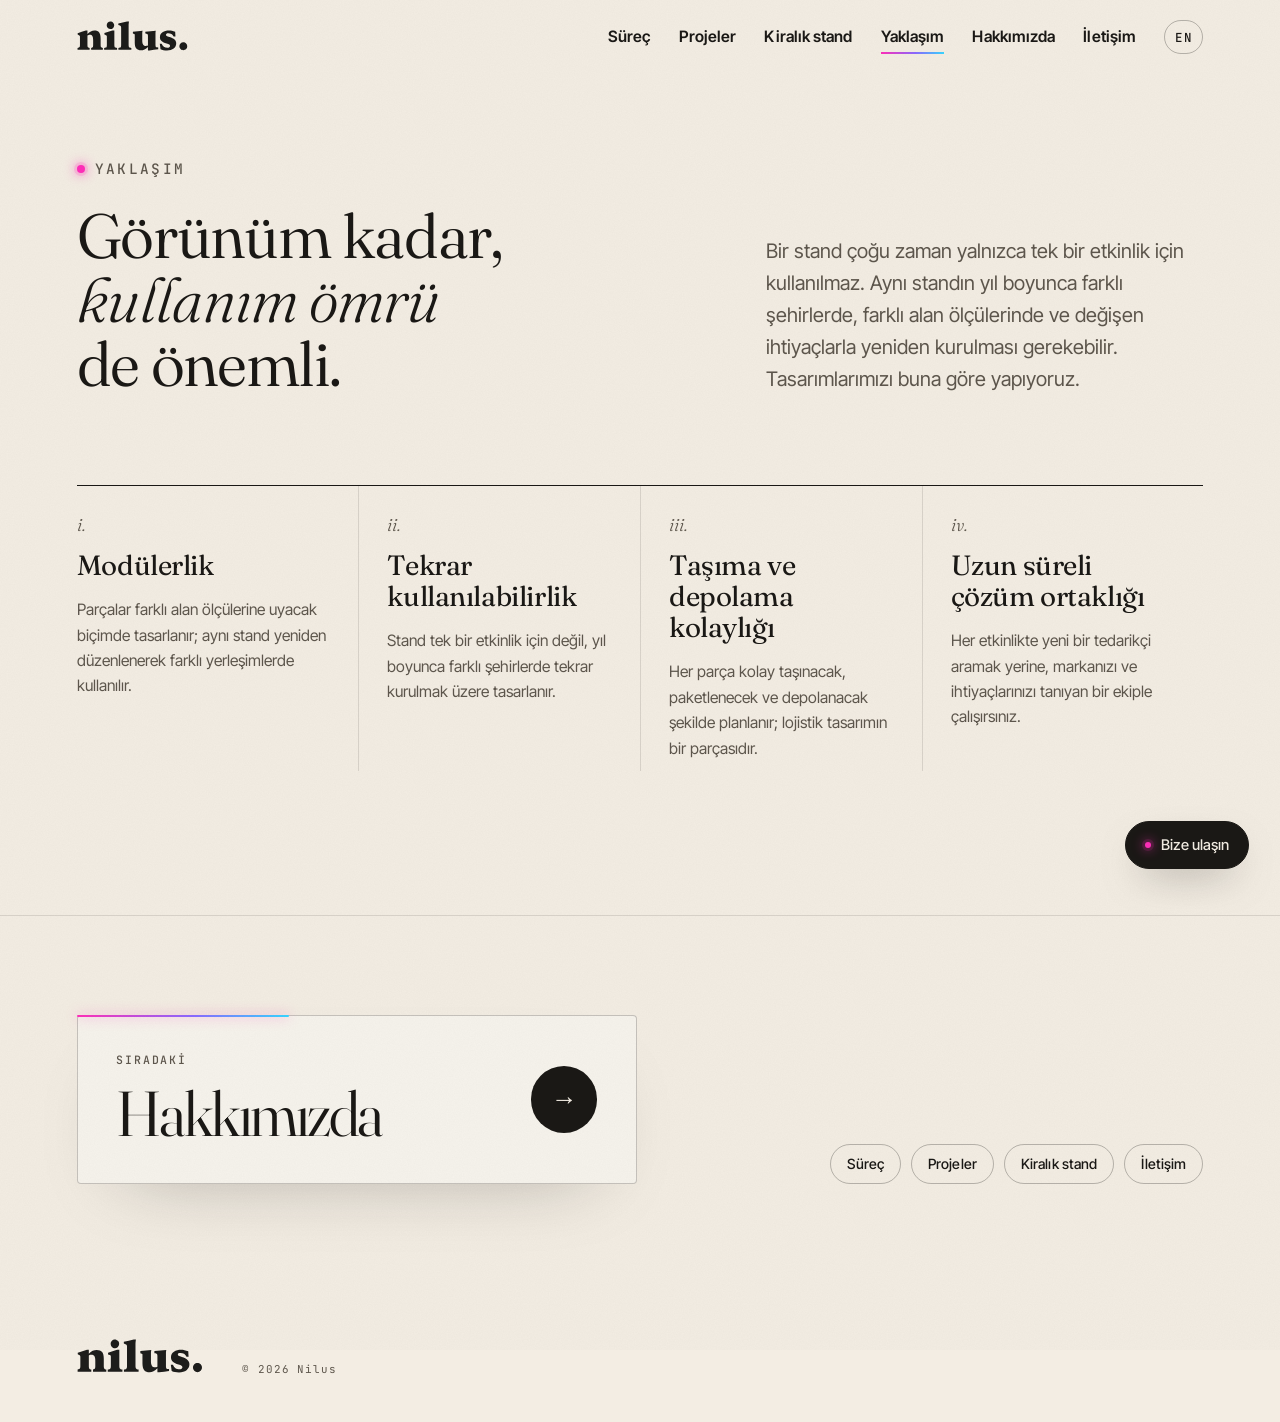
<file: yaklasim.html>
<!doctype html>
<!-- Generated by _dev/build.ps1 from _dev/site.html. Edit the source, then rebuild. -->
<html lang="tr">
<head>
  <meta charset="utf-8">
  <meta name="viewport" content="width=device-width, initial-scale=1, viewport-fit=cover">
  <title>Yaklaşım — Nilus | Görünüm kadar kullanım ömrü</title>
  <meta name="description" content="Nilus standları yalnızca tek bir etkinlik için değil; farklı şehirlerde, farklı alan ölçülerinde yeniden kurulacak biçimde tasarlar.">
  <meta name="theme-color" content="#F3EDE3">
  <meta property="og:type" content="website">
  <meta property="og:locale" content="tr_TR">
  <meta property="og:title" content="Yaklaşım — Nilus | Görünüm kadar kullanım ömrü">
  <meta property="og:description" content="Nilus standları yalnızca tek bir etkinlik için değil; farklı şehirlerde, farklı alan ölçülerinde yeniden kurulacak biçimde tasarlar.">
  <!-- The page's own address and its other-language twin (filled in by _dev/build.ps1). -->
  <link rel="canonical" href="https://nilus.com.tr/yaklasim.html">
  <link rel="alternate" hreflang="tr" href="https://nilus.com.tr/yaklasim.html">
  <link rel="alternate" hreflang="en" href="https://nilus.com.tr/en-approach.html">
  <link rel="alternate" hreflang="x-default" href="https://nilus.com.tr/yaklasim.html">
  <!-- Link preview card. Scrapers need absolute addresses. -->
  <meta property="og:site_name" content="Nilus">
  <meta property="og:url" content="https://nilus.com.tr/yaklasim.html">
  <meta property="og:image" content="https://nilus.com.tr/assets/og-image.jpg">
  <meta property="og:image:width" content="1200">
  <meta property="og:image:height" content="630">
  <meta property="og:image:alt" content="Nilus logosu ve bir kongre standı modeli">
  <meta name="twitter:card" content="summary_large_image">
  <!-- The site's icon ("n." from the logo). Search engines and older browsers ask for /favicon.ico and a PNG;
       current browsers take the SVG. -->
  <link rel="icon" href="favicon.ico" sizes="48x48">
  <link rel="icon" href="assets/favicon.svg?v=2" type="image/svg+xml">
  <link rel="icon" href="assets/icon-192.png" type="image/png" sizes="192x192">
  <link rel="apple-touch-icon" href="assets/apple-touch-icon.png">
  <link rel="preconnect" href="https://cdn.jsdelivr.net" crossorigin>
  <!-- The typefaces are served from the site itself (css/fonts.css) and fetched with the first requests: the text
       settles at once and the 3D scene, which waits for them, starts sooner. -->
  <link rel="preload" href="assets/fonts/fraunces-normal-latin.woff2" as="font" type="font/woff2" crossorigin>
  <link rel="preload" href="assets/fonts/fraunces-italic-latin.woff2" as="font" type="font/woff2" crossorigin>
  <link rel="preload" href="assets/fonts/inter-tight-normal-latin.woff2" as="font" type="font/woff2" crossorigin>
  <link rel="preload" href="assets/fonts/jetbrains-mono-normal-latin.woff2" as="font" type="font/woff2" crossorigin>
  <!-- Turkish letters (latin-ext) -->
  <link rel="preload" href="assets/fonts/fraunces-normal-latin-ext.woff2" as="font" type="font/woff2" crossorigin>
  <link rel="preload" href="assets/fonts/inter-tight-normal-latin-ext.woff2" as="font" type="font/woff2" crossorigin>
  <link rel="stylesheet" href="css/fonts.css?v=43">
  <link rel="stylesheet" href="css/base.css?v=43">
  <link rel="stylesheet" href="css/chrome.css?v=43">
  <link rel="stylesheet" href="css/hero-process.css?v=43">
  <link rel="stylesheet" href="css/sections.css?v=43">
  <link rel="stylesheet" href="css/projects.css?v=43">
  <script>
    // Reveal-on-scroll hides [data-reveal] only when JS runs; if ui.js never boots, show everything.
    document.documentElement.classList.add('js');
    setTimeout(function () { if (!document.documentElement.classList.contains('js-ui')) document.documentElement.classList.remove('js'); }, 4500);
  </script>
  <script type="module" src="js/page.js?v=43"></script>
  <script type="module" src="js/contact.js?v=43"></script>
</head>
<body>
  <a class="skip-link" href="#content">İçeriğe geç</a>

  <!-- Nilus logo (original artwork, nilus logo/nilus logo black.svg) — referenced with <use> in nav and footer. -->
  <svg class="visually-hidden" aria-hidden="true" focusable="false">
    <symbol id="nilus-logo" viewBox="9 9 543 147">
      <path d="M23.48,86.74c0-2.23-.15-3.59-.61-4.59-.46-.99-1.24-1.63-2.5-2.4l-4.08-2.23-4.08-2.23v-6.41l20-6.7,20-6.7h7.96v17.47c5.44-5.63,10.97-9.85,16.62-12.67,5.65-2.82,11.43-4.22,17.35-4.22,10.97,0,18.64,2.96,23.57,9.42,4.93,6.46,7.11,16.41,7.11,30.38v28.73c0,3.21.14,5.88.44,7.96.29,2.09.73,3.59,1.31,4.46.58.97,1.65,1.75,3.18,2.36,1.53.61,3.52,1.04,5.95,1.33v9.51h-57.47v-9.51c2.23-.48,4.08-1.07,5.49-1.75,1.41-.68,2.38-1.46,2.86-2.33s.87-2.28,1.14-4.27c.27-1.99.41-4.56.41-7.77v-20.38c0-9.32-.97-16.16-3.52-20.68-2.55-4.51-6.67-6.7-12.98-6.7-1.84,0-3.69.24-5.58.75-1.89.51-3.83,1.29-5.87,2.35v44.66c0,3.3.14,5.97.41,8.03.27,2.06.65,3.52,1.14,4.39.49.88,1.5,1.65,3.03,2.28s3.57,1.12,6.09,1.41v9.51H11.64v-9.51c2.62-.39,4.76-.92,6.41-1.58,1.65-.66,2.82-1.43,3.5-2.31.68-.87,1.16-2.33,1.48-4.37.31-2.04.46-4.66.46-7.87v-37.86Z"/>
      <path d="M205.43,150.23h-63.49v-9.51c3.11-.29,5.63-.73,7.55-1.33,1.92-.61,3.23-1.38,3.91-2.36.68-.87,1.16-2.38,1.48-4.46.31-2.09.46-4.76.46-7.96v-37.86c0-2.82-.05-4.47-.65-5.63-.61-1.16-1.77-1.84-4-2.72l-3.69-1.46-3.69-1.46v-7.18l19.41-6.41,19.41-6.41h9.9v69.12c0,3.21.19,5.88.56,7.96.36,2.09.9,3.59,1.58,4.46.68.97,1.94,1.75,3.81,2.36,1.87.61,4.34,1.04,7.45,1.33v9.51ZM173.01,48.49c-5.05,0-9.66-2.09-13.01-5.44-3.35-3.35-5.43-7.96-5.43-13.01s2.09-9.76,5.43-13.08c3.35-3.32,7.96-5.36,13.01-5.36,2.43,0,4.71.44,6.84,1.34,2.14.9,4.13,2.26,5.97,4.1,6.02,5.24,6.65,13.3,3.86,19.95-2.79,6.65-9,11.89-16.67,11.5Z"/>
      <path d="M225.25,42.67c0-2.81-.34-5.1-1.02-6.82-.68-1.72-1.7-2.89-3.06-3.47l-4.85-2.04-4.85-2.04v-6.99l21.36-4.85,21.36-4.85h9.7c-.68,3.59-1.16,6.99-1.48,10.15-.31,3.16-.46,6.07-.46,8.69v94.16c0,3.21.19,5.88.56,7.96.36,2.09.9,3.59,1.58,4.46.68.97,1.94,1.75,3.81,2.36,1.87.61,4.34,1.04,7.45,1.33v9.51h-63.49v-9.51c3.11-.29,5.63-.73,7.55-1.33,1.92-.61,3.23-1.38,3.91-2.36.68-.87,1.16-2.38,1.48-4.46.31-2.09.46-4.76.46-7.96V42.67Z"/>
      <path d="M406.99,147.9l-21.26,2.52-21.26,2.52h-7.77v-17.09c-5.63,5.53-11.26,9.71-16.87,12.5-5.61,2.79-11.19,4.2-16.72,4.2-10.48,0-18.25-2.77-23.4-8.81-5.14-6.04-7.67-15.36-7.67-28.47v-36.31c0-2.43,0-3.79-.39-4.66-.39-.87-1.17-1.26-2.72-1.75l-3.01-1.17-3.01-1.17v-8.93l23.79-2.33,23.79-2.33c-.58,1.84-1.02,3.93-1.31,6.28-.29,2.35-.44,4.97-.44,7.89v37.08c0,7.38,1.6,13.3,4.64,17.38,3.03,4.08,7.5,6.31,13.23,6.31,1.55,0,3.15-.24,4.83-.75,1.67-.51,3.42-1.29,5.27-2.36v-45.82c0-2.62-.24-4.71-.83-6.34-.58-1.63-1.5-2.79-2.86-3.57-1.36-.78-2.48-1.26-3.86-1.63s-3.03-.61-5.46-.9v-8.93l25.73-2.33,25.73-2.33c-.49,1.75-.88,3.79-1.14,6.14s-.41,5.02-.41,8.03v53.78c0,3.01.15,5.49.46,7.43s.8,3.35,1.48,4.22c.58.87,1.75,1.55,3.5,2.01,1.75.46,4.08.7,6.99.7h.97v8.93Z"/>
      <path d="M482.74,143.83c-4.18,3.2-8.98,5.58-14.42,7.16-5.44,1.58-11.5,2.35-18.2,2.35s-12.28-.53-17.6-1.6c-5.32-1.07-10.07-2.67-14.25-4.81l-1.75-13.4-1.75-13.4h8.93c2.81,6.7,6.26,11.6,10.92,14.83s10.53,4.78,18.2,4.78c3.2,0,6.21-1.02,8.42-2.6,2.21-1.58,3.62-3.71,3.62-5.94,0-2.62-1.12-4.66-3.79-6.46-2.67-1.8-6.89-3.35-13.11-5-10.87-2.91-19.03-6.99-24.46-12.23-5.44-5.24-8.15-11.65-8.15-19.22,0-5.44,1.07-10.19,3.2-14.27,2.14-4.08,5.34-7.48,9.61-10.2,4.27-2.72,9.03-4.76,14.27-6.11,5.24-1.36,10.97-2.04,17.18-2.04,4.37,0,9.08.48,14.15,1.48,5.07,1,10.51,2.5,16.33,4.54l.68,11.84.68,11.84h-9.12c-2.62-5.34-6.12-9.37-10.46-12.06-4.34-2.69-9.54-4.05-15.56-4.05-3.79,0-6.6.58-8.47,1.77-1.87,1.19-2.79,2.99-2.79,5.41s.83,3.98,3.42,5.48c2.6,1.5,6.96,2.96,14.05,5.19,10.77,3.4,18.93,7.28,24.39,12.28,5.46,5,8.23,11.11,8.23,18.98,0,5.34-1.02,10.1-3.08,14.32-2.06,4.22-5.17,7.91-9.34,11.12Z"/>
      <path d="M549.36,132.76c0,5.44-2.18,10.39-5.73,13.98-3.54,3.59-8.45,5.82-13.88,5.82-5.14,0-9.95-2.28-13.47-5.9-3.52-3.62-5.75-8.57-5.75-13.91s2.14-10.49,5.61-14.05c3.47-3.57,8.28-5.75,13.61-5.75s10.44,2.18,13.95,5.75c3.52,3.57,5.65,8.52,5.65,14.05Z"/>
    </symbol>
  </svg>

  <div class="grain" aria-hidden="true"></div>

  <header class="nav">
    <div class="nav-inner">
      <a class="wordmark" href="./" aria-label="Nilus — sayfa başı">
        <!-- The outer viewBox starts at 0: <use> places the symbol at the origin, so an offset here would crop the artwork. -->
        <svg class="logo" viewBox="0 0 543 147" aria-hidden="true" focusable="false"><use href="#nilus-logo"/></svg>
      </a>
      <button class="nav-toggle" type="button" aria-expanded="false" aria-controls="nav-menu">
        <span class="nav-toggle-lines" aria-hidden="true"></span><span class="visually-hidden">Menü</span>
      </button>
      <nav id="nav-menu" class="nav-menu" aria-label="Ana menü">
        <ul class="nav-links">
          <li><a href="./">Süreç</a></li>
          <li><a href="projeler.html">Projeler</a></li>
          <li><a href="kiralik-stand.html">Kiralık stand</a></li>
          <li><a href="yaklasim.html" aria-current="page">Yaklaşım</a></li>
          <li><a href="hakkimizda.html">Hakkımızda</a></li>
          <li><a href="iletisim.html">İletişim</a></li>
          <li><a class="nav-lang" href="en-approach.html" lang="en" hreflang="en" aria-label="English">EN</a></li>
        </ul>
      </nav>
    </div>
  </header>


  <main id="content" tabindex="-1">



    <section id="yaklasim" class="section approach" aria-labelledby="approach-title">
      <div class="wrap">
        <div class="section-head">
          <p class="eyebrow" data-reveal><span class="neon-dot" aria-hidden="true"></span>Yaklaşım</p>
          <h1 id="approach-title" class="section-title" data-reveal>Görünüm kadar, <em>kullanım ömrü</em> de önemli.</h1>
          <p class="section-lede" data-reveal>Bir stand çoğu zaman yalnızca tek bir etkinlik için kullanılmaz. Aynı standın yıl boyunca farklı şehirlerde, farklı alan ölçülerinde ve değişen ihtiyaçlarla yeniden kurulması gerekebilir. Tasarımlarımızı buna göre yapıyoruz.</p>
        </div>
        <ol class="principles">
          <li class="principle" data-reveal>
            <span class="principle-num">i.</span>
            <h3>Modülerlik</h3>
            <p>Parçalar farklı alan ölçülerine uyacak biçimde tasarlanır; aynı stand yeniden düzenlenerek farklı yerleşimlerde kullanılır.</p>
          </li>
          <li class="principle" data-reveal>
            <span class="principle-num">ii.</span>
            <h3>Tekrar kullanılabilirlik</h3>
            <p>Stand tek bir etkinlik için değil, yıl boyunca farklı şehirlerde tekrar kurulmak üzere tasarlanır.</p>
          </li>
          <li class="principle" data-reveal>
            <span class="principle-num">iii.</span>
            <h3>Taşıma ve depolama kolaylığı</h3>
            <p>Her parça kolay taşınacak, paketlenecek ve depolanacak şekilde planlanır; lojistik tasarımın bir parçasıdır.</p>
          </li>
          <li class="principle" data-reveal>
            <span class="principle-num">iv.</span>
            <h3>Uzun süreli çözüm ortaklığı</h3>
            <p>Her etkinlikte yeni bir tedarikçi aramak yerine, markanızı ve ihtiyaçlarınızı tanıyan bir ekiple çalışırsınız.</p>
          </li>
        </ol>
      </div>
    </section>



    <section class="section page-next" aria-label="Diğer sayfalar">
      <div class="wrap page-next-inner">
        <a class="page-next-main" href="hakkimizda.html" data-reveal>
          <span class="page-next-text"><span class="page-next-label">Sıradaki</span><span class="page-next-name">Hakkımızda</span></span>
          <span class="page-next-arrow" aria-hidden="true">&rarr;</span>
        </a>
        <ul class="page-next-others" data-reveal>
          <li><a class="btn btn-ghost btn-small" href="./">Süreç</a></li>
          <li><a class="btn btn-ghost btn-small" href="projeler.html">Projeler</a></li>
          <li><a class="btn btn-ghost btn-small" href="kiralik-stand.html">Kiralık stand</a></li>
          <li><a class="btn btn-ghost btn-small" href="iletisim.html">İletişim</a></li>
        </ul>
      </div>
    </section>
    <footer class="footer">
      <div class="wrap footer-inner">
        <p class="wordmark wordmark-footer">
          <svg class="logo" viewBox="0 0 543 147" role="img" aria-label="Nilus"><use href="#nilus-logo"/></svg>
        </p>
        <p class="footer-copy">© 2026 Nilus</p>
      </div>
    </footer>
  </main>

  <!-- Message box, bottom right on every screen — same endpoint as the contact form (js/contact.js) -->
  <div class="helpbox" id="helpbox">
    <section id="helpbox-panel" class="helpbox-panel" aria-labelledby="helpbox-title" hidden>
      <div class="helpbox-head">
        <h2 id="helpbox-title" class="helpbox-title">Bize ulaşın</h2>
        <button type="button" class="helpbox-close" aria-label="Kapat"><span aria-hidden="true">×</span></button>
      </div>
      <p class="helpbox-lede">Sorunuzu ya da fikrinizi yazın; size e-postayla dönüş yapalım.</p>
      <form class="helpbox-form" data-endpoint="api/mesajlar.php" novalidate>
        <p class="field">
          <label for="hb-name">Ad Soyad <span class="field-required" aria-hidden="true">*</span></label>
          <input id="hb-name" name="name" type="text" autocomplete="name" maxlength="120" required>
        </p>
        <p class="field">
          <label for="hb-email">E-posta <span class="field-required" aria-hidden="true">*</span></label>
          <input id="hb-email" name="email" type="email" autocomplete="email" maxlength="200" required>
        </p>
        <p class="field">
          <label for="hb-message">Mesajınız <span class="field-required" aria-hidden="true">*</span></label>
          <textarea id="hb-message" name="message" rows="3" maxlength="4000" required></textarea>
        </p>
        <div class="field field-files">
          <span class="field-label">Fotoğraf veya dosya</span>
          <label class="file-pick"><input type="file" name="files" multiple><span aria-hidden="true">+</span>Dosya ekleyin</label>
          <ul class="file-list" aria-label="Eklenen dosyalar"></ul>
        </div>
        <p class="field-trap" aria-hidden="true">
          <label for="hb-website">Bu alanı boş bırakın</label>
          <input id="hb-website" name="website" type="text" tabindex="-1" autocomplete="off">
        </p>
        <div class="form-actions">
          <button class="btn btn-small" type="submit">Gönderin<span class="btn-arrow" aria-hidden="true">→</span></button>
          <p class="form-status" role="status" aria-live="polite"></p>
        </div>
      </form>
    </section>
    <button type="button" class="helpbox-toggle" aria-expanded="false" aria-controls="helpbox-panel">
      <span class="neon-dot" aria-hidden="true"></span>Bize ulaşın
    </button>
  </div>

</body>
</html>
</file>
<file: css/fonts.css>
/* The site's three typefaces (Fraunces, Inter Tight, JetBrains Mono; SIL Open Font License), served from the
   site itself: one connection less to open on a phone, and the 3D scene, which waits for them, starts sooner.
   Latin and Latin Extended (Turkish) subsets only. Generated from the Google Fonts stylesheet. */
/* Fraunces, italic, latin-ext */
@font-face {
  font-family: 'Fraunces';
  font-style: italic;
  font-weight: 300 600;
  font-display: swap;
  src: url(../assets/fonts/fraunces-italic-latin-ext.woff2) format('woff2');
  unicode-range: U+0100-02BA, U+02BD-02C5, U+02C7-02CC, U+02CE-02D7, U+02DD-02FF, U+0304, U+0308, U+0329, U+1D00-1DBF, U+1E00-1E9F, U+1EF2-1EFF, U+2020, U+20A0-20AB, U+20AD-20C4, U+2113, U+2C60-2C7F, U+A720-A7FF;
}
/* Fraunces, italic, latin */
@font-face {
  font-family: 'Fraunces';
  font-style: italic;
  font-weight: 300 600;
  font-display: swap;
  src: url(../assets/fonts/fraunces-italic-latin.woff2) format('woff2');
  unicode-range: U+0000-00FF, U+0131, U+0152-0153, U+02BB-02BC, U+02C6, U+02DA, U+02DC, U+0304, U+0308, U+0329, U+2000-206F, U+20AC, U+2122, U+2191, U+2193, U+2212, U+2215, U+FEFF, U+FFFD;
}
/* Fraunces, normal, latin-ext */
@font-face {
  font-family: 'Fraunces';
  font-style: normal;
  font-weight: 300 600;
  font-display: swap;
  src: url(../assets/fonts/fraunces-normal-latin-ext.woff2) format('woff2');
  unicode-range: U+0100-02BA, U+02BD-02C5, U+02C7-02CC, U+02CE-02D7, U+02DD-02FF, U+0304, U+0308, U+0329, U+1D00-1DBF, U+1E00-1E9F, U+1EF2-1EFF, U+2020, U+20A0-20AB, U+20AD-20C4, U+2113, U+2C60-2C7F, U+A720-A7FF;
}
/* Fraunces, normal, latin */
@font-face {
  font-family: 'Fraunces';
  font-style: normal;
  font-weight: 300 600;
  font-display: swap;
  src: url(../assets/fonts/fraunces-normal-latin.woff2) format('woff2');
  unicode-range: U+0000-00FF, U+0131, U+0152-0153, U+02BB-02BC, U+02C6, U+02DA, U+02DC, U+0304, U+0308, U+0329, U+2000-206F, U+20AC, U+2122, U+2191, U+2193, U+2212, U+2215, U+FEFF, U+FFFD;
}
/* Inter Tight, normal, latin-ext */
@font-face {
  font-family: 'Inter Tight';
  font-style: normal;
  font-weight: 400 600;
  font-display: swap;
  src: url(../assets/fonts/inter-tight-normal-latin-ext.woff2) format('woff2');
  unicode-range: U+0100-02BA, U+02BD-02C5, U+02C7-02CC, U+02CE-02D7, U+02DD-02FF, U+0304, U+0308, U+0329, U+1D00-1DBF, U+1E00-1E9F, U+1EF2-1EFF, U+2020, U+20A0-20AB, U+20AD-20C4, U+2113, U+2C60-2C7F, U+A720-A7FF;
}
/* Inter Tight, normal, latin */
@font-face {
  font-family: 'Inter Tight';
  font-style: normal;
  font-weight: 400 600;
  font-display: swap;
  src: url(../assets/fonts/inter-tight-normal-latin.woff2) format('woff2');
  unicode-range: U+0000-00FF, U+0131, U+0152-0153, U+02BB-02BC, U+02C6, U+02DA, U+02DC, U+0304, U+0308, U+0329, U+2000-206F, U+20AC, U+2122, U+2191, U+2193, U+2212, U+2215, U+FEFF, U+FFFD;
}
/* JetBrains Mono, normal, latin-ext */
@font-face {
  font-family: 'JetBrains Mono';
  font-style: normal;
  font-weight: 400;
  font-display: swap;
  src: url(../assets/fonts/jetbrains-mono-normal-latin-ext.woff2) format('woff2');
  unicode-range: U+0100-02BA, U+02BD-02C5, U+02C7-02CC, U+02CE-02D7, U+02DD-02FF, U+0304, U+0308, U+0329, U+1D00-1DBF, U+1E00-1E9F, U+1EF2-1EFF, U+2020, U+20A0-20AB, U+20AD-20C4, U+2113, U+2C60-2C7F, U+A720-A7FF;
}
/* JetBrains Mono, normal, latin */
@font-face {
  font-family: 'JetBrains Mono';
  font-style: normal;
  font-weight: 400;
  font-display: swap;
  src: url(../assets/fonts/jetbrains-mono-normal-latin.woff2) format('woff2');
  unicode-range: U+0000-00FF, U+0131, U+0152-0153, U+02BB-02BC, U+02C6, U+02DA, U+02DC, U+0304, U+0308, U+0329, U+2000-206F, U+20AC, U+2122, U+2191, U+2193, U+2212, U+2215, U+FEFF, U+FFFD;
}
/* JetBrains Mono, normal, latin-ext */
@font-face {
  font-family: 'JetBrains Mono';
  font-style: normal;
  font-weight: 500;
  font-display: swap;
  src: url(../assets/fonts/jetbrains-mono-normal-latin-ext.woff2) format('woff2');
  unicode-range: U+0100-02BA, U+02BD-02C5, U+02C7-02CC, U+02CE-02D7, U+02DD-02FF, U+0304, U+0308, U+0329, U+1D00-1DBF, U+1E00-1E9F, U+1EF2-1EFF, U+2020, U+20A0-20AB, U+20AD-20C4, U+2113, U+2C60-2C7F, U+A720-A7FF;
}
/* JetBrains Mono, normal, latin */
@font-face {
  font-family: 'JetBrains Mono';
  font-style: normal;
  font-weight: 500;
  font-display: swap;
  src: url(../assets/fonts/jetbrains-mono-normal-latin.woff2) format('woff2');
  unicode-range: U+0000-00FF, U+0131, U+0152-0153, U+02BB-02BC, U+02C6, U+02DA, U+02DC, U+0304, U+0308, U+0329, U+2000-206F, U+20AC, U+2122, U+2191, U+2193, U+2212, U+2215, U+FEFF, U+FFFD;
}
</file>
<file: css/base.css>
/* Tokens (CONTRACT §2), reset, type scale, primitives, stage layer. */
:root {
  --cream: #F3EDE3;
  --cream-2: #EAE1D2;
  --cream-3: #DDD2BF;
  --ink: #1B1916;
  --ink-2: #5E574D;
  --line: rgba(27, 25, 22, .12);
  --neon-pink: #FF2FB9;
  --neon-cyan: #38D6FF;
  --neon-violet: #8A6BFF;
  --oak: #B98A5E;
  --lacquer: #F7F4EE;

  --neon-grad: linear-gradient(90deg, var(--neon-pink), var(--neon-violet) 55%, var(--neon-cyan));
  --font-display: 'Fraunces', 'Iowan Old Style', Georgia, serif;
  --font-body: 'Inter Tight', 'Helvetica Neue', Arial, sans-serif;
  --font-mono: 'JetBrains Mono', ui-monospace, Menlo, monospace;

  --gutter: clamp(20px, 6vw, 96px);
  --col-text: min(40vw, 540px);
  --nav-h: 72px;
  --radius: 4px;
  --ease: cubic-bezier(.2, .7, .1, 1);

  --fs-mono: .72rem;
  --fs-body: clamp(1rem, .95rem + .2vw, 1.075rem);
  --fs-lede: clamp(1.06rem, 1rem + .35vw, 1.25rem);
  --fs-h2: clamp(2.2rem, 1.5rem + 3vw, 4.4rem);
  --fs-hero: clamp(2.7rem, 1.2rem + 5vw, 6rem);
}

*, *::before, *::after { box-sizing: border-box; }
html {
  background: var(--cream);
  color: var(--ink);
  -webkit-text-size-adjust: 100%;
  text-size-adjust: 100%;
}
body {
  margin: 0;
  background: var(--cream);
  font: 400 var(--fs-body)/1.65 var(--font-body);
  -webkit-font-smoothing: antialiased;
  text-rendering: optimizeLegibility;
  overflow-x: clip;
}
img, svg { display: block; max-width: 100%; }
h1, h2, h3, p, ul, ol, figure { margin: 0; }
ul, ol { padding: 0; list-style: none; }
a { color: inherit; }
button { font: inherit; color: inherit; }
em { font-style: italic; }

::selection { background: rgba(255, 47, 185, .22); }
:focus-visible { outline: 2px solid var(--ink); outline-offset: 3px; border-radius: 2px; }

.visually-hidden {
  position: absolute !important; width: 1px; height: 1px; overflow: hidden;
  clip: rect(0 0 0 0); clip-path: inset(50%); white-space: nowrap;
}
.nowrap { white-space: nowrap; }

.skip-link {
  position: fixed; left: 16px; top: 12px; z-index: 100;
  padding: 10px 16px; background: var(--ink); color: var(--cream);
  font: 500 .85rem var(--font-body); text-decoration: none; border-radius: var(--radius);
  transform: translateY(-160%); transition: transform .2s var(--ease);
}
.skip-link:focus { transform: none; }

/* ---------- type primitives ---------- */
.eyebrow {
  display: inline-flex; align-items: center; gap: .7em;
  font: 500 var(--fs-mono)/1 var(--font-mono);
  letter-spacing: .16em; text-transform: uppercase; color: var(--ink-2);
}
.neon-dot {
  width: 6px; height: 6px; border-radius: 50%; flex: none;
  background: var(--neon-pink);
  box-shadow: 0 0 0 3px rgba(255, 47, 185, .14), 0 0 12px 1px rgba(255, 47, 185, .75);
}
.section-title, .hero-title, .contact-title, .outro-statement, .step-title {
  font-family: var(--font-display);
  font-weight: 350;
  font-optical-sizing: auto;
  letter-spacing: -.022em;
  color: var(--ink);
}
.section-title em, .hero-title em, .contact-title em, .outro-statement em {
  font-weight: 300;
  font-style: italic;
  letter-spacing: -.01em;
}
.section-title { font-size: var(--fs-h2); line-height: 1.02; max-width: 16ch; text-wrap: balance; }
.section-lede { font-size: var(--fs-lede); line-height: 1.6; color: var(--ink-2); max-width: 46ch; text-wrap: pretty; }

/* ---------- buttons ---------- */
.btn {
  --btn-bg: var(--ink);
  --btn-fg: var(--cream);
  position: relative; display: inline-flex; align-items: center; gap: .7em;
  min-height: 48px; padding: 0 1.45em;
  background: var(--btn-bg); color: var(--btn-fg);
  border: 1px solid var(--ink); border-radius: 999px;
  font: 500 .95rem/1 var(--font-body); letter-spacing: .005em; text-decoration: none;
  transition: background-color .3s var(--ease), color .3s var(--ease), box-shadow .4s var(--ease), transform .3s var(--ease);
}
.btn:hover { box-shadow: 0 0 0 1px var(--ink), 0 10px 30px -12px rgba(255, 47, 185, .55); transform: translateY(-1px); }
.btn-arrow { display: inline-block; font-family: var(--font-mono); font-size: .9em; transition: transform .3s var(--ease); }
.btn:hover .btn-arrow { transform: translateY(2px); }
.btn:hover .btn-arrow-side { transform: translateX(3px); }
.btn-ghost { --btn-bg: transparent; --btn-fg: var(--ink); border-color: rgba(27, 25, 22, .28); }
.btn-ghost:hover { --btn-bg: rgba(27, 25, 22, .04); box-shadow: none; border-color: var(--ink); }
.btn-small { min-height: 40px; padding: 0 1.15em; font-size: .88rem; }

/* ---------- reveal (transform/opacity only) ---------- */
html.js [data-reveal] {
  opacity: 0; transform: translate3d(0, 18px, 0);
  transition: opacity .9s var(--ease), transform 1.1s var(--ease);
  transition-delay: var(--reveal-delay, 0s);
}
html.js [data-reveal].is-in,
html.is-shot [data-reveal] { opacity: 1; transform: none; }

/* ---------- stage (fixed 3D layer + poster fallback) ---------- */
.stage { position: fixed; inset: 0; z-index: 0; pointer-events: none; background: var(--cream); }
#stage-canvas {
  position: absolute; inset: 0; width: 100%; height: 100%; display: block;
  opacity: 0; transition: opacity .7s var(--ease);
}
html.scene-ready #stage-canvas { opacity: 1; }
html.no-webgl #stage-canvas { display: none; }

.stage-fallback { display: none; position: absolute; inset: 0; }
html.no-webgl .stage-fallback { display: block; }
.stage-fallback img {
  position: absolute;
  left: 67%; top: 52%;
  width: min(44vw, 112vh, 800px); height: auto;
  transform: translate(-50%, -50%);
  filter: drop-shadow(0 40px 60px rgba(27, 25, 22, .08));
}
.stage-fallback::after { /* soft floor glow under the poster */
  content: ''; position: absolute; left: 67%; top: 84%; width: 40vw; height: 10vh;
  transform: translate(-50%, -50%);
  background: radial-gradient(closest-side, rgba(255, 47, 185, .07), transparent);
}

.grain {
  position: fixed; inset: -50%; z-index: 60; pointer-events: none; opacity: .026;
  background-image: url("data:image/svg+xml,%3Csvg xmlns='http://www.w3.org/2000/svg' width='220' height='220'%3E%3Cfilter id='n'%3E%3CfeTurbulence type='fractalNoise' baseFrequency='.85' numOctaves='3' stitchTiles='stitch'/%3E%3CfeColorMatrix values='0 0 0 0 0 0 0 0 0 0 0 0 0 0 0 0 0 0 .9 0'/%3E%3C/filter%3E%3Crect width='100%25' height='100%25' filter='url(%23n)'/%3E%3C/svg%3E");
  /* Plain blending: the noise is black with alpha, so it darkens just the same, and a blend mode over the whole
     page made the browser composite every frame of the film twice. */
}

#content { position: relative; z-index: 1; background: transparent; }
#content:focus { outline: none; }

@media (max-width: 820px) {
  :root { --nav-h: 60px; }
  .stage-fallback img { left: 50%; top: 29%; width: min(92vw, 62vh); }
  .stage-fallback::after { left: 50%; top: 50%; width: 80vw; }
  /* Phones: the address bar slides away while scrolling, which would resize a full-viewport layer on every swipe
     (the 3D canvas reallocates and the stand jumps). The stage keeps the tallest viewport's height instead. */
  .stage { bottom: auto; height: 100vh; height: 100lvh; }
  /* A blended layer over the whole page makes the phone composite every frame twice; the grain is too fine to see here. */
  .grain { display: none; }
}

/* Tablets (touch, but wide enough for the desktop layout) have a phone's graphics chip: the same savings apply. */
@media (hover: none) and (pointer: coarse) {
  .stage { bottom: auto; height: 100vh; height: 100lvh; }
  .grain { display: none; }
}

@media (prefers-reduced-motion: reduce) {
  *, *::before, *::after { animation: none !important; transition: none !important; scroll-behavior: auto !important; }
  html.js [data-reveal] { opacity: 1; transform: none; }
}
html.is-shot *, html.is-shot *::before, html.is-shot *::after { animation: none !important; transition: none !important; }
</file>
<file: css/chrome.css>
/* Fixed chrome outside #content: nav + process rail. */

/* ---------- nav ---------- */
.nav {
  position: fixed; inset: 0 0 auto; z-index: 50;
  height: var(--nav-h);
  transition: background-color .5s var(--ease), box-shadow .5s var(--ease);
}
/* Near-opaque once scrolled: the links must stay legible while the stand and step cards pass underneath. */
html.nav-scrolled .nav {
  background: rgba(243, 237, 227, .97); /* no backdrop blur anywhere over the 3D canvas: it costs a frame's worth */
  box-shadow: 0 1px 0 rgba(27, 25, 22, .16);
}
.nav-inner {
  height: 100%;
  display: flex; align-items: center; justify-content: space-between; gap: 24px;
  padding: 0 var(--gutter);
}
.wordmark { display: inline-flex; align-items: center; color: #1d1d1b; text-decoration: none; }
.logo { display: block; height: 30px; width: auto; aspect-ratio: 543 / 147; fill: currentColor; overflow: visible; }
.nav-menu { display: flex; align-items: center; gap: clamp(20px, 2.6vw, 44px); }
.nav-links { display: flex; gap: clamp(18px, 2.2vw, 36px); }
.nav-links a {
  position: relative; padding: 8px 0;
  font: 600 .98rem/1 var(--font-body); letter-spacing: .005em; color: var(--ink); text-decoration: none;
  transition: color .3s var(--ease);
}
.nav-links a::after {
  content: ''; position: absolute; left: 0; right: 0; bottom: 0; height: 2px;
  background: var(--neon-grad); transform: scaleX(0); transform-origin: left;
  transition: transform .45s var(--ease);
}
.nav-links a:hover::after, .nav-links a[aria-current='page']::after { transform: scaleX(1); }
.nav-links .nav-lang { font: 500 .78rem/1 var(--font-mono); letter-spacing: .12em; padding: 8px 10px 7px; border: 1px solid rgba(27, 25, 22, .28); border-radius: 999px; }
.nav-links .nav-lang::after { content: none; }
.nav-links .nav-lang:hover { background: var(--ink); color: var(--cream); border-color: var(--ink); }

.nav-toggle {
  display: none; position: relative; width: 44px; height: 44px; margin-right: -10px;
  background: none; border: 0; border-radius: 50%; cursor: pointer;
}
.nav-toggle-lines, .nav-toggle-lines::before {
  position: absolute; left: 12px; right: 12px; height: 1.5px; background: var(--ink);
  transition: transform .35s var(--ease);
}
.nav-toggle-lines { top: 18px; }
.nav-toggle-lines::before { content: ''; left: 0; right: 0; top: 7px; }
.nav-toggle[aria-expanded='true'] .nav-toggle-lines { transform: translateY(3.5px) rotate(45deg); }
.nav-toggle[aria-expanded='true'] .nav-toggle-lines::before { transform: translateY(-7px) rotate(-90deg); }

@media (max-width: 820px) {
  .nav-toggle { display: block; }
  .nav-menu {
    position: fixed; inset: var(--nav-h) 0 auto; z-index: 49;
    flex-direction: column; align-items: flex-start; gap: 28px;
    padding: 28px var(--gutter) 36px;
    background: rgba(243, 237, 227, .98);
    box-shadow: 0 1px 0 var(--line), 0 30px 60px -30px rgba(27, 25, 22, .25);
    opacity: 0; visibility: hidden; transform: translateY(-8px);
    transition: opacity .35s var(--ease), transform .35s var(--ease), visibility 0s linear .35s;
  }
  html.menu-open .nav-menu { opacity: 1; visibility: visible; transform: none; transition-delay: 0s; }
  html.menu-open .nav { background: rgba(243, 237, 227, .96); }
  .logo { height: 26px; }
  .nav-links { flex-direction: column; gap: 18px; }
  .nav-links a { font: 350 1.9rem/1.1 var(--font-display); color: var(--ink); letter-spacing: -.02em; }
}

/* ---------- message box (bottom right) ---------- */
.helpbox {
  position: fixed; z-index: 45;
  right: clamp(16px, 2.4vw, 40px); bottom: clamp(16px, 2.4vw, 32px);
  display: grid; justify-items: end; gap: 12px;
}
.helpbox-toggle {
  display: inline-flex; align-items: center; gap: .7em;
  min-height: 48px; padding: 0 1.3em; border-radius: 999px; cursor: pointer;
  background: var(--ink); color: var(--cream); border: 1px solid var(--ink);
  font: 500 .92rem/1 var(--font-body);
  box-shadow: 0 16px 40px -18px rgba(27, 25, 22, .6);
  transition: box-shadow .4s var(--ease), transform .3s var(--ease);
}
.helpbox-toggle:hover { transform: translateY(-1px); box-shadow: 0 0 0 1px var(--ink), 0 12px 30px -12px rgba(255, 47, 185, .55); }
.helpbox-panel {
  position: relative; width: min(380px, calc(100vw - 32px));
  max-height: calc(100vh - 150px); max-height: calc(100dvh - 150px); overflow-y: auto;
  padding: 22px 24px 24px;
  background: var(--cream); border: 1px solid rgba(27, 25, 22, .16); border-radius: var(--radius);
  box-shadow: 0 30px 80px -30px rgba(27, 25, 22, .5);
}
.helpbox-panel[hidden] { display: none; }
.helpbox-panel::before { /* neon hairline accent, as on the step cards */
  content: ''; position: absolute; left: -1px; top: -1px; height: 2px; width: 38%;
  background: var(--neon-grad); box-shadow: 0 0 12px rgba(255, 47, 185, .55); border-radius: 2px;
}
.helpbox-head { display: flex; align-items: center; justify-content: space-between; gap: 16px; }
.helpbox-title { margin: 0; font: 350 1.6rem/1 var(--font-display); letter-spacing: -.02em; }
.helpbox-close {
  width: 36px; height: 36px; margin-right: -8px; border: 0; border-radius: 50%; background: none; cursor: pointer;
  font: 300 1.5rem/1 var(--font-body); color: var(--ink);
}
.helpbox-close:hover { background: rgba(27, 25, 22, .06); }
.helpbox-lede { margin: 10px 0 20px; font-size: .95rem; line-height: 1.55; color: var(--ink-2); }
.helpbox-form { display: grid; gap: 18px; }
.helpbox-form .field textarea { min-height: 84px; }
@media (max-width: 820px) {
  .helpbox-toggle { min-height: 44px; font-size: .86rem; }
  /* On phones the step cards sit at the bottom of the screen during the process story — keep out of their way. */
  .helpbox { transition: opacity .4s var(--ease), visibility 0s linear 0s; }
  html.rail-on .helpbox { opacity: 0; visibility: hidden; transition-delay: 0s, .4s; }
}

/* ---------- process rail ---------- */
.rail {
  position: fixed; z-index: 40;
  right: clamp(16px, 2.4vw, 40px); top: 50%;
  transform: translate3d(0, -50%, 0);
  opacity: 0; visibility: hidden;
  transition: opacity .6s var(--ease), visibility 0s linear .6s;
}
html.rail-on .rail { opacity: 1; visibility: visible; transition-delay: 0s; }
.rail-current { display: none; }
.rail-bar {
  position: absolute; right: 4px; top: 10px; bottom: 10px; width: 1px;
  background: var(--line);
}
.rail-fill {
  position: absolute; inset: 0; transform-origin: top;
  transform: scaleY(var(--rail-progress, 0));
  background: linear-gradient(180deg, var(--neon-pink), var(--neon-violet) 55%, var(--neon-cyan));
  box-shadow: 0 0 8px rgba(255, 47, 185, .6);
}
.rail-list { display: flex; flex-direction: column; gap: 6px; }
.rail-list button {
  display: flex; align-items: center; justify-content: flex-end; gap: 14px;
  width: 100%; padding: 5px 0; background: none; border: 0; cursor: pointer;
  font: 500 .66rem/1 var(--font-mono); letter-spacing: .12em; text-transform: uppercase;
  color: rgba(27, 25, 22, .38);
  transition: color .35s var(--ease);
}
.rail-dot {
  position: relative; z-index: 1; flex: none;
  width: 9px; height: 9px; border-radius: 50%;
  background: var(--cream); border: 1px solid rgba(27, 25, 22, .35);
  transition: background-color .35s var(--ease), border-color .35s var(--ease), box-shadow .35s var(--ease), transform .35s var(--ease);
}
/* Shortcut past the process story, straight to the projects. */
.rail-skip {
  position: absolute; right: 0; top: calc(100% + 26px);
  display: inline-flex; align-items: center; gap: .7em; white-space: nowrap;
  padding: 9px 13px 8px; border: 1px solid rgba(27, 25, 22, .3); border-radius: 999px;
  background: rgba(243, 237, 227, .95);
  font: 500 .66rem/1 var(--font-mono); letter-spacing: .1em; text-transform: uppercase;
  color: var(--ink); text-decoration: none;
  transition: background-color .3s var(--ease), color .3s var(--ease), border-color .3s var(--ease);
}
.rail-skip:hover { background: var(--ink); color: var(--cream); border-color: var(--ink); }
.rail-list button.is-past .rail-dot { background: var(--ink); border-color: var(--ink); }
.rail-list button:hover { color: var(--ink); }
.rail-list button[aria-current='step'] { color: var(--ink); }
.rail-list button[aria-current='step'] .rail-dot {
  background: var(--neon-pink); border-color: var(--neon-pink); transform: scale(1.25);
  box-shadow: 0 0 0 4px rgba(255, 47, 185, .16), 0 0 14px 2px rgba(255, 47, 185, .7);
}

@media (max-width: 820px) {
  .rail {
    left: 0; right: 0; top: var(--nav-h); transform: none;
    padding: 0 var(--gutter);
    height: 30px; display: flex; align-items: center;
    background: linear-gradient(180deg, rgba(243, 237, 227, .7), rgba(243, 237, 227, 0));
  }
  /* Phones: the stage list is a column of dots down the right edge, under the bar — small enough to leave the stand
     alone, and each dot still jumps to its stage (client, 2026-10-09). The current stage's name is in the bar. */
  .rail-list { position: absolute; right: 2px; top: 40px; gap: 0; }
  .rail-list button { width: 34px; height: 26px; padding: 0; justify-content: center; }
  .rail-label { position: absolute; width: 1px; height: 1px; overflow: hidden; clip-path: inset(50%); white-space: nowrap; }
  .rail-dot { width: 8px; height: 8px; }
  .rail-skip { position: static; margin-left: auto; padding: 6px 10px 5px; font-size: .6rem; }
  .rail-current {
    display: flex; gap: 10px; align-items: baseline;
    font: 500 .66rem/1 var(--font-mono); letter-spacing: .14em; text-transform: uppercase; color: var(--ink);
  }
  .rail-num { color: var(--ink-2); }
  .rail-bar { left: var(--gutter); right: var(--gutter); top: 0; bottom: auto; width: auto; height: 1px; }
  .rail-fill { transform-origin: left; transform: scaleX(var(--rail-progress, 0)); }
}
</file>
<file: css/hero-process.css>
/* Hero + process steps: transparent over the fixed stage, text in the left column. */

/* ---------- hero ---------- */
.hero {
  position: relative;
  min-height: 100vh; min-height: 100svh;
  display: flex; align-items: center;
  padding: calc(var(--nav-h) + 4vh) var(--gutter) 14vh;
}
.hero-copy { width: min(44vw, 640px); display: grid; gap: clamp(20px, 2.6vh, 30px); }
.hero-title {
  font-size: var(--fs-hero);
  line-height: .98;
  letter-spacing: -.035em;
  font-variation-settings: 'opsz' 144;
  text-wrap: balance;
}
.hero-title em {
  display: block;
  background: linear-gradient(92deg, var(--ink) 0%, var(--ink) 38%, #B0247F 72%, #1F7FA6 100%);
  -webkit-background-clip: text; background-clip: text; color: transparent;
  padding-bottom: .06em;
}
.hero-lede { font-size: var(--fs-lede); line-height: 1.6; color: var(--ink-2); max-width: 40ch; text-wrap: pretty; }
.hero-actions { display: flex; flex-wrap: wrap; gap: 12px; margin-top: 6px; }
.hero-facts {
  display: flex; flex-wrap: wrap; gap: 10px 28px;
  justify-self: start;
  margin-top: clamp(8px, 2vh, 22px); padding-top: 22px;
  border-top: 1px solid var(--line);
  font: 400 .74rem/1.3 var(--font-mono); letter-spacing: .06em; color: var(--ink-2);
}
.hero-facts strong { font-weight: 500; color: var(--ink); margin-right: .25em; }

.scroll-cue {
  position: absolute; left: var(--gutter); bottom: clamp(24px, 5vh, 48px);
  display: inline-flex; align-items: center; gap: 14px;
  font: 400 .7rem/1 var(--font-mono); letter-spacing: .14em; text-transform: uppercase;
  color: var(--ink-2); text-decoration: none;
}
.scroll-cue-line {
  position: relative; width: 1px; height: 44px; overflow: hidden;
  background: var(--line);
}
.scroll-cue-line::after {
  content: ''; position: absolute; left: 0; top: 0; width: 1px; height: 40%;
  background: linear-gradient(180deg, transparent, var(--neon-pink));
  animation: cue 2.4s var(--ease) infinite;
}
@keyframes cue { from { transform: translateY(-100%); } to { transform: translateY(260%); } }

/* ---------- process ---------- */
.process { position: relative; }
/* The scroll only chooses the stage: each stage owns 80vh of it, and the stand plays the stage to its end by itself
   (scene-b: playTarget). The stage's card is fixed in the text column for the whole stage and is swapped for the
   next one at the boundary (ui.js: initStepCards), so it is never caught half-way on or off the screen.
   Without JS the cards are plain blocks, one under the other. The fixed layout hangs on html.js, which the page sets
   in <head> before anything is drawn - not on the UI script having started - so the page never loads in one layout
   and jumps to the other. */
.step {
  position: relative;
  min-height: 80vh;
  padding: 0 var(--gutter);
}
html.js .step-card {
  --card-edge: top; /* read by scroll.js in shot mode */
  position: fixed; z-index: 2; left: var(--gutter); top: max(calc(var(--nav-h) + 24px), 22vh);
  margin: 0;
  /* Waiting below the column (the stages still to come); .is-before parks the earlier stages above it. */
  opacity: 0; transform: translateY(var(--card-travel)); pointer-events: none;
  transition: opacity .4s var(--ease), transform .65s var(--ease);
  --card-travel: 90px;
}
html.js .step.is-before .step-card { transform: translateY(calc(-1 * var(--card-travel))); }
html.js .step.is-active .step-card { opacity: 1; transform: none; pointer-events: auto; }
.step-card {
  margin: 12vh 0;
  width: var(--col-text);
  padding: clamp(26px, 3vw, 40px) clamp(24px, 2.8vw, 40px) clamp(26px, 3vw, 36px);
  /* Near-opaque instead of frosted glass: the film now plays all the time behind the card, and blurring a moving
     canvas every frame made it stutter (client, 2026-10-13). */
  background: rgba(243, 237, 227, .93);
  border: 1px solid var(--line);
  border-radius: var(--radius);
  box-shadow: 0 30px 80px -50px rgba(27, 25, 22, .35);
}
.step-card::before { /* neon hairline accent */
  content: ''; position: absolute; left: -1px; top: -1px; height: 2px; width: 38%;
  background: var(--neon-grad);
  box-shadow: 0 0 12px rgba(255, 47, 185, .55);
  border-radius: 2px;
}
.step-index {
  font: 500 var(--fs-mono)/1 var(--font-mono); letter-spacing: .16em; color: var(--ink-2);
}
.step-index span { color: var(--ink); }
.step-title {
  margin-top: 22px;
  font-size: clamp(2.4rem, 1.6rem + 2.6vw, 4.1rem);
  line-height: 1;
  font-variation-settings: 'opsz' 120;
}
.step-lead {
  margin-top: 12px;
  font: italic 300 clamp(1.15rem, 1rem + .5vw, 1.4rem)/1.35 var(--font-display);
  color: var(--ink);
}
.step-text { margin-top: 18px; color: var(--ink-2); line-height: 1.68; text-wrap: pretty; }
.chips { display: flex; flex-wrap: wrap; gap: 8px; margin-top: 24px; }
.chips li {
  padding: 8px 12px 7px;
  font: 400 .7rem/1 var(--font-mono); letter-spacing: .04em; color: var(--ink);
  border: 1px solid rgba(27, 25, 22, .16); border-radius: 999px;
  background: rgba(247, 244, 238, .6);
}

/* On to the next stage: sits just under the card (above its top-right corner on phones, where the card is pinned to
   the bottom of the screen). The rail on the right does the same job; both can be used (client, 2026-10-09). */
.step-next {
  position: absolute; left: 0; top: calc(100% + 18px);
  display: inline-flex; align-items: center; gap: .75em; white-space: nowrap;
  padding: 11px 16px 10px; border: 1px solid rgba(27, 25, 22, .3); border-radius: 999px;
  background: rgba(243, 237, 227, .9);
  font: 500 .7rem/1 var(--font-mono); letter-spacing: .1em; text-transform: uppercase;
  color: var(--ink); text-decoration: none;
  transition: background-color .3s var(--ease), color .3s var(--ease), border-color .3s var(--ease);
}
.step-next-label { color: var(--ink-2); transition: color .3s var(--ease); }
.step-next-arrow { transition: transform .3s var(--ease); }
.step-next:hover, .step-next:focus-visible { background: var(--ink); color: var(--cream); border-color: var(--ink); }
.step-next:hover .step-next-label, .step-next:focus-visible .step-next-label { color: rgba(243, 237, 227, .7); }
.step-next:hover .step-next-arrow { transform: translateX(3px); }

/* One swipe, one stage (client, 2026-10-16: on an iPad one swipe went past two). While the process is on screen
   (html.snap-steps, js/ui.js) the page snaps to the middle of a stage's scroll span — the marker in every step, which
   sits where the stage's progress is i + 0.5 (scroll.js: ACTIVE_LINE 0.12) — and a swipe cannot pass a stage. The
   hero's top and the outro's top are the way in and out. */
html.snap-steps { scroll-snap-type: y mandatory; }
.step-snap {
  position: absolute; left: 0; top: calc(50% - 12vh); width: 1px; height: 1px; pointer-events: none;
  scroll-snap-align: start; scroll-snap-stop: always;
}
html.snap-steps .hero, html.snap-steps .process-outro { scroll-snap-align: start; }

.process-outro {
  min-height: 180vh;
  display: flex; flex-direction: column; justify-content: center; gap: 28px;
  padding: 12vh var(--gutter) 20vh;
}
.outro-statement {
  max-width: 15ch;
  font-size: clamp(2.2rem, 1.2rem + 2.9vw, 4.3rem);
  line-height: 1.04;
  text-wrap: balance;
}

/* ---------- mobile: stand in the top ~55%, text in the lower half ---------- */
@media (max-width: 820px) {
  .hero {
    align-items: flex-end;
    padding: calc(var(--nav-h) + 40vh) var(--gutter) 88px;
  }
  .hero-copy { width: 100%; gap: 16px; }
  .hero-title { font-size: clamp(2.5rem, 10.4vw, 3.6rem); }
  .hero-lede { font-size: 1rem; }
  .hero-facts { gap: 6px 18px; padding-top: 16px; font-size: .68rem; margin-top: 2px; }
  .scroll-cue { bottom: 22px; }
  .scroll-cue-line { height: 28px; }

  /* One swipe per stage, roughly. The card is pinned to the bottom of the screen, under the stand. */
  .step { min-height: 100vh; padding: 0 16px; }
  html.js .step-card { --card-edge: bottom; --card-travel: 64px; left: 16px; right: 16px; top: auto; bottom: 16px; }
  .step-next { left: auto; right: 0; top: auto; bottom: calc(100% + 10px); padding: 9px 13px 8px; font-size: .64rem; background: rgba(243, 237, 227, .95); }
  .step-card {
    margin: 24px 0; width: auto; padding: 24px 22px 24px;
  }
  .step-title { margin-top: 16px; font-size: 2.35rem; }
  .step-lead { font-size: 1.12rem; margin-top: 8px; }
  .step-text { font-size: .96rem; margin-top: 12px; line-height: 1.6; }
  .chips { margin-top: 16px; gap: 6px; }
  .chips li { font-size: .64rem; padding: 7px 10px 6px; }
  .process-outro { justify-content: flex-end; padding-bottom: 18vh; }
}

@media (max-width: 820px) and (max-height: 720px) {
  .hero-lede { display: none; }
  /* Short phones (e.g. 375×667): the bottom-pinned card covered the lower third of the stand. Keep the story
     (index, title, lead, text), tighten the type and drop the secondary deliverable chips. */
  .step-card { padding: 18px 18px 16px; }
  .step-title { margin-top: 10px; font-size: 2rem; }
  .step-lead { margin-top: 6px; font-size: 1rem; }
  .step-text { margin-top: 8px; font-size: .88rem; line-height: 1.5; }
  .step-card .chips { display: none; }
}

/* The cards change with the film, and the film plays whatever the computer's "reduce motion" setting says
   (scene-b/index.js): the slide stays too, or the cards would just swap. */
@media (prefers-reduced-motion: reduce) {
  html.js .step-card { transition: opacity .4s var(--ease), transform .65s var(--ease) !important; }
}

/* Shot mode (?p= / ?y=): the content is translated instead of scrolled, which un-fixes the cards — scroll.js moves
   them back (pinCards). */
</file>
<file: css/sections.css>
/* Opaque cream sections after #process — they cover the fixed stage. */

.section, .footer {
  position: relative;
  background: var(--cream);
}
.section { padding: clamp(96px, 16vh, 180px) 0; border-top: 1px solid var(--line); }
.wrap { width: 100%; max-width: calc(1320px + 2 * var(--gutter)); margin: 0 auto; padding: 0 var(--gutter); }
.section .eyebrow { margin-bottom: 26px; }
.section-title + .section-lede { margin-top: 28px; }

/* ---------- lifecycle ring ---------- */
.lifecycle { border-top: 0; }
.lifecycle::before { /* soft neon wash where the process ends */
  content: ''; position: absolute; inset: 0 0 auto; height: 1px;
  background: var(--neon-grad); opacity: .55;
}
.lifecycle::after { /* the stage dissolves into cream instead of being sliced by the section edge */
  content: ''; position: absolute; left: 0; right: 0; bottom: 100%; height: 22vh;
  background: linear-gradient(to bottom, rgba(243, 237, 227, 0), var(--cream));
  pointer-events: none;
}
.lifecycle-grid {
  display: grid; grid-template-columns: minmax(0, 5fr) minmax(0, 7fr);
  gap: clamp(40px, 6vw, 110px); align-items: center;
}

.lifecycle-figure { position: relative; }
.lifecycle-svg { width: 100%; height: auto; overflow: visible; }
.lc-track { fill: none; stroke: var(--line); stroke-width: 1.2; }
.lc-ticks { fill: none; stroke: rgba(27, 25, 22, .18); stroke-width: 6; stroke-dasharray: .8 11.97; }
.lc-arc {
  fill: none; stroke: url(#lc-grad); stroke-width: 2.4; stroke-linecap: round;
  stroke-dasharray: var(--lc-arc, 100) 100;
  transition: stroke-dasharray .8s var(--ease);
}
.lc-arrow { fill: none; stroke: var(--neon-pink); stroke-width: 2.2; stroke-linecap: round; stroke-linejoin: round; }
.lc-center-title { font: italic 300 64px var(--font-display); fill: var(--ink); text-anchor: middle; letter-spacing: -.01em; }
.lc-center-sub { font: 500 15px var(--font-mono); fill: var(--ink-2); text-anchor: middle; letter-spacing: .14em; text-transform: uppercase; }
.lc-node { cursor: pointer; }
.lc-node circle {
  fill: var(--cream); stroke: var(--ink); stroke-width: 1.4;
  transition: fill .3s var(--ease), stroke .3s var(--ease), r .3s var(--ease);
}
.lc-node text { font: 400 24px var(--font-body); fill: var(--ink); transition: fill .3s var(--ease); }
.lc-node .n { font: 500 15px var(--font-mono); fill: var(--ink-2); letter-spacing: .08em; }
.lc-node.is-active circle { fill: var(--neon-pink); stroke: var(--neon-pink); r: 11px; filter: drop-shadow(0 0 8px rgba(255, 47, 185, .8)); }
.lc-node.is-past circle { fill: var(--ink); }
.lc-node.is-active .n { fill: var(--neon-pink); }

/* ---------- approach ---------- */
.section-head { display: grid; grid-template-columns: minmax(0, 7fr) minmax(0, 5fr); gap: 28px 6vw; align-items: end; }
.section-head .eyebrow { grid-column: 1 / -1; margin-bottom: 0; }
.section-head .section-title { max-width: 14ch; }
.section-head .section-lede { margin-top: 0; }
.principles {
  margin-top: clamp(64px, 10vh, 110px);
  display: grid; grid-template-columns: repeat(4, minmax(0, 1fr));
  border-top: 1px solid var(--ink);
}
.principle {
  position: relative; padding: 30px 28px 10px 0;
  display: grid; align-content: start; gap: 16px;
}
.principle + .principle { padding-left: 28px; border-left: 1px solid var(--line); }
.principle-num { font: italic 300 1.1rem/1 var(--font-display); color: var(--ink-2); }
.principle h3 {
  font: 400 clamp(1.4rem, 1.1rem + .8vw, 1.85rem)/1.12 var(--font-display);
  letter-spacing: -.015em; text-wrap: balance;
}
.principle p { color: var(--ink-2); font-size: .98rem; line-height: 1.62; }
.principle::before {
  content: ''; position: absolute; top: -1px; left: 0; width: 0; height: 2px;
  background: var(--neon-grad); transition: width .6s var(--ease);
}
.principle + .principle::before { left: -1px; }
.principle:hover::before { width: 64%; }

/* ---------- rental stands ---------- */
/* Three ready-made layouts as cards: the stand with sample prints, and its figures. */
.rental-head {
  display: flex; flex-wrap: wrap; align-items: flex-end; justify-content: space-between; gap: 28px 48px;
  margin-bottom: clamp(32px, 5vh, 56px);
}
.rental-head .section-title { max-width: 20ch; }
.rental-options { display: grid; grid-template-columns: repeat(3, minmax(0, 1fr)); gap: clamp(12px, 1.4vw, 20px); }
.rental-option {
  position: relative; overflow: hidden;
  background: rgba(247, 244, 238, .7); border: 1px solid var(--line); border-radius: var(--radius);
  box-shadow: 0 24px 60px -44px rgba(27, 25, 22, .5);
}
/* A still of the printed stand; js/rental puts a turnable 3D model over it (.is-3d) when WebGL is available. */
/* The backdrop is the catalogue's own studio: grey wall, lighter floor with a pool of light under the stand. */
.rental-view {
  position: relative; aspect-ratio: 16 / 9; overflow: hidden;
  background:
    radial-gradient(70% 46% at 50% 100%, rgba(196, 198, 200, .85), rgba(196, 198, 200, 0) 72%),
    linear-gradient(#4A4E54 0, #50545A 52%, #62666B 52%, #7F8286 100%);
}
.rental-view img { width: 100%; height: 100%; object-fit: cover; }
.rental-view.is-3d img { visibility: hidden; }
.rental-view canvas { position: absolute; inset: 0; width: 100%; height: 100%; max-width: none; cursor: grab; touch-action: pan-y; }
.rental-view canvas.is-turning { cursor: grabbing; }
.rental-hint {
  position: absolute; left: 14px; top: 13px; pointer-events: none;
  font: 400 .64rem/1 var(--font-mono); letter-spacing: .12em; text-transform: uppercase; color: rgba(243, 237, 227, .72);
}
.rental-body { padding: clamp(18px, 1.8vw, 26px) clamp(18px, 1.8vw, 26px) clamp(16px, 1.6vw, 22px); }
.rental-unit { font: 500 var(--fs-mono)/1.3 var(--font-mono); letter-spacing: .16em; text-transform: uppercase; color: var(--ink-2); }
.rental-size {
  margin-top: 10px;
  font: 350 clamp(1.7rem, 1.3rem + 1.2vw, 2.4rem)/1 var(--font-display); letter-spacing: -.025em;
}
.rental-specs { margin: 18px 0 0; }
.rental-specs div { display: flex; align-items: baseline; justify-content: space-between; gap: 6px 16px; padding: 10px 0; border-top: 1px solid var(--line); }
.rental-specs dt { font-size: .9rem; color: var(--ink-2); }
.rental-specs dd { margin: 0; font: 500 .78rem/1.3 var(--font-mono); letter-spacing: .02em; text-align: right; white-space: nowrap; }
.rental-subtitle {
  margin: clamp(44px, 7vh, 76px) 0 22px; padding-top: 26px; border-top: 1px solid rgba(27, 25, 22, .16);
  font: 500 var(--fs-mono)/1.3 var(--font-mono); letter-spacing: .16em; text-transform: uppercase; color: var(--ink-2);
}
/* how it works: four steps */
.rental-steps { display: grid; grid-template-columns: repeat(4, minmax(0, 1fr)); gap: clamp(20px, 2.4vw, 40px); }
.rental-step-num { font: 500 var(--fs-mono)/1 var(--font-mono); letter-spacing: .16em; color: var(--neon-pink); }
.rental-steps h4 { margin-top: 14px; font: 400 clamp(1.25rem, 1.05rem + .6vw, 1.6rem)/1.15 var(--font-display); letter-spacing: -.015em; }
.rental-steps p { margin-top: 10px; color: var(--ink-2); line-height: 1.6; text-wrap: pretty; }
/* under the cards: the prints shown are samples */
.rental-note { max-width: 62ch; margin-top: 18px; font-size: .9rem; color: var(--ink-2); line-height: 1.6; text-wrap: pretty; }
/* more than these three: other sizes and layouts */
.rental-more {
  display: grid; grid-template-columns: minmax(0, 5fr) minmax(0, 6fr); gap: 24px clamp(32px, 6vw, 96px); align-items: start;
  margin-top: clamp(44px, 7vh, 76px); padding: clamp(26px, 3.4vw, 52px);
  background: rgba(247, 244, 238, .7); border: 1px solid var(--line); border-radius: var(--radius);
  box-shadow: 0 24px 60px -44px rgba(27, 25, 22, .5);
}
.rental-more-title { max-width: 14ch; font-size: clamp(1.8rem, 1.3rem + 1.7vw, 2.9rem); line-height: 1.04; }
.rental-more-body { display: grid; gap: 16px; justify-items: start; }
.rental-more-body p { line-height: 1.65; text-wrap: pretty; }
.rental-more-body .btn { margin-top: 10px; }
@media (max-width: 1080px) {
  .rental-options { grid-template-columns: 1fr; max-width: 640px; }
  .rental-more { grid-template-columns: 1fr; }
  .rental-steps { grid-template-columns: repeat(2, minmax(0, 1fr)); }
}
@media (max-width: 520px) {
  .rental-steps { grid-template-columns: 1fr; }
}
@media (max-width: 480px) {
  .rental-specs div { flex-direction: column; gap: 4px; }
  .rental-specs dd { text-align: left; }
}

/* ---------- about ---------- */
.about { background: var(--cream-2); border-top: 0; overflow: hidden; }
.about-grid { display: grid; grid-template-columns: minmax(0, 5fr) minmax(0, 7fr); gap: 4vw; align-items: start; }
.about-mark { position: sticky; top: calc(var(--nav-h) + 40px); display: grid; gap: 14px; }
.about-num {
  font: 300 clamp(9rem, 4rem + 17vw, 22rem)/.8 var(--font-display);
  font-variation-settings: 'opsz' 144;
  letter-spacing: -.06em; color: var(--ink);
  margin-left: -.05em;
}
.about-eyebrow { grid-column: 1 / -1; }
.section .about-eyebrow { margin-bottom: 8px; }
.about-num sup {
  font: 300 .3em/1 var(--font-display); vertical-align: top; position: relative; top: .16em; margin-left: .06em;
  color: var(--neon-pink);
  text-shadow: 0 0 18px rgba(255, 47, 185, .55);
}
.about-num-caption {
  font: 500 var(--fs-mono)/1 var(--font-mono); letter-spacing: .16em; text-transform: uppercase; color: var(--ink-2);
  padding-top: 18px; border-top: 1px solid rgba(27, 25, 22, .2); max-width: 280px;
}
.about-copy .section-title { max-width: 15ch; }
.about-lead {
  margin-top: 36px; max-width: 30ch;
  font: 350 clamp(1.3rem, 1.05rem + .8vw, 1.75rem)/1.4 var(--font-display);
  letter-spacing: -.01em; color: var(--ink); text-wrap: pretty;
}
.about-cols {
  margin-top: 44px; display: grid; grid-template-columns: repeat(2, minmax(0, 1fr)); gap: 32px;
  padding-top: 32px; border-top: 1px solid rgba(27, 25, 22, .16);
  color: var(--ink-2); line-height: 1.7;
}

/* ---------- brands (client logos, inside the about section) ---------- */
/* Each logo sits in its own square tile so the marks read as separate. Logos keep their own colours; what keeps
   the grid calm is equal optical size: --w (set per logo in the HTML) is the logo's width out of a 200-wide tile. */
.brands { margin-top: clamp(64px, 10vh, 110px); }
.brands-title {
  padding-top: 26px; border-top: 1px solid rgba(27, 25, 22, .16);
  font: 500 var(--fs-mono)/1.3 var(--font-mono); letter-spacing: .16em; text-transform: uppercase; color: var(--ink-2);
}
.brands-grid { display: grid; grid-template-columns: repeat(auto-fill, minmax(112px, 1fr)); gap: 10px; margin-top: 26px; }
.brands-grid li {
  display: grid; place-items: center; aspect-ratio: 1;
  background: rgba(247, 244, 238, .8); border: 1px solid var(--line); border-radius: var(--radius);
}
.brands-grid img { width: max(calc(var(--w) / 200 * 100%), 36%); max-width: none; height: auto; }
@media (max-width: 620px) {
  .brands-grid { grid-template-columns: repeat(4, minmax(0, 1fr)); gap: 8px; }
}
/* ---------- contact ---------- */
.contact { border-top: 0; text-align: left; overflow: hidden; }
.contact::after { /* restrained neon horizon */
  content: ''; position: absolute; left: var(--gutter); right: var(--gutter); bottom: 0; height: 1px;
  background: var(--neon-grad); box-shadow: 0 0 22px 2px rgba(255, 47, 185, .35);
}
.contact-inner {
  display: grid; grid-template-columns: minmax(0, 6fr) minmax(0, 5fr);
  gap: clamp(40px, 6vw, 110px); align-items: start;
}
.contact-copy { display: grid; justify-items: start; }
.contact-title {
  margin-top: 4px; max-width: 12ch;
  font-size: clamp(2.6rem, 1.3rem + 4vw, 5.4rem);
  line-height: .98; letter-spacing: -.035em;
  font-variation-settings: 'opsz' 144;
  text-wrap: balance;
}
.contact-mail { margin-top: 40px; display: grid; gap: 12px; }
.contact-mail-label { font: 500 var(--fs-mono)/1 var(--font-mono); letter-spacing: .16em; text-transform: uppercase; color: var(--ink-2); }
.contact-mail a {
  font: 350 clamp(1.3rem, 1rem + 1vw, 1.85rem)/1.1 var(--font-display); letter-spacing: -.02em;
  text-decoration: none; background: var(--neon-grad) left bottom / 0 2px no-repeat;
  padding-bottom: 6px; transition: background-size .5s var(--ease);
}
.contact-mail a:hover, .contact-mail a:focus-visible { background-size: 100% 2px; }
.contact-address { margin-top: 28px; }
.contact-address address { font: 350 clamp(1.05rem, .95rem + .35vw, 1.25rem)/1.4 var(--font-display); letter-spacing: -.01em; }
.contact-phone { margin-top: 28px; justify-items: start; }
.contact-phone .btn { cursor: pointer; }

/* message form */
.contact-form {
  position: relative; display: grid; gap: 24px;
  padding: clamp(24px, 3vw, 40px);
  background: rgba(247, 244, 238, .7);
  border: 1px solid var(--line); border-radius: var(--radius);
  box-shadow: 0 30px 80px -50px rgba(27, 25, 22, .35);
}
.contact-form::before { /* neon hairline accent, as on the step cards */
  content: ''; position: absolute; left: -1px; top: -1px; height: 2px; width: 38%;
  background: var(--neon-grad); box-shadow: 0 0 12px rgba(255, 47, 185, .55); border-radius: 2px;
}
/* quote request / message switch: the parts of the form carrying the other data-kind are hidden (js/contact.js) */
.form-kind {
  display: inline-flex; justify-self: start; gap: 4px; min-width: 0; margin: 0; padding: 4px;
  border: 1px solid rgba(27, 25, 22, .16); border-radius: 999px; background: rgba(247, 244, 238, .6);
}
.form-kind label { position: relative; }
.form-kind input { position: absolute; inset: 0; width: 100%; height: 100%; margin: 0; opacity: 0; cursor: pointer; }
.form-kind span {
  display: block; padding: 10px 16px 9px; border-radius: 999px;
  font: 500 .86rem/1 var(--font-body); color: var(--ink-2);
  transition: background-color .3s var(--ease), color .3s var(--ease);
}
.form-kind input:checked + span { background: var(--ink); color: var(--cream); }
.form-kind input:focus-visible + span { outline: 2px solid var(--ink); outline-offset: 2px; }
.brief-fields { display: grid; gap: 24px; }
[data-kind][hidden] { display: none; }
.field-row { display: grid; grid-template-columns: repeat(2, minmax(0, 1fr)); gap: 24px; align-items: end; }
.field { display: grid; gap: 6px; }
.field label, .field-label { font: 500 .68rem/1.2 var(--font-mono); letter-spacing: .14em; text-transform: uppercase; color: var(--ink-2); }
/* attachments */
.field-files { gap: 10px; justify-items: start; }
.field .file-pick {
  position: relative; display: inline-flex; align-items: center; gap: .6em;
  min-height: 38px; padding: 0 1.05em; border: 1px dashed rgba(27, 25, 22, .42); border-radius: 999px; cursor: pointer;
  font: 500 .86rem/1 var(--font-body); letter-spacing: 0; text-transform: none; color: var(--ink);
  transition: border-color .3s var(--ease), background-color .3s var(--ease);
}
.field .file-pick:hover { border-color: var(--ink); background: rgba(27, 25, 22, .04); }
.field .file-pick:focus-within { outline: 2px solid var(--ink); outline-offset: 3px; }
.field .file-pick input { position: absolute; width: 1px; height: 1px; padding: 0; border: 0; opacity: 0; pointer-events: none; }
.file-list { display: flex; flex-wrap: wrap; gap: 8px; }
.file-list:empty { display: none; }
.file-list li {
  display: inline-flex; align-items: center; gap: 8px; max-width: 100%;
  padding: 6px 6px 6px 12px; border: 1px solid rgba(27, 25, 22, .16); border-radius: 999px; background: rgba(247, 244, 238, .8);
  font: 500 .86rem/1.2 var(--font-body); color: var(--ink); /* the same face and size as the "Dosya ekleyin" button above it */
}
.file-list .file-name { overflow: hidden; text-overflow: ellipsis; white-space: nowrap; max-width: 22ch; }
.file-list .file-size { font-weight: 400; color: var(--ink-2); }
.file-list button {
  width: 22px; height: 22px; border: 0; border-radius: 50%; background: rgba(27, 25, 22, .08); cursor: pointer;
  font: 400 .95rem/1 var(--font-body); color: var(--ink);
}
.file-list button:hover { background: var(--ink); color: var(--cream); }
/* Required fields carry a star; everything without one is optional. */
.field-required { margin-left: .15em; color: var(--neon-pink); }
.field input, .field textarea {
  width: 100%; padding: 8px 0 10px;
  font: 400 1rem/1.5 var(--font-body); color: var(--ink);
  background: transparent; border: 0; border-bottom: 1px solid rgba(27, 25, 22, .3); border-radius: 0;
  transition: border-color .3s var(--ease), box-shadow .3s var(--ease);
}
.field input::placeholder { color: var(--ink-2); opacity: .55; }
.field input[type='date'] { min-height: calc(1.5em + 19px); color-scheme: light; font-variant-numeric: tabular-nums; }
/* Empty: the browser's day/month/year mask reads as a placeholder, like "örn. 6 × 4 m" beside it (js/contact.js). */
.field input[type='date'].is-empty { color: rgba(94, 87, 77, .55); }
.field input[type='date']::-webkit-calendar-picker-indicator { opacity: .5; cursor: pointer; }
.field textarea { resize: vertical; min-height: 120px; }
.field input:focus, .field textarea:focus { outline: none; border-color: var(--ink); box-shadow: 0 1px 0 var(--ink); }
.field input[aria-invalid='true'], .field textarea[aria-invalid='true'] { border-color: #B0247F; box-shadow: 0 1px 0 #B0247F; }
.field-trap { position: absolute; left: -9999px; width: 1px; height: 1px; overflow: hidden; }
.form-actions { display: flex; flex-wrap: wrap; align-items: center; gap: 14px 22px; }
.form-actions .btn { cursor: pointer; }
.form-actions .btn[disabled] { opacity: .55; cursor: progress; }
.form-status { font: 400 .78rem/1.5 var(--font-mono); letter-spacing: .02em; color: var(--ink-2); flex: 1 1 220px; }
.form-status.is-ok { color: #1F6F4A; }
.form-status.is-error { color: #B0247F; }

/* ---------- footer ---------- */
.footer { padding: 56px 0 44px; }
.footer-inner {
  display: flex; flex-wrap: wrap; gap: 14px 40px; align-items: baseline;
}
.wordmark-footer .logo { height: 34px; }
.footer-copy { font: 400 .68rem/1.6 var(--font-mono); letter-spacing: .08em; color: var(--ink-2); }

/* ---------- responsive ---------- */
@media (max-width: 1080px) {
  .principles { grid-template-columns: repeat(2, minmax(0, 1fr)); }
  .principle:nth-child(3) { padding-left: 0; border-left: 0; }
  .principle:nth-child(n + 3) { border-top: 1px solid var(--line); margin-top: 20px; }
}
@media (max-width: 820px) {
  .section { padding: 88px 0; }
  .lifecycle-grid, .section-head, .about-grid, .contact-inner { grid-template-columns: 1fr; }
  /* Labels live in the list below; the ring alone fills the width. */
  .lifecycle-figure { order: -1; overflow: hidden; margin: -24px 0 8px; }
  .lifecycle-svg { width: 158%; max-width: none; margin-left: -29%; }
  .lc-node text { display: none; }
  .lc-node circle { r: 12px; }
  .lc-node.is-active circle { r: 14px; }
  .lifecycle-list { margin-top: 32px; }
  .about-mark { position: static; }
  .about-num { font-size: clamp(8rem, 44vw, 12rem); }
  .about-cols { grid-template-columns: 1fr; gap: 20px; }
  .contact-title { font-size: clamp(2.6rem, 11vw, 4rem); }
}
@media (max-width: 560px) {
  .principles { grid-template-columns: 1fr; }
  .principle, .principle + .principle { padding: 26px 0 8px; border-left: 0; }
  .principle + .principle { border-top: 1px solid var(--line); margin-top: 0; }
  .principle + .principle::before { left: 0; }
  .lifecycle-list { grid-template-columns: 1fr; }
  .field-row { grid-template-columns: 1fr; }
}

/* ---------- inner pages (no hero): the first section starts under the fixed nav ---------- */
main > .section:first-child { padding-top: calc(var(--nav-h) + clamp(56px, 10vh, 120px)); border-top: 0; }

/* ---------- end of every page: on to the next page, and buttons for the others (built by _dev/build.ps1) ---------- */
.page-next { padding: clamp(64px, 11vh, 120px) 0; }
.page-next-inner { display: flex; flex-wrap: wrap; align-items: flex-end; justify-content: space-between; gap: 36px 48px; }
/* The next page is a card that asks to be pressed: it lifts and turns dark under the pointer, and the arrow disc
   lights up in the neon gradient (client, 2026-10-09: "kutu içinde, basmaya hevesli olsun"). */
.page-next-main {
  position: relative; flex: 0 1 560px;
  display: flex; align-items: center; justify-content: space-between; gap: clamp(24px, 4vw, 56px);
  padding: clamp(24px, 3vw, 38px) clamp(22px, 3vw, 40px);
  color: var(--ink); text-decoration: none;
  background: rgba(247, 244, 238, .8); border: 1px solid rgba(27, 25, 22, .22); border-radius: var(--radius);
  box-shadow: 0 30px 80px -50px rgba(27, 25, 22, .4);
  transition: background-color .45s var(--ease), color .45s var(--ease), border-color .45s var(--ease), transform .45s var(--ease), box-shadow .45s var(--ease);
}
.page-next-main::before { /* neon hairline accent, as on the process cards */
  content: ''; position: absolute; left: -1px; top: -1px; height: 2px; width: 38%;
  background: var(--neon-grad); box-shadow: 0 0 12px rgba(255, 47, 185, .55); border-radius: 2px;
  transition: width .6s var(--ease);
}
.page-next-text { display: grid; gap: 16px; min-width: 0; }
.page-next-label { font: 500 var(--fs-mono)/1 var(--font-mono); letter-spacing: .16em; text-transform: uppercase; color: var(--ink-2); transition: color .45s var(--ease); }
.page-next-name {
  font: 350 clamp(2.3rem, 1.4rem + 3.2vw, 4.4rem)/1 var(--font-display); letter-spacing: -.03em;
  font-variation-settings: 'opsz' 144;
}
.page-next-arrow {
  flex: none; display: grid; place-items: center;
  width: clamp(54px, 5.2vw, 72px); aspect-ratio: 1; border-radius: 50%;
  background: var(--ink); color: var(--cream);
  font: 400 clamp(1.3rem, 1rem + .8vw, 1.7rem)/1 var(--font-body);
  transition: background .45s var(--ease), color .45s var(--ease), transform .45s var(--ease), box-shadow .45s var(--ease);
}
.page-next-main:hover, .page-next-main:focus-visible {
  background: var(--ink); color: var(--cream); border-color: var(--ink);
  transform: translateY(-4px); box-shadow: 0 40px 80px -44px rgba(27, 25, 22, .6);
}
.page-next-main:hover::before, .page-next-main:focus-visible::before { width: calc(100% + 2px); }
.page-next-main:hover .page-next-label, .page-next-main:focus-visible .page-next-label { color: rgba(243, 237, 227, .68); }
.page-next-main:hover .page-next-arrow, .page-next-main:focus-visible .page-next-arrow {
  background: var(--neon-grad); color: var(--ink); transform: translateX(6px);
  box-shadow: 0 0 22px rgba(255, 47, 185, .5);
}
.page-next-others { display: flex; flex-wrap: wrap; gap: 10px; margin: 0; padding: 0; list-style: none; }

/* The label that opens a page (pink dot + page name) is a size up from the labels inside a page. */
.hero .eyebrow, main > .section:first-child .eyebrow { font-size: .9rem; }
.hero .eyebrow .neon-dot, main > .section:first-child .eyebrow .neon-dot { width: 8px; height: 8px; }
</file>
<file: css/projects.css>
/* Projects: stand photos in one even grid, heading above it. Adding a stand = adding one
   .project button in the HTML; the numbering and the layout follow by themselves. */

/* ---------- section ---------- */
.projects-head {
  display: flex; flex-wrap: wrap; align-items: flex-end; justify-content: space-between; gap: 28px 48px;
  margin-bottom: clamp(32px, 5vh, 56px);
}
.projects-head .section-title { max-width: 20ch; }
.projects-head .section-lede { max-width: 44ch; }

.projects-grid {
  display: grid; grid-template-columns: repeat(4, minmax(0, 1fr)); gap: clamp(12px, 1.4vw, 20px);
  counter-reset: project;
}
.project {
  position: relative; display: block; width: 100%; padding: 0;
  aspect-ratio: 4 / 3; overflow: hidden;
  background: var(--cream-2); color: var(--ink);
  border: 1px solid var(--line); border-radius: var(--radius);
  box-shadow: 0 24px 60px -44px rgba(27, 25, 22, .5);
  text-align: left; cursor: pointer;
  counter-increment: project;
}
.project::before { /* neon hairline accent, as on the step cards */
  content: ''; position: absolute; z-index: 2; left: -1px; top: -1px; height: 2px; width: 38%;
  background: var(--neon-grad); box-shadow: 0 0 12px rgba(255, 47, 185, .55);
  transform: scaleX(0); transform-origin: left; transition: transform .6s var(--ease);
}
.project:hover::before, .project:focus-visible::before { transform: scaleX(1); }
.project img {
  width: 100%; height: 100%; object-fit: cover;
  transition: transform 1.2s var(--ease);
}
.project:hover img, .project:focus-visible img { transform: scale(1.045); }
.project-meta {
  position: absolute; left: 0; right: 0; bottom: 0;
  display: flex; align-items: baseline; gap: 10px;
  padding: 10px 14px 9px;
  background: rgba(243, 237, 227, .92);
  -webkit-backdrop-filter: blur(12px); backdrop-filter: blur(12px);
  border-top: 1px solid var(--line);
}
/* Numbered by CSS, so adding or removing a card never needs renumbering. */
.project-index { font: 500 .66rem/1 var(--font-mono); letter-spacing: .12em; color: var(--ink-2); }
.project-index::before { content: counter(project, decimal-leading-zero); }
.project-name {
  min-width: 0; overflow: hidden; text-overflow: ellipsis; white-space: nowrap;
  font: 400 clamp(.98rem, .88rem + .32vw, 1.2rem)/1.15 var(--font-display); letter-spacing: -.015em;
}
.project-cta {
  position: absolute; top: 10px; right: 10px;
  padding: 8px 12px 7px; border-radius: 999px;
  background: var(--ink); color: var(--cream);
  font: 500 .64rem/1 var(--font-mono); letter-spacing: .1em; text-transform: uppercase;
  opacity: 0; transform: translateY(-4px);
  transition: opacity .35s var(--ease), transform .35s var(--ease);
}
.project:hover .project-cta, .project:focus-visible .project-cta { opacity: 1; transform: none; }

@media (max-width: 1180px) {
  .projects-grid { grid-template-columns: repeat(3, minmax(0, 1fr)); }
}
@media (max-width: 760px) {
  .projects-grid { grid-template-columns: repeat(2, minmax(0, 1fr)); gap: 10px; }
  .project-meta { padding: 8px 10px 7px; gap: 7px; }
  .project-name { font-size: .92rem; }
  .project-cta { display: none; }
}
/* ---------- photo viewer ---------- */
.viewer {
  position: fixed; inset: 0; margin: 0; padding: 0;
  width: 100vw; height: 100vh; height: 100dvh; max-width: none; max-height: none;
  border: 0; background: var(--cream); color: var(--ink);
  grid-template-rows: auto minmax(0, 1fr);
}
.viewer[open] { display: grid; }
.viewer::backdrop { background: var(--cream); }
.viewer-bar {
  display: flex; align-items: center; justify-content: space-between; gap: 16px 24px;
  padding: 16px var(--gutter) 14px;
  border-bottom: 1px solid var(--line);
}
.viewer-title {
  margin: 10px 0 0;
  font: 350 clamp(1.5rem, 1.1rem + 1.5vw, 2.5rem)/1 var(--font-display);
  letter-spacing: -.022em;
}
.viewer-tools { display: flex; align-items: center; gap: 10px; }
.viewer-nav, .viewer-close {
  width: 44px; height: 44px; border-radius: 50%; cursor: pointer;
  border: 1px solid rgba(27, 25, 22, .28); background: none;
  font: 400 1.1rem/1 var(--font-mono);
  transition: background-color .3s var(--ease), color .3s var(--ease);
}
.viewer-close { margin-left: 8px; font: 300 1.6rem/1 var(--font-body); }
.viewer-nav:hover, .viewer-close:hover { background: var(--ink); color: var(--cream); }
.viewer-stage { position: relative; min-height: 0; overflow: hidden; background: var(--cream-2); }
.viewer-photo { position: absolute; inset: 0; width: 100%; height: 100%; object-fit: contain; }
/* Until the chosen photo has loaded, the one opened before it must not show (js/projects/index.js). */
.viewer-photo.is-loading { visibility: hidden; }

@media (max-width: 820px), (hover: none) and (pointer: coarse) {
  .project-meta { background: rgba(243, 237, 227, .95); -webkit-backdrop-filter: none; backdrop-filter: none; }
}
@media (max-width: 620px) {
  .viewer-bar { padding: 12px 16px 10px; }
}
</file>
